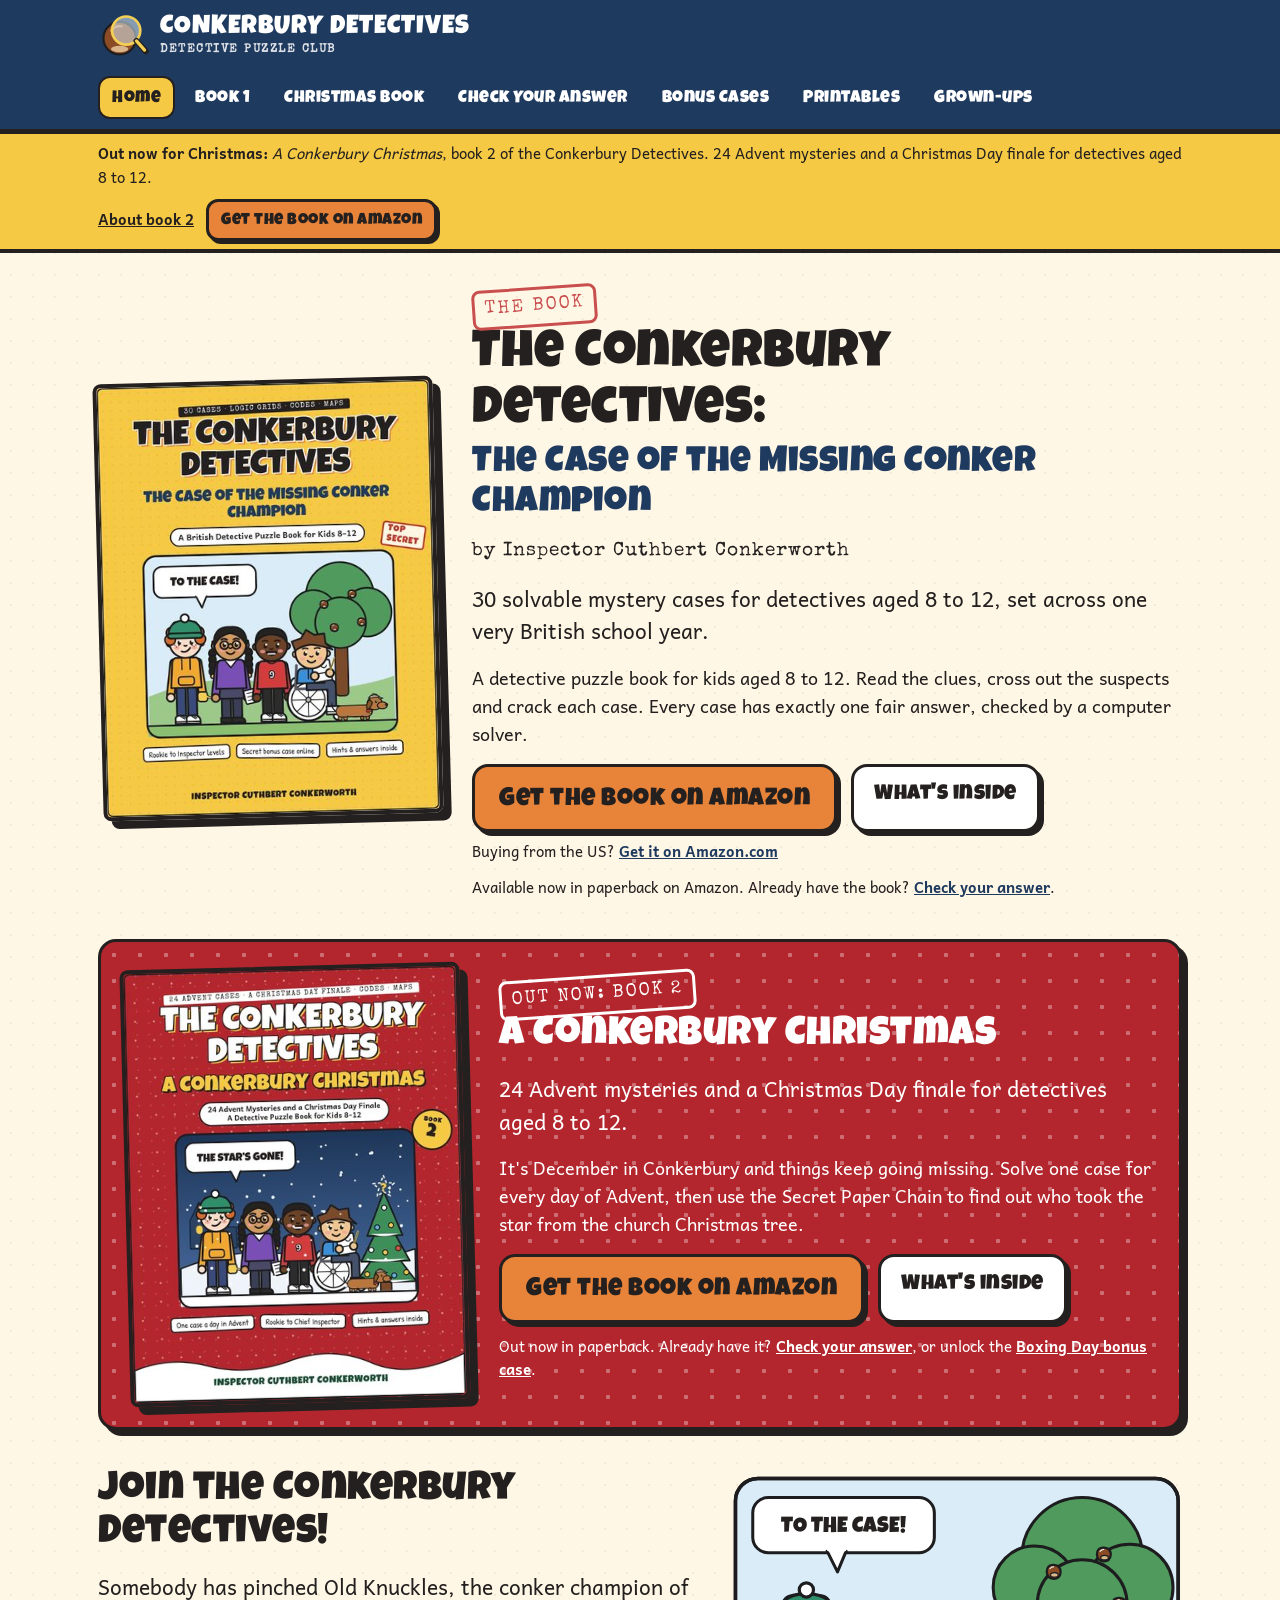
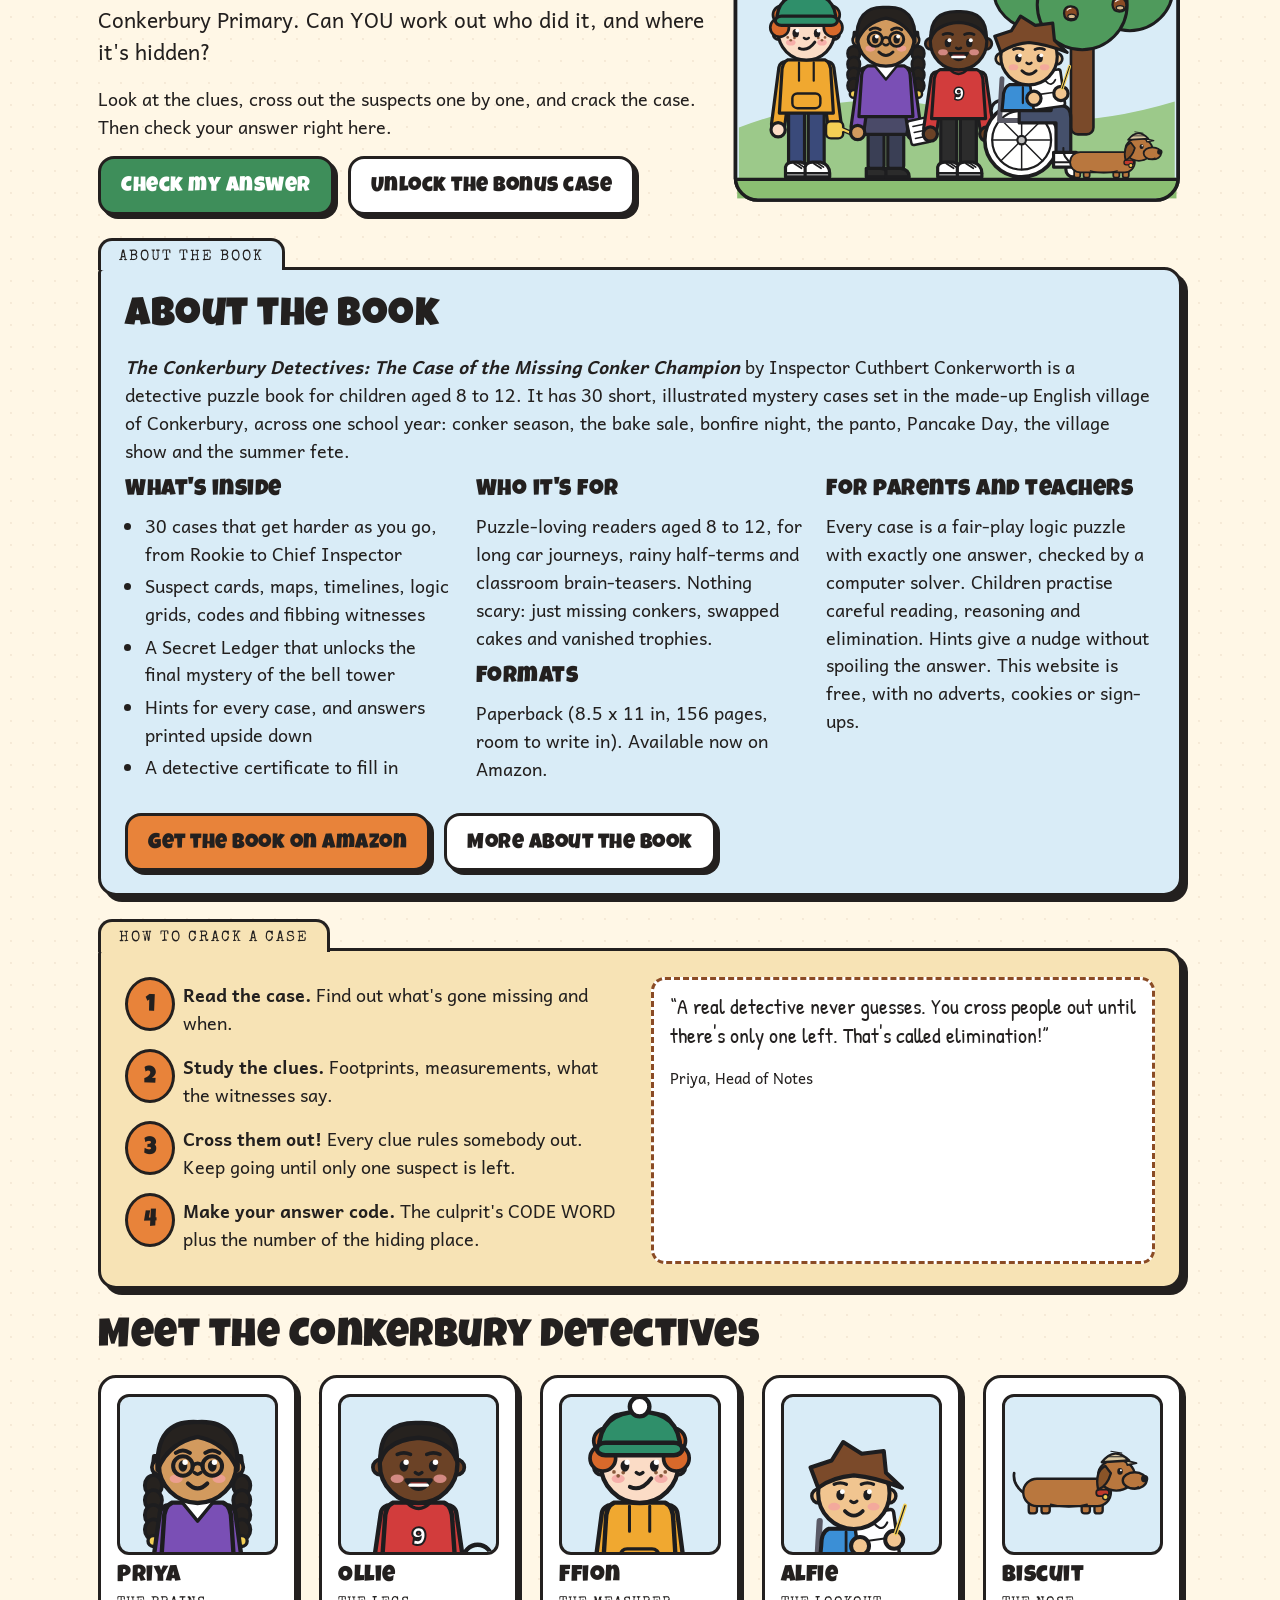
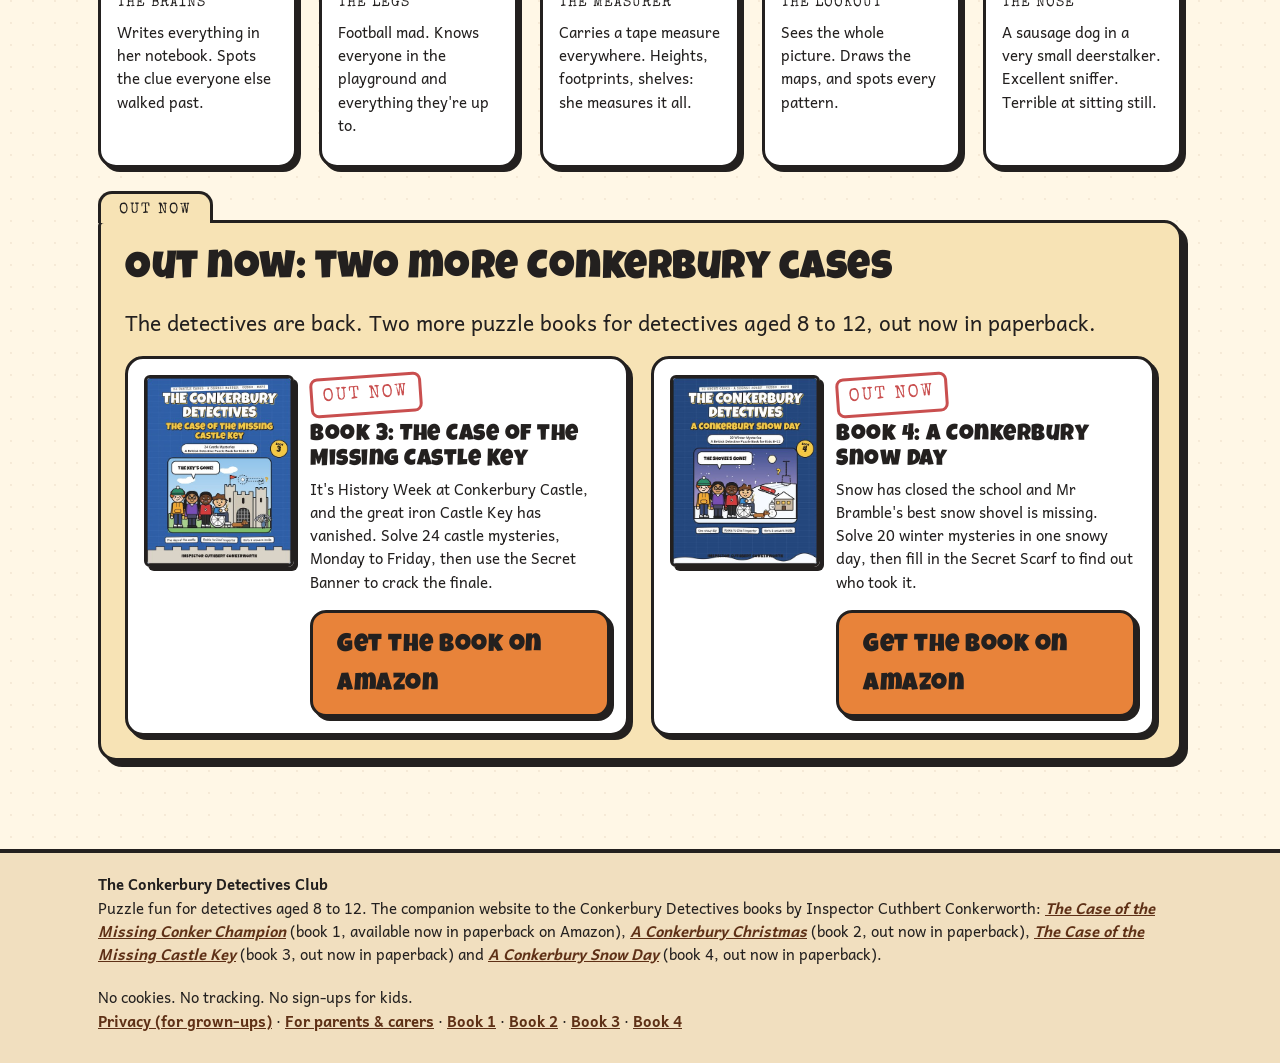
<file: index.html>
<!doctype html>
<html lang="en-GB">
<head>
<meta charset="utf-8">
<meta name="viewport" content="width=device-width, initial-scale=1">
<title>The Conkerbury Detectives | Detective Puzzle Books for Kids 8-12, including A Conkerbury Christmas</title>
<meta name="description" content="The Conkerbury Detectives puzzle books by Inspector Cuthbert Conkerworth for kids 8 to 12: The Case of the Missing Conker Champion, A Conkerbury Christmas, The Case of the Missing Castle Key and A Conkerbury Snow Day. Free answer checker and bonus cases.">
<meta name="referrer" content="no-referrer">
<meta name="robots" content="index, follow, max-image-preview:large">
<meta http-equiv="Content-Security-Policy" content="default-src 'self'; img-src 'self' data:; style-src 'self' 'unsafe-inline'; script-src 'self'; form-action 'none'; base-uri 'none'">
<link rel="canonical" href="https://conkerburydetectives.co.uk/">
<meta property="og:type" content="website">
<meta property="og:site_name" content="The Conkerbury Detectives Club">
<meta property="og:locale" content="en_GB">
<meta property="og:title" content="The Conkerbury Detectives | Detective Puzzle Books for Kids 8-12, including A Conkerbury Christmas">
<meta property="og:description" content="The Conkerbury Detectives puzzle books by Inspector Cuthbert Conkerworth for kids 8 to 12: The Case of the Missing Conker Champion, A Conkerbury Christmas, The Case of the Missing Castle Key and A Conkerbury Snow Day. Free answer checker and bonus cases.">
<meta property="og:url" content="https://conkerburydetectives.co.uk/">
<meta property="og:image" content="https://conkerburydetectives.co.uk/img/og-cover.jpg">
<meta property="og:image:width" content="1200">
<meta property="og:image:height" content="630">
<meta property="og:image:alt" content="Cover of The Conkerbury Detectives: The Case of the Missing Conker Champion by Inspector Cuthbert Conkerworth">
<meta name="twitter:card" content="summary_large_image">
<meta name="twitter:title" content="The Conkerbury Detectives | Detective Puzzle Books for Kids 8-12, including A Conkerbury Christmas">
<meta name="twitter:description" content="The Conkerbury Detectives puzzle books by Inspector Cuthbert Conkerworth for kids 8 to 12: The Case of the Missing Conker Champion, A Conkerbury Christmas, The Case of the Missing Castle Key and A Conkerbury Snow Day. Free answer checker and bonus cases.">
<meta name="twitter:image" content="https://conkerburydetectives.co.uk/img/og-cover.jpg">
<meta name="twitter:image:alt" content="Cover of The Conkerbury Detectives: The Case of the Missing Conker Champion by Inspector Cuthbert Conkerworth">
<link rel="stylesheet" href="style.css">
<link rel="icon" href="data:image/svg+xml,<svg xmlns='http://www.w3.org/2000/svg' viewBox='6 8 96 84'><circle cx='46.0' cy='54.0' r='30.0' fill='%238a4b25' stroke='%231d1d1f' stroke-width='4' /><path d='M30,40 Q38,30 50,32' fill='none' stroke='%23c98a5a' stroke-width='4' stroke-linejoin='round' stroke-linecap='round' /><ellipse cx='46.0' cy='74.0' rx='16.0' ry='6.0' fill='%23d9b48a' stroke='%231d1d1f' stroke-width='0' /><circle cx='58.0' cy='40.0' r='26.0' fill='rgba(217,236,247,.55)' stroke='%23F3CF55' stroke-width='5' /><path d='M77,59 L94,78' fill='none' stroke='%2323201f' stroke-width='11' stroke-linejoin='round' stroke-linecap='round' /><path d='M77,59 L92,76' fill='none' stroke='%23F3CF55' stroke-width='6' stroke-linejoin='round' stroke-linecap='round' /></svg>">
<script type="application/ld+json">
{
 "@context": "https://schema.org",
 "@graph": [
  {
   "@type": "Organization",
   "@id": "https://conkerburydetectives.co.uk/#org",
   "name": "The Conkerbury Detectives Club",
   "url": "https://conkerburydetectives.co.uk/",
   "logo": "https://conkerburydetectives.co.uk/img/logo.png",
   "email": "hello@conkerburydetectives.co.uk"
  },
  {
   "@type": "WebSite",
   "@id": "https://conkerburydetectives.co.uk/#website",
   "name": "The Conkerbury Detectives Club",
   "url": "https://conkerburydetectives.co.uk/",
   "inLanguage": "en-GB",
   "publisher": {
    "@id": "https://conkerburydetectives.co.uk/#org"
   },
   "description": "The companion website to the Conkerbury Detectives puzzle books for children aged 8 to 12."
  },
  {
   "@type": "WebPage",
   "@id": "https://conkerburydetectives.co.uk/#page",
   "url": "https://conkerburydetectives.co.uk/",
   "name": "The Conkerbury Detectives | Detective Puzzle Books for Kids 8-12, including A Conkerbury Christmas",
   "description": "The Conkerbury Detectives puzzle books by Inspector Cuthbert Conkerworth for kids 8 to 12: The Case of the Missing Conker Champion, A Conkerbury Christmas, The Case of the Missing Castle Key and A Conkerbury Snow Day. Free answer checker and bonus cases.",
   "isPartOf": {
    "@id": "https://conkerburydetectives.co.uk/#website"
   },
   "inLanguage": "en-GB",
   "about": [
    {
     "@id": "https://conkerburydetectives.co.uk/book.html#book"
    },
    {
     "@id": "https://conkerburydetectives.co.uk/christmas.html#book"
    },
    {
     "@id": "https://conkerburydetectives.co.uk/#book3"
    },
    {
     "@id": "https://conkerburydetectives.co.uk/#book4"
    }
   ]
  },
  {
   "@type": "Book",
   "@id": "https://conkerburydetectives.co.uk/book.html#book",
   "name": "The Conkerbury Detectives: The Case of the Missing Conker Champion",
   "alternateName": "The Case of the Missing Conker Champion",
   "url": "https://conkerburydetectives.co.uk/book.html",
   "image": "https://conkerburydetectives.co.uk/img/book-cover-800.jpg",
   "author": {
    "@type": "Person",
    "name": "Inspector Cuthbert Conkerworth"
   },
   "description": "A detective puzzle book for children aged 8 to 12: 30 solvable mystery cases for detectives aged 8 to 12, set across one very British school year. Every case is a fair-play elimination puzzle with exactly one answer, checked by a computer solver.",
   "genre": [
    "Children's mystery",
    "Puzzle book",
    "Activity book"
   ],
   "audience": {
    "@type": "PeopleAudience",
    "suggestedMinAge": 8,
    "suggestedMaxAge": 12
   },
   "typicalAgeRange": "8-12",
   "inLanguage": "en-GB",
   "isFamilyFriendly": true,
   "bookFormat": "https://schema.org/Paperback",
   "numberOfPages": 156,
   "isbn": "9798167008014",
   "isPartOf": {
    "@id": "https://conkerburydetectives.co.uk/#series"
   },
   "position": 1,
   "publisher": {
    "@id": "https://conkerburydetectives.co.uk/#org"
   },
   "sameAs": [
    "https://www.amazon.co.uk/dp/B0HQ1LMJGX",
    "https://www.amazon.com/dp/B0HQ1LMJGX"
   ],
   "offers": [
    {
     "@type": "Offer",
     "url": "https://www.amazon.co.uk/dp/B0HQ1LMJGX",
     "availability": "https://schema.org/InStock",
     "itemCondition": "https://schema.org/NewCondition",
     "seller": {
      "@type": "Organization",
      "name": "Amazon.co.uk"
     }
    },
    {
     "@type": "Offer",
     "url": "https://www.amazon.com/dp/B0HQ1LMJGX",
     "availability": "https://schema.org/InStock",
     "itemCondition": "https://schema.org/NewCondition",
     "seller": {
      "@type": "Organization",
      "name": "Amazon.com"
     }
    }
   ]
  },
  {
   "@type": "Book",
   "@id": "https://conkerburydetectives.co.uk/christmas.html#book",
   "name": "The Conkerbury Detectives: A Conkerbury Christmas",
   "alternateName": "A Conkerbury Christmas",
   "url": "https://conkerburydetectives.co.uk/christmas.html",
   "image": "https://conkerburydetectives.co.uk/img/book2-cover-800.jpg",
   "author": {
    "@type": "Person",
    "name": "Inspector Cuthbert Conkerworth"
   },
   "description": "A Christmas detective puzzle book for children aged 8 to 12: 24 Advent mysteries and a Christmas Day finale for detectives aged 8 to 12. One case for every day of Advent, then a Christmas Day finale solved with the Secret Paper Chain. Every case is a fair-play puzzle with exactly one answer, checked by a computer solver.",
   "genre": [
    "Children's mystery",
    "Puzzle book",
    "Activity book",
    "Christmas"
   ],
   "audience": {
    "@type": "PeopleAudience",
    "suggestedMinAge": 8,
    "suggestedMaxAge": 12
   },
   "typicalAgeRange": "8-12",
   "inLanguage": "en-GB",
   "isFamilyFriendly": true,
   "bookFormat": "https://schema.org/Paperback",
   "numberOfPages": 120,
   "isPartOf": {
    "@id": "https://conkerburydetectives.co.uk/#series"
   },
   "position": 2,
   "publisher": {
    "@id": "https://conkerburydetectives.co.uk/#org"
   },
   "sameAs": [
    "https://www.amazon.co.uk/dp/B0HQWWLQHN"
   ],
   "offers": {
    "@type": "Offer",
    "url": "https://www.amazon.co.uk/dp/B0HQWWLQHN",
    "availability": "https://schema.org/InStock"
   }
  },
  {
   "@type": "Book",
   "@id": "https://conkerburydetectives.co.uk/#book3",
   "name": "The Conkerbury Detectives: The Case of the Missing Castle Key",
   "alternateName": "The Case of the Missing Castle Key",
   "url": "https://conkerburydetectives.co.uk/#book3",
   "image": "https://conkerburydetectives.co.uk/img/book3-cover-800.jpg",
   "author": {
    "@type": "Person",
    "name": "Inspector Cuthbert Conkerworth"
   },
   "description": "A detective puzzle book for children aged 8 to 12. It's History Week at Conkerbury Castle, and the great iron Castle Key has vanished. Solve 24 castle mysteries, Monday to Friday, then use the Secret Banner to crack the finale.",
   "genre": [
    "Children's mystery",
    "Puzzle book",
    "Activity book"
   ],
   "audience": {
    "@type": "PeopleAudience",
    "suggestedMinAge": 8,
    "suggestedMaxAge": 12
   },
   "typicalAgeRange": "8-12",
   "inLanguage": "en-GB",
   "isFamilyFriendly": true,
   "bookFormat": "https://schema.org/Paperback",
   "isbn": "9798144808101",
   "isPartOf": {
    "@id": "https://conkerburydetectives.co.uk/#series"
   },
   "position": 3,
   "publisher": {
    "@id": "https://conkerburydetectives.co.uk/#org"
   },
   "sameAs": [
    "https://www.amazon.co.uk/dp/B0HSLJS7NC",
    "https://www.amazon.com/dp/B0HSLJS7NC"
   ],
   "offers": {
    "@type": "Offer",
    "url": "https://www.amazon.co.uk/dp/B0HSLJS7NC",
    "availability": "https://schema.org/InStock",
    "itemCondition": "https://schema.org/NewCondition",
    "seller": {
     "@type": "Organization",
     "name": "Amazon.co.uk"
    }
   }
  },
  {
   "@type": "Book",
   "@id": "https://conkerburydetectives.co.uk/#book4",
   "name": "The Conkerbury Detectives: A Conkerbury Snow Day",
   "alternateName": "A Conkerbury Snow Day",
   "url": "https://conkerburydetectives.co.uk/#book4",
   "image": "https://conkerburydetectives.co.uk/img/book4-cover-800.jpg",
   "author": {
    "@type": "Person",
    "name": "Inspector Cuthbert Conkerworth"
   },
   "description": "A detective puzzle book for children aged 8 to 12. Snow has closed the school and Mr Bramble's best snow shovel is missing. Solve 20 winter mysteries in one snowy day, then fill in the Secret Scarf to find out who took it.",
   "genre": [
    "Children's mystery",
    "Puzzle book",
    "Activity book"
   ],
   "audience": {
    "@type": "PeopleAudience",
    "suggestedMinAge": 8,
    "suggestedMaxAge": 12
   },
   "typicalAgeRange": "8-12",
   "inLanguage": "en-GB",
   "isFamilyFriendly": true,
   "bookFormat": "https://schema.org/Paperback",
   "isbn": "9798144810210",
   "isPartOf": {
    "@id": "https://conkerburydetectives.co.uk/#series"
   },
   "position": 4,
   "publisher": {
    "@id": "https://conkerburydetectives.co.uk/#org"
   },
   "sameAs": [
    "https://www.amazon.co.uk/dp/B0HSLGW7PN",
    "https://www.amazon.com/dp/B0HSLGW7PN"
   ],
   "offers": {
    "@type": "Offer",
    "url": "https://www.amazon.co.uk/dp/B0HSLGW7PN",
    "availability": "https://schema.org/InStock",
    "itemCondition": "https://schema.org/NewCondition",
    "seller": {
     "@type": "Organization",
     "name": "Amazon.co.uk"
    }
   }
  },
  {
   "@type": "BookSeries",
   "@id": "https://conkerburydetectives.co.uk/#series",
   "name": "The Conkerbury Detectives",
   "author": {
    "@type": "Person",
    "name": "Inspector Cuthbert Conkerworth"
   },
   "hasPart": [
    {
     "@id": "https://conkerburydetectives.co.uk/book.html#book"
    },
    {
     "@id": "https://conkerburydetectives.co.uk/christmas.html#book"
    },
    {
     "@id": "https://conkerburydetectives.co.uk/#book3"
    },
    {
     "@id": "https://conkerburydetectives.co.uk/#book4"
    }
   ]
  }
 ]
}
</script>
<script src="data/book.js"></script>
<script src="app.js" defer></script>
</head>
<body>
<a class="skip" href="#main">Skip to the case</a>
<header class="site"><div class="wrap">
<a class="brand" href="index.html"><svg xmlns="http://www.w3.org/2000/svg" viewBox="6 8 96 84"><circle cx="46.0" cy="54.0" r="30.0" fill="#8a4b25" stroke="#1d1d1f" stroke-width="4" /><path d="M30,40 Q38,30 50,32" fill="none" stroke="#c98a5a" stroke-width="4" stroke-linejoin="round" stroke-linecap="round" /><ellipse cx="46.0" cy="74.0" rx="16.0" ry="6.0" fill="#d9b48a" stroke="#1d1d1f" stroke-width="0" /><circle cx="58.0" cy="40.0" r="26.0" fill="rgba(217,236,247,.55)" stroke="#F3CF55" stroke-width="5" /><path d="M77,59 L94,78" fill="none" stroke="#23201f" stroke-width="11" stroke-linejoin="round" stroke-linecap="round" /><path d="M77,59 L92,76" fill="none" stroke="#F3CF55" stroke-width="6" stroke-linejoin="round" stroke-linecap="round" /></svg><span><b>CONKERBURY DETECTIVES</b><small>DETECTIVE PUZZLE CLUB</small></span></a>
<nav class="main" aria-label="Main"><a href="index.html" aria-current="page">Home</a><a href="book.html">Book 1</a><a href="christmas.html">Christmas Book</a><a href="check.html">Check Your Answer</a><a href="bonus.html">Bonus Cases</a><a href="printables.html">Printables</a><a href="parents.html">Grown-ups</a></nav></div></header>
<div class="bookbar"><div class="wrap"><span><b>Out now for Christmas:</b> <i>A Conkerbury Christmas</i>, book 2 of the Conkerbury Detectives. 24 Advent mysteries and a Christmas Day finale for detectives aged 8 to 12.</span>
<span class="bb-btns"><a href="christmas.html">About book 2</a> <a class="btn buy sm" data-book2-link href="https://www.amazon.co.uk/dp/B0HQWWLQHN" rel="noopener">Get the book on Amazon</a></span></div></div>
<main id="main">

<section class="bookhero" aria-labelledby="book-h1">
 <a class="cover" href="book.html"><img src="img/book-cover-400.jpg" srcset="img/book-cover-400.jpg 400w, img/book-cover-800.jpg 800w" sizes="(max-width: 760px) 70vw, 340px" width="400" height="517" alt="Cover of The Conkerbury Detectives: The Case of the Missing Conker Champion by Inspector Cuthbert Conkerworth: Ffion, Priya, Ollie, Alfie and Biscuit the sausage dog under a conker tree"></a>
 <div>
  <span class="stamp red">The book</span>
  <h1 id="book-h1">The Conkerbury Detectives: <span class="t2">The Case of the Missing Conker Champion</span></h1>
  <p class="byline">by Inspector Cuthbert Conkerworth</p>
  <p class="lead">30 solvable mystery cases for detectives aged 8 to 12, set across one very British school year.</p>
  <p>A detective puzzle book for kids aged 8 to 12. Read the clues, cross out the suspects and crack each case. Every case has exactly one fair answer, checked by a computer solver.</p>
  <div class="btns"><a class="btn buy big" data-book-link href="https://www.amazon.co.uk/dp/B0HQ1LMJGX" rel="noopener">Get the book on Amazon</a><a class="btn alt" href="book.html">What's inside</a></div><p class="small us-link" style="margin-top:8px">Buying from the US? <a href="https://www.amazon.com/dp/B0HQ1LMJGX" rel="noopener">Get it on Amazon.com</a></p>
  <p class="small" style="margin-top:12px">Available now in paperback on Amazon. Already have the book? <a href="check.html">Check your answer</a>.</p>
 </div>
</section>

<section class="bookhero xmasbox" aria-labelledby="xmas-h2">
 <a class="cover" href="christmas.html"><img src="img/book2-cover-400.jpg" srcset="img/book2-cover-400.jpg 400w, img/book2-cover-800.jpg 800w" sizes="(max-width: 760px) 70vw, 340px" width="400" height="517" alt="Cover of The Conkerbury Detectives: A Conkerbury Christmas by Inspector Cuthbert Conkerworth"></a>
 <div>
  <span class="stamp red">Out now: book 2</span>
  <h2 id="xmas-h2">A Conkerbury Christmas</h2>
  <p class="lead">24 Advent mysteries and a Christmas Day finale for detectives aged 8 to 12.</p>
  <p>It's December in Conkerbury and things keep going missing. Solve one case for every day of Advent, then use the Secret Paper Chain to find out who took the star from the church Christmas tree.</p>
  <div class="btns"><a class="btn buy big" data-book2-link href="https://www.amazon.co.uk/dp/B0HQWWLQHN" rel="noopener">Get the book on Amazon</a><a class="btn alt" href="christmas.html">What's inside</a></div>
  <p class="small" style="margin-top:12px">Out now in paperback. Already have it? <a href="check.html">Check your answer</a>, or unlock the <a href="boxing-day.html">Boxing Day bonus case</a>.</p>
 </div>
</section>

<section class="hero club">
 <div>
  <h2>Join the Conkerbury Detectives!</h2>
  <p class="lead">Somebody has pinched Old Knuckles, the conker champion of Conkerbury Primary. Can YOU work out who did it, and where it's hidden?</p>
  <p>Look at the clues, cross out the suspects one by one, and crack the case. Then check your answer right here.</p>
  <div class="btns"><a class="btn go" href="check.html">Check my answer</a><a class="btn alt" href="bonus.html">Unlock the bonus case</a></div>
 </div>
 <div class="art"><svg role="img" aria-label="The Conkerbury Detectives: Ffion, Priya, Ollie and Alfie with Biscuit the sausage dog, under a big conker tree" xmlns="http://www.w3.org/2000/svg" viewBox="0 0 520 380"><rect x="4.0" y="4.0" width="512.0" height="372.0" rx="26" fill="#d9ecf7" stroke="#1d1d1f" stroke-width="4" /><path d="M8,292 Q140,242 260,272 T512,262 L512,372 L8,372 Z" fill="#9cc98a" stroke="#1d1d1f" stroke-width="0" stroke-linejoin="round" stroke-linecap="round" /><rect x="392.0" y="120.0" width="26.0" height="180.0" rx="8" fill="#7a4a2a" stroke="#1d1d1f" stroke-width="3" /><circle cx="405.0" cy="96.0" r="70.0" fill="#4f9a5c" stroke="#1d1d1f" stroke-width="3.5" /><circle cx="350.0" cy="130.0" r="48.0" fill="#4f9a5c" stroke="#1d1d1f" stroke-width="3.5" /><circle cx="460.0" cy="130.0" r="50.0" fill="#4f9a5c" stroke="#1d1d1f" stroke-width="3.5" /><circle cx="405.0" cy="150.0" r="52.0" fill="#4f9a5c" stroke="#1d1d1f" stroke-width="3.5" /><path d="M364,112 Q364,103.6 372,104 Q380.4,104.4 380,112.8 Q379.2,120 372,120 Q364.4,119.6 364,112 Z" fill="#8A4B25" stroke="#1d1d1f" stroke-width="2.6" stroke-linejoin="round" stroke-linecap="round" /><ellipse cx="372.8" cy="115.6" rx="4.4" ry="2.6" fill="#D9B98C" stroke="#1d1d1f" stroke-width="1.4" /><path d="M367.6,108.4 Q369.6,106.0 372,106.24" fill="none" stroke="#FFFFFF" stroke-width="1.2" stroke-linejoin="round" stroke-linecap="round" /><path d="M422,92 Q422,83.6 430,84 Q438.4,84.4 438,92.8 Q437.2,100 430,100 Q422.4,99.6 422,92 Z" fill="#8A4B25" stroke="#1d1d1f" stroke-width="2.6" stroke-linejoin="round" stroke-linecap="round" /><ellipse cx="430.8" cy="95.6" rx="4.4" ry="2.6" fill="#D9B98C" stroke="#1d1d1f" stroke-width="1.4" /><path d="M425.6,88.4 Q427.6,86.0 430,86.24" fill="none" stroke="#FFFFFF" stroke-width="1.2" stroke-linejoin="round" stroke-linecap="round" /><path d="M440,150 Q440,141.6 448,142 Q456.4,142.4 456,150.8 Q455.2,158 448,158 Q440.4,157.6 440,150 Z" fill="#8A4B25" stroke="#1d1d1f" stroke-width="2.6" stroke-linejoin="round" stroke-linecap="round" /><ellipse cx="448.8" cy="153.6" rx="4.4" ry="2.6" fill="#D9B98C" stroke="#1d1d1f" stroke-width="1.4" /><path d="M443.6,146.4 Q445.6,144.0 448,144.24" fill="none" stroke="#FFFFFF" stroke-width="1.2" stroke-linejoin="round" stroke-linecap="round" /><path d="M384,160 Q384,151.6 392,152 Q400.4,152.4 400,160.8 Q399.2,168 392,168 Q384.4,167.6 384,160 Z" fill="#8A4B25" stroke="#1d1d1f" stroke-width="2.6" stroke-linejoin="round" stroke-linecap="round" /><ellipse cx="392.8" cy="163.6" rx="4.4" ry="2.6" fill="#D9B98C" stroke="#1d1d1f" stroke-width="1.4" /><path d="M387.6,156.4 Q389.6,154.0 392,154.24" fill="none" stroke="#FFFFFF" stroke-width="1.2" stroke-linejoin="round" stroke-linecap="round" /><rect x="6.0" y="350.0" width="508.0" height="24.0" rx="0" fill="#8bbf72" stroke="#1d1d1f" stroke-width="0" /><path d="M6,352 L514,352" fill="none" stroke="#1d1d1f" stroke-width="3.5" stroke-linejoin="round" stroke-linecap="round" /><rect x="4.0" y="4.0" width="512.0" height="372.0" rx="26" fill="none" stroke="#1d1d1f" stroke-width="4" /><svg x="15.0" y="102.08000000000001" width="142.0" height="249.92" viewBox="-50 -174 100 176" overflow="visible"><g><rect x="-14.5" y="-58.0" width="13.0" height="52.0" rx="3" fill="#3a4a7a" stroke="#1d1d1f" stroke-width="2.6" /><rect x="1.5" y="-58.0" width="13.0" height="52.0" rx="3" fill="#3a4a7a" stroke="#1d1d1f" stroke-width="2.6" /><path d="M-17.0,0 L-17.0,-8 Q-16.0,-12 -11.0,-12 L-4.0,-12 Q3.0,-10 3.0,-3 L3.0,0 Z" fill="#FFFFFF" stroke="#1d1d1f" stroke-width="2.6" stroke-linejoin="round" stroke-linecap="round" /><path d="M-17.0,-3 L3.0,-3" fill="none" stroke="#1d1d1f" stroke-width="2" stroke-linejoin="round" stroke-linecap="round" /><path d="M-10.0,-11 L-4.0,-7 M-8.0,-12 L-2.0,-8" fill="none" stroke="#1d1d1f" stroke-width="1.4" stroke-linejoin="round" stroke-linecap="round" /><path d="M-1.0,0 L-1.0,-8 Q0.0,-12 5.0,-12 L12.0,-12 Q19.0,-10 19.0,-3 L19.0,0 Z" fill="#FFFFFF" stroke="#1d1d1f" stroke-width="2.6" stroke-linejoin="round" stroke-linecap="round" /><path d="M-1.0,-3 L19.0,-3" fill="none" stroke="#1d1d1f" stroke-width="2" stroke-linejoin="round" stroke-linecap="round" /><path d="M6.0,-11 L12.0,-7 M8.0,-12 L14.0,-8" fill="none" stroke="#1d1d1f" stroke-width="1.4" stroke-linejoin="round" stroke-linecap="round" /><path d="M-17.0,-88.39 L-23.0,-42.4116" fill="none" stroke="#1d1d1f" stroke-width="13.5" stroke-linejoin="round" stroke-linecap="round" /><path d="M-17.0,-88.39 L-23.0,-42.4116" fill="none" stroke="#f0a830" stroke-width="8.3" stroke-linejoin="round" stroke-linecap="round" /><circle cx="-23.0" cy="-38.4" r="5.8" fill="#FBDCC6" stroke="#1d1d1f" stroke-width="2.6" /><path d="M17.0,-88.39 L23.0,-42.4116" fill="none" stroke="#1d1d1f" stroke-width="13.5" stroke-linejoin="round" stroke-linecap="round" /><path d="M17.0,-88.39 L23.0,-42.4116" fill="none" stroke="#f0a830" stroke-width="8.3" stroke-linejoin="round" stroke-linecap="round" /><circle cx="23.0" cy="-38.4" r="5.8" fill="#FBDCC6" stroke="#1d1d1f" stroke-width="2.6" /><path d="M-15.0,-95.39 Q-20.0,-93.39 -20.0,-84.39 L-22.0,-51.9784 L22.0,-51.9784 L20.0,-84.39 Q20.0,-93.39 15.0,-95.39 Z" fill="#f0a830" stroke="#1d1d1f" stroke-width="2.6" stroke-linejoin="round" stroke-linecap="round" /><path d="M-6,-93.39 L-6,-78.39 M6,-93.39 L6,-78.39" fill="none" stroke="#1d1d1f" stroke-width="1.8" stroke-linejoin="round" stroke-linecap="round" /><rect x="-11.4" y="-68.0" width="22.8" height="12.0" rx="4" fill="#f0a830" stroke="#1d1d1f" stroke-width="2" /><rect x="16.0" y="-45.4" width="14.0" height="14.0" rx="4" fill="#F3CF55" stroke="#1d1d1f" stroke-width="2" /><path d="M30.0,-38.4116 l14,6" fill="none" stroke="#F3CF55" stroke-width="3" stroke-linejoin="round" stroke-linecap="round" /><path d="M30.0,-39.9116 l14,6 M30.0,-36.9116 l14,6" fill="none" stroke="#1d1d1f" stroke-width="1" stroke-linejoin="round" stroke-linecap="round" /><circle cx="-22.5" cy="-116.4" r="4.6" fill="#FBDCC6" stroke="#1d1d1f" stroke-width="2.2" /><circle cx="22.5" cy="-116.4" r="4.6" fill="#FBDCC6" stroke="#1d1d1f" stroke-width="2.2" /><ellipse cx="0.0" cy="-118.2" rx="23.0" ry="23.0" fill="#FBDCC6" stroke="#1d1d1f" stroke-width="2.6" /><ellipse cx="-12.7" cy="-109.5" rx="3.9" ry="2.5" fill="#F4A0A0" stroke="#1d1d1f" stroke-width="0" opacity="0.75"/><ellipse cx="12.7" cy="-109.5" rx="3.9" ry="2.5" fill="#F4A0A0" stroke="#1d1d1f" stroke-width="0" opacity="0.75"/><circle cx="-9.7" cy="-113.2" r="1.1" fill="#8a5a3c" stroke="#1d1d1f" stroke-width="0" /><circle cx="-12.7" cy="-111.3" r="1.1" fill="#8a5a3c" stroke="#1d1d1f" stroke-width="0" /><circle cx="-15.2" cy="-113.6" r="1.1" fill="#8a5a3c" stroke="#1d1d1f" stroke-width="0" /><circle cx="9.7" cy="-113.2" r="1.1" fill="#8a5a3c" stroke="#1d1d1f" stroke-width="0" /><circle cx="12.7" cy="-111.3" r="1.1" fill="#8a5a3c" stroke="#1d1d1f" stroke-width="0" /><circle cx="15.2" cy="-113.6" r="1.1" fill="#8a5a3c" stroke="#1d1d1f" stroke-width="0" /><ellipse cx="-8.7" cy="-117.1" rx="2.6" ry="3.4" fill="#1d1d1f" stroke="#1d1d1f" stroke-width="0" /><circle cx="-7.4" cy="-119.3" r="1.6" fill="#FFFFFF" stroke="#1d1d1f" stroke-width="0" /><ellipse cx="8.7" cy="-117.1" rx="2.6" ry="3.4" fill="#1d1d1f" stroke="#1d1d1f" stroke-width="0" /><circle cx="10.0" cy="-119.3" r="1.6" fill="#FFFFFF" stroke="#1d1d1f" stroke-width="0" /><path d="M-12.65,-123.99 Q-8.74,-125.82999999999998 -4.83,-123.99" fill="none" stroke="#1d1d1f" stroke-width="2.2" stroke-linejoin="round" stroke-linecap="round" /><path d="M4.83,-123.99 Q8.74,-125.82999999999998 12.65,-123.99" fill="none" stroke="#1d1d1f" stroke-width="2.2" stroke-linejoin="round" stroke-linecap="round" /><path d="M-2,-113.17999999999999 Q0,-111.33999999999999 2,-113.17999999999999" fill="none" stroke="#1d1d1f" stroke-width="2" stroke-linejoin="round" stroke-linecap="round" /><path d="M-5.75,-104.74 Q1.1500000000000001,-101.74 6.8999999999999995,-109.74" fill="none" stroke="#1d1d1f" stroke-width="2.4" stroke-linejoin="round" stroke-linecap="round" /><circle cx="-21.8" cy="-121.7" r="7.6" fill="#D8692B" stroke="#1d1d1f" stroke-width="2.2" /><circle cx="-19.6" cy="-132.0" r="7.6" fill="#D8692B" stroke="#1d1d1f" stroke-width="2.2" /><circle cx="-11.5" cy="-140.1" r="7.6" fill="#D8692B" stroke="#1d1d1f" stroke-width="2.2" /><circle cx="0.0" cy="-143.1" r="7.6" fill="#D8692B" stroke="#1d1d1f" stroke-width="2.2" /><circle cx="11.5" cy="-140.1" r="7.6" fill="#D8692B" stroke="#1d1d1f" stroke-width="2.2" /><circle cx="19.6" cy="-132.0" r="7.6" fill="#D8692B" stroke="#1d1d1f" stroke-width="2.2" /><circle cx="21.8" cy="-121.7" r="7.6" fill="#D8692B" stroke="#1d1d1f" stroke-width="2.2" /><circle cx="-6.9" cy="-132.0" r="7.6" fill="#D8692B" stroke="#1d1d1f" stroke-width="2.2" /><circle cx="5.8" cy="-132.5" r="7.6" fill="#D8692B" stroke="#1d1d1f" stroke-width="2.2" /><path d="M-24.150000000000002,-126.28999999999999 Q-24.150000000000002,-149.29 0,-149.29 Q24.150000000000002,-149.29 24.150000000000002,-126.28999999999999 Z" fill="#2f8f6a" stroke="#1d1d1f" stroke-width="2.6" stroke-linejoin="round" stroke-linecap="round" /><rect x="-25.3" y="-130.9" width="50.6" height="7.4" rx="5" fill="#2f8f6a" stroke="#1d1d1f" stroke-width="2.6" /><circle cx="0.0" cy="-152.3" r="5.8" fill="#FFFFFF" stroke="#1d1d1f" stroke-width="2.6" /></g></svg><svg x="107.0" y="109.18" width="142.0" height="242.82" viewBox="-50 -169 100 171" overflow="visible"><g><path d="M-25.76,-117.83999999999999 Q-28.75,-99.44 -13.799999999999999,-99.44 L13.799999999999999,-99.44 Q28.75,-99.44 25.76,-117.83999999999999 Z" fill="#26221f" stroke="#1d1d1f" stroke-width="2.6" stroke-linejoin="round" stroke-linecap="round" /><ellipse cx="-26.2" cy="-100.6" rx="5.1" ry="6.0" fill="#26221f" stroke="#1d1d1f" stroke-width="2.2" /><ellipse cx="-26.2" cy="-91.8" rx="5.1" ry="6.0" fill="#26221f" stroke="#1d1d1f" stroke-width="2.2" /><ellipse cx="-26.2" cy="-83.1" rx="5.1" ry="6.0" fill="#26221f" stroke="#1d1d1f" stroke-width="2.2" /><ellipse cx="-26.2" cy="-74.4" rx="5.1" ry="6.0" fill="#26221f" stroke="#1d1d1f" stroke-width="2.2" /><circle cx="-26.2" cy="-67.6" r="3.2" fill="#F3CF55" stroke="#1d1d1f" stroke-width="2" /><ellipse cx="26.2" cy="-100.6" rx="5.1" ry="6.0" fill="#26221f" stroke="#1d1d1f" stroke-width="2.2" /><ellipse cx="26.2" cy="-91.8" rx="5.1" ry="6.0" fill="#26221f" stroke="#1d1d1f" stroke-width="2.2" /><ellipse cx="26.2" cy="-83.1" rx="5.1" ry="6.0" fill="#26221f" stroke="#1d1d1f" stroke-width="2.2" /><ellipse cx="26.2" cy="-74.4" rx="5.1" ry="6.0" fill="#26221f" stroke="#1d1d1f" stroke-width="2.2" /><circle cx="26.2" cy="-67.6" r="3.2" fill="#F3CF55" stroke="#1d1d1f" stroke-width="2" /><rect x="-14.5" y="-55.2" width="13.0" height="49.2" rx="3" fill="#3a3f55" stroke="#1d1d1f" stroke-width="2.6" /><rect x="1.5" y="-55.2" width="13.0" height="49.2" rx="3" fill="#3a3f55" stroke="#1d1d1f" stroke-width="2.6" /><path d="M-19.0,-55.1784 L-25.0,-34.7282 L25.0,-34.7282 L19.0,-55.1784 Z" fill="#4a4a68" stroke="#1d1d1f" stroke-width="2.6" stroke-linejoin="round" stroke-linecap="round" /><path d="M-16.0,0 L-16.0,-7 L-4.0,-7 Q3.0,-6 3.0,0 Z" fill="#2b2b2b" stroke="#1d1d1f" stroke-width="2.6" stroke-linejoin="round" stroke-linecap="round" /><path d="M0.0,0 L0.0,-7 L12.0,-7 Q19.0,-6 19.0,0 Z" fill="#2b2b2b" stroke="#1d1d1f" stroke-width="2.6" stroke-linejoin="round" stroke-linecap="round" /><path d="M-17.0,-83.39 L-23.0,-40.211600000000004" fill="none" stroke="#1d1d1f" stroke-width="13.5" stroke-linejoin="round" stroke-linecap="round" /><path d="M-17.0,-83.39 L-23.0,-40.211600000000004" fill="none" stroke="#7a4fb5" stroke-width="8.3" stroke-linejoin="round" stroke-linecap="round" /><circle cx="-23.0" cy="-36.2" r="5.8" fill="#D29A5E" stroke="#1d1d1f" stroke-width="2.6" /><path d="M17.0,-83.39 L23.0,-40.211600000000004" fill="none" stroke="#1d1d1f" stroke-width="13.5" stroke-linejoin="round" stroke-linecap="round" /><path d="M17.0,-83.39 L23.0,-40.211600000000004" fill="none" stroke="#7a4fb5" stroke-width="8.3" stroke-linejoin="round" stroke-linecap="round" /><circle cx="23.0" cy="-36.2" r="5.8" fill="#D29A5E" stroke="#1d1d1f" stroke-width="2.6" /><path d="M-15.0,-90.39 Q-20.0,-88.39 -20.0,-79.39 L-22.0,-49.1784 L22.0,-49.1784 L20.0,-79.39 Q20.0,-88.39 15.0,-90.39 Z" fill="#7a4fb5" stroke="#1d1d1f" stroke-width="2.6" stroke-linejoin="round" stroke-linecap="round" /><path d="M-9,-90.39 L0,-79.39 L9,-90.39" fill="#FFFFFF" stroke="#1d1d1f" stroke-width="2" stroke-linejoin="round" stroke-linecap="round" /><g transform="rotate(-12 23.0 -36.211600000000004)"><rect x="19.0" y="-46.2" width="16.0" height="20.0" rx="2" fill="#FFFFFF" stroke="#1d1d1f" stroke-width="2" /><path d="M23.0,-41.211600000000004 l9,0 M23.0,-36.211600000000004 l9,0 M23.0,-31.211600000000004 l7,0" fill="none" stroke="#1d1d1f" stroke-width="1.2" stroke-linejoin="round" stroke-linecap="round" /></g><circle cx="-22.5" cy="-111.4" r="4.6" fill="#D29A5E" stroke="#1d1d1f" stroke-width="2.2" /><circle cx="22.5" cy="-111.4" r="4.6" fill="#D29A5E" stroke="#1d1d1f" stroke-width="2.2" /><ellipse cx="0.0" cy="-113.2" rx="23.0" ry="23.0" fill="#D29A5E" stroke="#1d1d1f" stroke-width="2.6" /><ellipse cx="-12.7" cy="-104.5" rx="3.9" ry="2.5" fill="#F4A0A0" stroke="#1d1d1f" stroke-width="0" opacity="0.75"/><ellipse cx="12.7" cy="-104.5" rx="3.9" ry="2.5" fill="#F4A0A0" stroke="#1d1d1f" stroke-width="0" opacity="0.75"/><ellipse cx="-8.7" cy="-112.1" rx="2.6" ry="3.4" fill="#1d1d1f" stroke="#1d1d1f" stroke-width="0" /><circle cx="-7.4" cy="-114.3" r="1.6" fill="#FFFFFF" stroke="#1d1d1f" stroke-width="0" /><ellipse cx="8.7" cy="-112.1" rx="2.6" ry="3.4" fill="#1d1d1f" stroke="#1d1d1f" stroke-width="0" /><circle cx="10.0" cy="-114.3" r="1.6" fill="#FFFFFF" stroke="#1d1d1f" stroke-width="0" /><path d="M-12.879999999999999,-119.91 Q-8.74,-122.66999999999999 -4.6000000000000005,-119.91" fill="none" stroke="#1d1d1f" stroke-width="2.4" stroke-linejoin="round" stroke-linecap="round" /><path d="M4.6000000000000005,-119.91 Q8.74,-122.66999999999999 12.879999999999999,-119.91" fill="none" stroke="#1d1d1f" stroke-width="2.4" stroke-linejoin="round" stroke-linecap="round" /><path d="M-2,-108.17999999999999 Q0,-106.33999999999999 2,-108.17999999999999" fill="none" stroke="#1d1d1f" stroke-width="2" stroke-linejoin="round" stroke-linecap="round" /><path d="M-5.75,-101.74 Q0,-95.99 5.75,-101.74" fill="none" stroke="#1d1d1f" stroke-width="2.4" stroke-linejoin="round" stroke-linecap="round" /><path d="M-23.69,-109.78999999999999 Q-25.3,-139.69 0,-138.07999999999998 Q25.3,-139.69 23.69,-109.78999999999999 Q17.25,-125.89 0,-129.34 Q-17.25,-125.89 -23.69,-109.78999999999999 Z" fill="#26221f" stroke="#1d1d1f" stroke-width="2.6" stroke-linejoin="round" stroke-linecap="round" /><circle cx="-8.7" cy="-112.1" r="5.8" fill="none" stroke="#1d1d1f" stroke-width="2.4" /><circle cx="8.7" cy="-112.1" r="5.8" fill="none" stroke="#1d1d1f" stroke-width="2.4" /><path d="M-2.99,-112.08999999999999 Q0,-115.08999999999999 2.99,-112.08999999999999" fill="none" stroke="#1d1d1f" stroke-width="2.2" stroke-linejoin="round" stroke-linecap="round" /></g></svg><svg x="191.0" y="113.44" width="142.0" height="238.56" viewBox="-50 -166 100 168" overflow="visible"><g><rect x="-14.5" y="-53.5" width="13.0" height="47.5" rx="3" fill="#2c2c2c" stroke="#1d1d1f" stroke-width="2.6" /><rect x="1.5" y="-53.5" width="13.0" height="47.5" rx="3" fill="#2c2c2c" stroke="#1d1d1f" stroke-width="2.6" /><path d="M-17.0,0 L-17.0,-8 Q-16.0,-12 -11.0,-12 L-4.0,-12 Q3.0,-10 3.0,-3 L3.0,0 Z" fill="#FFFFFF" stroke="#1d1d1f" stroke-width="2.6" stroke-linejoin="round" stroke-linecap="round" /><path d="M-17.0,-3 L3.0,-3" fill="none" stroke="#1d1d1f" stroke-width="2" stroke-linejoin="round" stroke-linecap="round" /><path d="M-10.0,-11 L-4.0,-7 M-8.0,-12 L-2.0,-8" fill="none" stroke="#1d1d1f" stroke-width="1.4" stroke-linejoin="round" stroke-linecap="round" /><path d="M-1.0,0 L-1.0,-8 Q0.0,-12 5.0,-12 L12.0,-12 Q19.0,-10 19.0,-3 L19.0,0 Z" fill="#FFFFFF" stroke="#1d1d1f" stroke-width="2.6" stroke-linejoin="round" stroke-linecap="round" /><path d="M-1.0,-3 L19.0,-3" fill="none" stroke="#1d1d1f" stroke-width="2" stroke-linejoin="round" stroke-linecap="round" /><path d="M6.0,-11 L12.0,-7 M8.0,-12 L14.0,-8" fill="none" stroke="#1d1d1f" stroke-width="1.4" stroke-linejoin="round" stroke-linecap="round" /><path d="M-17.0,-80.39 L-23.0,-38.8916" fill="none" stroke="#1d1d1f" stroke-width="13.5" stroke-linejoin="round" stroke-linecap="round" /><path d="M-17.0,-80.39 L-23.0,-38.8916" fill="none" stroke="#d23c3c" stroke-width="8.3" stroke-linejoin="round" stroke-linecap="round" /><circle cx="-23.0" cy="-34.9" r="5.8" fill="#6B4226" stroke="#1d1d1f" stroke-width="2.6" /><path d="M17.0,-80.39 L23.0,-38.8916" fill="none" stroke="#1d1d1f" stroke-width="13.5" stroke-linejoin="round" stroke-linecap="round" /><path d="M17.0,-80.39 L23.0,-38.8916" fill="none" stroke="#d23c3c" stroke-width="8.3" stroke-linejoin="round" stroke-linecap="round" /><circle cx="23.0" cy="-34.9" r="5.8" fill="#6B4226" stroke="#1d1d1f" stroke-width="2.6" /><path d="M-15.0,-87.39 Q-20.0,-85.39 -20.0,-76.39 L-22.0,-47.4984 L22.0,-47.4984 L20.0,-76.39 Q20.0,-85.39 15.0,-87.39 Z" fill="#d23c3c" stroke="#1d1d1f" stroke-width="2.6" stroke-linejoin="round" stroke-linecap="round" /><path d="M-7,-87.39 Q0,-80.39 7,-87.39" fill="none" stroke="#1d1d1f" stroke-width="2" stroke-linejoin="round" stroke-linecap="round" /><text x="0" y="-62.39" font-family="Luckiest Guy" font-size="15" text-anchor="middle" fill="#FFFFFF" stroke="#1d1d1f" stroke-width="1.2">9</text><path d="M23.0,-34.8916 L31.0,-46.8916" fill="none" stroke="#1d1d1f" stroke-width="4.2" stroke-linejoin="round" stroke-linecap="round" /><circle cx="35.0" cy="-53.9" r="8.5" fill="#DFF3FB" stroke="#1d1d1f" stroke-width="2.6" /><circle cx="-22.5" cy="-108.4" r="4.6" fill="#6B4226" stroke="#1d1d1f" stroke-width="2.2" /><circle cx="22.5" cy="-108.4" r="4.6" fill="#6B4226" stroke="#1d1d1f" stroke-width="2.2" /><ellipse cx="0.0" cy="-110.2" rx="23.0" ry="23.0" fill="#6B4226" stroke="#1d1d1f" stroke-width="2.6" /><ellipse cx="-12.7" cy="-101.5" rx="3.9" ry="2.5" fill="#F4A0A0" stroke="#1d1d1f" stroke-width="0" opacity="0.75"/><ellipse cx="12.7" cy="-101.5" rx="3.9" ry="2.5" fill="#F4A0A0" stroke="#1d1d1f" stroke-width="0" opacity="0.75"/><ellipse cx="-8.7" cy="-109.1" rx="2.6" ry="3.4" fill="#1d1d1f" stroke="#1d1d1f" stroke-width="0" /><circle cx="-7.4" cy="-111.3" r="1.6" fill="#FFFFFF" stroke="#1d1d1f" stroke-width="0" /><ellipse cx="8.7" cy="-109.1" rx="2.6" ry="3.4" fill="#1d1d1f" stroke="#1d1d1f" stroke-width="0" /><circle cx="10.0" cy="-111.3" r="1.6" fill="#FFFFFF" stroke="#1d1d1f" stroke-width="0" /><path d="M-12.65,-115.99 Q-8.74,-117.82999999999998 -4.83,-115.99" fill="none" stroke="#1d1d1f" stroke-width="2.2" stroke-linejoin="round" stroke-linecap="round" /><path d="M4.83,-115.99 Q8.74,-117.82999999999998 12.65,-115.99" fill="none" stroke="#1d1d1f" stroke-width="2.2" stroke-linejoin="round" stroke-linecap="round" /><path d="M-2,-105.17999999999999 Q0,-103.33999999999999 2,-105.17999999999999" fill="none" stroke="#1d1d1f" stroke-width="2" stroke-linejoin="round" stroke-linecap="round" /><path d="M-7.36,-100.74 Q0,-90.0 7.36,-100.74 Z" fill="#7a2b2b" stroke="#1d1d1f" stroke-width="2.2" stroke-linejoin="round" stroke-linecap="round" /><path d="M-5.06,-97.74 L5.06,-97.74" fill="none" stroke="#FFFFFF" stroke-width="2" stroke-linejoin="round" stroke-linecap="round" /><path d="M-22.54,-112.53999999999999 Q-23.46,-135.54 0,-134.62 Q23.46,-135.54 22.54,-112.53999999999999 Q18.400000000000002,-124.5 0,-125.88 Q-18.400000000000002,-124.5 -22.54,-112.53999999999999 Z" fill="#26221f" stroke="#1d1d1f" stroke-width="2.6" stroke-linejoin="round" stroke-linecap="round" /></g></svg><svg x="286.68" y="121.96000000000001" width="130.64" height="230.04" viewBox="-40 -160 92 162" overflow="visible"><g><circle cx="-6.0" cy="-30.0" r="30.0" fill="#FFFFFF" stroke="#1d1d1f" stroke-width="3" /><circle cx="-6.0" cy="-30.0" r="24.0" fill="none" stroke="#1d1d1f" stroke-width="1.8" /><path d="M-6,-30 L18.0,-30.0" fill="none" stroke="#1d1d1f" stroke-width="1.2" stroke-linejoin="round" stroke-linecap="round" /><path d="M-6,-30 L11.0,-13.0" fill="none" stroke="#1d1d1f" stroke-width="1.2" stroke-linejoin="round" stroke-linecap="round" /><path d="M-6,-30 L-6.0,-6.0" fill="none" stroke="#1d1d1f" stroke-width="1.2" stroke-linejoin="round" stroke-linecap="round" /><path d="M-6,-30 L-23.0,-13.0" fill="none" stroke="#1d1d1f" stroke-width="1.2" stroke-linejoin="round" stroke-linecap="round" /><path d="M-6,-30 L-30.0,-30.0" fill="none" stroke="#1d1d1f" stroke-width="1.2" stroke-linejoin="round" stroke-linecap="round" /><path d="M-6,-30 L-23.0,-47.0" fill="none" stroke="#1d1d1f" stroke-width="1.2" stroke-linejoin="round" stroke-linecap="round" /><path d="M-6,-30 L-6.0,-54.0" fill="none" stroke="#1d1d1f" stroke-width="1.2" stroke-linejoin="round" stroke-linecap="round" /><path d="M-6,-30 L11.0,-47.0" fill="none" stroke="#1d1d1f" stroke-width="1.2" stroke-linejoin="round" stroke-linecap="round" /><circle cx="-6.0" cy="-30.0" r="3.5" fill="#bbbbbb" stroke="#1d1d1f" stroke-width="1.8" /><path d="M-22,-80 L-24,-46 L30,-46 L34,-10" fill="none" stroke="#5a5a66" stroke-width="4" stroke-linejoin="round" stroke-linecap="round" /><circle cx="36.0" cy="-6.0" r="6.0" fill="#FFFFFF" stroke="#1d1d1f" stroke-width="2.6" /><path d="M-8,-58 L26,-58 Q34,-58 34,-48 L34,-14 L22,-14 L22,-44 L-8,-44 Z" fill="#45506b" stroke="#1d1d1f" stroke-width="2.6" stroke-linejoin="round" stroke-linecap="round" /><path d="M20,-14 L20,-20 L38,-20 Q44,-18 44,-12 L44,-8 L20,-8 Z" fill="#FFFFFF" stroke="#1d1d1f" stroke-width="2.6" stroke-linejoin="round" stroke-linecap="round" /><path d="M20,-12 L44,-12" fill="none" stroke="#1d1d1f" stroke-width="1.6" stroke-linejoin="round" stroke-linecap="round" /><path d="M-16,-75.15 Q-21,-73.15 -21,-64.15 L-22,-54 L18,-54 L19,-64.15 Q19,-73.15 14,-75.15 Z" fill="#3b8fd6" stroke="#1d1d1f" stroke-width="2.6" stroke-linejoin="round" stroke-linecap="round" /><path d="M-5,-73.15 L-5,-60.150000000000006 M5,-73.15 L5,-60.150000000000006" fill="none" stroke="#1d1d1f" stroke-width="1.8" stroke-linejoin="round" stroke-linecap="round" /><g transform="rotate(-8 14 -68)"><rect x="2.0" y="-86.0" width="26.0" height="30.0" rx="2" fill="#FFFFFF" stroke="#1d1d1f" stroke-width="2.2" /><path d="M7,-78 q4,-6 8,0 t8,0 M7,-68 l14,0" fill="none" stroke="#1d1d1f" stroke-width="1.4" stroke-linejoin="round" stroke-linecap="round" /></g><circle cx="4.0" cy="-64.0" r="5.8" fill="#F1C590" stroke="#1d1d1f" stroke-width="2.6" /><circle cx="26.0" cy="-68.0" r="5.8" fill="#F1C590" stroke="#1d1d1f" stroke-width="2.6" /><path d="M27,-72 L33,-90" fill="none" stroke="#F3CF55" stroke-width="2.6" stroke-linejoin="round" stroke-linecap="round" /><path d="M27,-72 L33,-90" fill="none" stroke="#1d1d1f" stroke-width="0.8" stroke-linejoin="round" stroke-linecap="round" /><circle cx="-22.5" cy="-96.2" r="4.6" fill="#F1C590" stroke="#1d1d1f" stroke-width="2.2" /><circle cx="22.5" cy="-96.2" r="4.6" fill="#F1C590" stroke="#1d1d1f" stroke-width="2.2" /><ellipse cx="0.0" cy="-98.0" rx="23.0" ry="23.0" fill="#F1C590" stroke="#1d1d1f" stroke-width="2.6" /><ellipse cx="-12.7" cy="-89.3" rx="3.9" ry="2.5" fill="#F4A0A0" stroke="#1d1d1f" stroke-width="0" opacity="0.75"/><ellipse cx="12.7" cy="-89.3" rx="3.9" ry="2.5" fill="#F4A0A0" stroke="#1d1d1f" stroke-width="0" opacity="0.75"/><ellipse cx="-8.7" cy="-96.8" rx="2.6" ry="3.4" fill="#1d1d1f" stroke="#1d1d1f" stroke-width="0" /><circle cx="-7.4" cy="-99.0" r="1.6" fill="#FFFFFF" stroke="#1d1d1f" stroke-width="0" /><ellipse cx="8.7" cy="-96.8" rx="2.6" ry="3.4" fill="#1d1d1f" stroke="#1d1d1f" stroke-width="0" /><circle cx="10.0" cy="-99.0" r="1.6" fill="#FFFFFF" stroke="#1d1d1f" stroke-width="0" /><path d="M-12.65,-103.75 Q-8.74,-105.58999999999999 -4.83,-103.75" fill="none" stroke="#1d1d1f" stroke-width="2.2" stroke-linejoin="round" stroke-linecap="round" /><path d="M4.83,-103.75 Q8.74,-105.58999999999999 12.65,-103.75" fill="none" stroke="#1d1d1f" stroke-width="2.2" stroke-linejoin="round" stroke-linecap="round" /><path d="M-2,-92.94 Q0,-91.1 2,-92.94" fill="none" stroke="#1d1d1f" stroke-width="2" stroke-linejoin="round" stroke-linecap="round" /><path d="M-5.75,-86.5 Q0,-80.75 5.75,-86.5" fill="none" stroke="#1d1d1f" stroke-width="2.4" stroke-linejoin="round" stroke-linecap="round" /><path d="M-23.0,-101.5 L-27.9,-114.6 L-14.3,-119.1 L-6.9,-131.0 L5.1,-123.4 L19.3,-125.2 L20.7,-111.2 L31.0,-101.5 Q13.799999999999999,-108.35 0,-109.5 Q-13.799999999999999,-108.35 -23.0,-101.5 Z" fill="#7B4A2A" stroke="#1d1d1f" stroke-width="2.6" stroke-linejoin="round" stroke-linecap="round" /></g></svg><g transform="translate(430,350) scale(0.78)"><path d="M-46,-20 Q-62,-30 -60,-44" fill="none" stroke="#1d1d1f" stroke-width="3" stroke-linejoin="round" stroke-linecap="round" /><rect x="-44.0" y="-12.0" width="9.0" height="12.0" rx="3" fill="#B9773E" stroke="#1d1d1f" stroke-width="2.6" /><rect x="-30.0" y="-12.0" width="9.0" height="12.0" rx="3" fill="#B9773E" stroke="#1d1d1f" stroke-width="2.6" /><rect x="14.0" y="-12.0" width="9.0" height="12.0" rx="3" fill="#B9773E" stroke="#1d1d1f" stroke-width="2.6" /><rect x="28.0" y="-12.0" width="9.0" height="12.0" rx="3" fill="#B9773E" stroke="#1d1d1f" stroke-width="2.6" /><rect x="-50.0" y="-38.0" width="96.0" height="30.0" rx="15" fill="#B9773E" stroke="#1d1d1f" stroke-width="2.6" /><path d="M-20,-10 Q0,-4 20,-10" fill="none" stroke="#1d1d1f" stroke-width="1.8" stroke-linejoin="round" stroke-linecap="round" /><rect x="30.0" y="-26.0" width="14.0" height="7.0" rx="3" fill="#c0392b" stroke="#1d1d1f" stroke-width="2" /><circle cx="40.0" cy="-18.0" r="3.0" fill="#F3CF55" stroke="#1d1d1f" stroke-width="1.6" /><ellipse cx="52.0" cy="-42.0" rx="20.0" ry="17.0" fill="#B9773E" stroke="#1d1d1f" stroke-width="2.6" /><ellipse cx="72.0" cy="-36.0" rx="13.0" ry="9.0" fill="#B9773E" stroke="#1d1d1f" stroke-width="2.6" /><circle cx="83.0" cy="-38.0" r="4.0" fill="#1d1d1f" stroke="#1d1d1f" stroke-width="0" /><path d="M76,-29 Q71,-26 66,-28" fill="none" stroke="#1d1d1f" stroke-width="2" stroke-linejoin="round" stroke-linecap="round" /><ellipse cx="56.0" cy="-46.0" rx="3.0" ry="3.6" fill="#1d1d1f" stroke="#1d1d1f" stroke-width="0" /><circle cx="57.0" cy="-47.3" r="1.1" fill="#FFFFFF" stroke="#1d1d1f" stroke-width="0" /><path d="M40,-52 Q28,-46 32,-26 Q42,-30 46,-44 Z" fill="#8a5428" stroke="#1d1d1f" stroke-width="2.6" stroke-linejoin="round" stroke-linecap="round" /><path d="M36,-56 Q50,-74 66,-58 Z" fill="#d9c7a0" stroke="#1d1d1f" stroke-width="2.6" stroke-linejoin="round" stroke-linecap="round" /><path d="M62,-58 L74,-55 L64,-53 Z" fill="#d9c7a0" stroke="#1d1d1f" stroke-width="2" stroke-linejoin="round" stroke-linecap="round" /><path d="M42,-62 L60,-62 M46,-68 L58,-66" fill="none" stroke="#1d1d1f" stroke-width="1.2" stroke-linejoin="round" stroke-linecap="round" /></g><rect x="24.0" y="26.0" width="210.0" height="64.0" rx="18" fill="#FFFFFF" stroke="#1d1d1f" stroke-width="3.5" /><path d="M110,88 L122,112 L132,88" fill="#FFFFFF" stroke="#1d1d1f" stroke-width="3.5" stroke-linejoin="round" stroke-linecap="round" /><path d="M112,86 L130,86" fill="none" stroke="#FFFFFF" stroke-width="5" stroke-linejoin="round" stroke-linecap="round" /><text x="129" y="66" font-family="Luckiest Guy" font-size="25" text-anchor="middle" fill="#23201f">TO THE CASE!</text></svg></div>
</section>

<section class="folder sky" id="about-book" aria-labelledby="about-h"><span class="tab">ABOUT THE BOOK</span>
<h2 id="about-h">About the book</h2>
<p><b><i>The Conkerbury Detectives: The Case of the Missing Conker Champion</i></b> by Inspector Cuthbert Conkerworth is a detective puzzle book for children aged 8 to 12. It has 30 short, illustrated mystery cases set in the made-up English village of Conkerbury, across one school year: conker season, the bake sale, bonfire night, the panto, Pancake Day, the village show and the summer fete.</p>
<div class="grid g3">
 <div><h3>What's inside</h3><ul class="tight"><li>30 cases that get harder as you go, from Rookie to Chief Inspector</li><li>Suspect cards, maps, timelines, logic grids, codes and fibbing witnesses</li><li>A Secret Ledger that unlocks the final mystery of the bell tower</li><li>Hints for every case, and answers printed upside down</li><li>A detective certificate to fill in</li></ul></div>
 <div><h3>Who it's for</h3><p>Puzzle-loving readers aged 8 to 12, for long car journeys, rainy half-terms and classroom brain-teasers. Nothing scary: just missing conkers, swapped cakes and vanished trophies.</p><h3>Formats</h3><p>Paperback (8.5 x 11 in, 156 pages, room to write in). Available now on Amazon.</p></div>
 <div><h3>For parents and teachers</h3><p>Every case is a fair-play logic puzzle with exactly one answer, checked by a computer solver. Children practise careful reading, reasoning and elimination. Hints give a nudge without spoiling the answer. This website is free, with no adverts, cookies or sign-ups.</p></div>
</div>
<div class="btns"><a class="btn buy" data-book-link href="https://www.amazon.co.uk/dp/B0HQ1LMJGX" rel="noopener">Get the book on Amazon</a><a class="btn alt" href="book.html">More about the book</a></div>
</section>

<div class="folder manila"><span class="tab">HOW TO CRACK A CASE</span>
<div class="grid g2">
 <ol class="steps">
  <li><b>Read the case.</b> Find out what's gone missing and when.</li>
  <li><b>Study the clues.</b> Footprints, measurements, what the witnesses say.</li>
  <li><b>Cross them out!</b> Every clue rules somebody out. Keep going until only one suspect is left.</li>
  <li><b>Make your answer code.</b> The culprit's CODE WORD plus the number of the hiding place.</li>
 </ol>
 <div class="note"><p class="hand">&ldquo;A real detective never guesses. You cross people out until there's only one left. That's called elimination!&rdquo;</p><p class="small">Priya, Head of Notes</p></div>
</div></div>

<h2>Meet the Conkerbury Detectives</h2>
<div class="grid g4" style="grid-template-columns:repeat(auto-fit,minmax(150px,1fr))"><div class="card"><div class="pic"><svg xmlns="http://www.w3.org/2000/svg" viewBox="-46 -153 92 92"><g><path d="M-25.76,-117.83999999999999 Q-28.75,-99.44 -13.799999999999999,-99.44 L13.799999999999999,-99.44 Q28.75,-99.44 25.76,-117.83999999999999 Z" fill="#26221f" stroke="#1d1d1f" stroke-width="2.6" stroke-linejoin="round" stroke-linecap="round" /><ellipse cx="-26.2" cy="-100.6" rx="5.1" ry="6.0" fill="#26221f" stroke="#1d1d1f" stroke-width="2.2" /><ellipse cx="-26.2" cy="-91.8" rx="5.1" ry="6.0" fill="#26221f" stroke="#1d1d1f" stroke-width="2.2" /><ellipse cx="-26.2" cy="-83.1" rx="5.1" ry="6.0" fill="#26221f" stroke="#1d1d1f" stroke-width="2.2" /><ellipse cx="-26.2" cy="-74.4" rx="5.1" ry="6.0" fill="#26221f" stroke="#1d1d1f" stroke-width="2.2" /><circle cx="-26.2" cy="-67.6" r="3.2" fill="#F3CF55" stroke="#1d1d1f" stroke-width="2" /><ellipse cx="26.2" cy="-100.6" rx="5.1" ry="6.0" fill="#26221f" stroke="#1d1d1f" stroke-width="2.2" /><ellipse cx="26.2" cy="-91.8" rx="5.1" ry="6.0" fill="#26221f" stroke="#1d1d1f" stroke-width="2.2" /><ellipse cx="26.2" cy="-83.1" rx="5.1" ry="6.0" fill="#26221f" stroke="#1d1d1f" stroke-width="2.2" /><ellipse cx="26.2" cy="-74.4" rx="5.1" ry="6.0" fill="#26221f" stroke="#1d1d1f" stroke-width="2.2" /><circle cx="26.2" cy="-67.6" r="3.2" fill="#F3CF55" stroke="#1d1d1f" stroke-width="2" /><rect x="-14.5" y="-55.2" width="13.0" height="49.2" rx="3" fill="#3a3f55" stroke="#1d1d1f" stroke-width="2.6" /><rect x="1.5" y="-55.2" width="13.0" height="49.2" rx="3" fill="#3a3f55" stroke="#1d1d1f" stroke-width="2.6" /><path d="M-19.0,-55.1784 L-25.0,-34.7282 L25.0,-34.7282 L19.0,-55.1784 Z" fill="#4a4a68" stroke="#1d1d1f" stroke-width="2.6" stroke-linejoin="round" stroke-linecap="round" /><path d="M-16.0,0 L-16.0,-7 L-4.0,-7 Q3.0,-6 3.0,0 Z" fill="#2b2b2b" stroke="#1d1d1f" stroke-width="2.6" stroke-linejoin="round" stroke-linecap="round" /><path d="M0.0,0 L0.0,-7 L12.0,-7 Q19.0,-6 19.0,0 Z" fill="#2b2b2b" stroke="#1d1d1f" stroke-width="2.6" stroke-linejoin="round" stroke-linecap="round" /><path d="M-17.0,-83.39 L-23.0,-40.211600000000004" fill="none" stroke="#1d1d1f" stroke-width="13.5" stroke-linejoin="round" stroke-linecap="round" /><path d="M-17.0,-83.39 L-23.0,-40.211600000000004" fill="none" stroke="#7a4fb5" stroke-width="8.3" stroke-linejoin="round" stroke-linecap="round" /><circle cx="-23.0" cy="-36.2" r="5.8" fill="#D29A5E" stroke="#1d1d1f" stroke-width="2.6" /><path d="M17.0,-83.39 L23.0,-40.211600000000004" fill="none" stroke="#1d1d1f" stroke-width="13.5" stroke-linejoin="round" stroke-linecap="round" /><path d="M17.0,-83.39 L23.0,-40.211600000000004" fill="none" stroke="#7a4fb5" stroke-width="8.3" stroke-linejoin="round" stroke-linecap="round" /><circle cx="23.0" cy="-36.2" r="5.8" fill="#D29A5E" stroke="#1d1d1f" stroke-width="2.6" /><path d="M-15.0,-90.39 Q-20.0,-88.39 -20.0,-79.39 L-22.0,-49.1784 L22.0,-49.1784 L20.0,-79.39 Q20.0,-88.39 15.0,-90.39 Z" fill="#7a4fb5" stroke="#1d1d1f" stroke-width="2.6" stroke-linejoin="round" stroke-linecap="round" /><path d="M-9,-90.39 L0,-79.39 L9,-90.39" fill="#FFFFFF" stroke="#1d1d1f" stroke-width="2" stroke-linejoin="round" stroke-linecap="round" /><g transform="rotate(-12 23.0 -36.211600000000004)"><rect x="19.0" y="-46.2" width="16.0" height="20.0" rx="2" fill="#FFFFFF" stroke="#1d1d1f" stroke-width="2" /><path d="M23.0,-41.211600000000004 l9,0 M23.0,-36.211600000000004 l9,0 M23.0,-31.211600000000004 l7,0" fill="none" stroke="#1d1d1f" stroke-width="1.2" stroke-linejoin="round" stroke-linecap="round" /></g><circle cx="-22.5" cy="-111.4" r="4.6" fill="#D29A5E" stroke="#1d1d1f" stroke-width="2.2" /><circle cx="22.5" cy="-111.4" r="4.6" fill="#D29A5E" stroke="#1d1d1f" stroke-width="2.2" /><ellipse cx="0.0" cy="-113.2" rx="23.0" ry="23.0" fill="#D29A5E" stroke="#1d1d1f" stroke-width="2.6" /><ellipse cx="-12.7" cy="-104.5" rx="3.9" ry="2.5" fill="#F4A0A0" stroke="#1d1d1f" stroke-width="0" opacity="0.75"/><ellipse cx="12.7" cy="-104.5" rx="3.9" ry="2.5" fill="#F4A0A0" stroke="#1d1d1f" stroke-width="0" opacity="0.75"/><ellipse cx="-8.7" cy="-112.1" rx="2.6" ry="3.4" fill="#1d1d1f" stroke="#1d1d1f" stroke-width="0" /><circle cx="-7.4" cy="-114.3" r="1.6" fill="#FFFFFF" stroke="#1d1d1f" stroke-width="0" /><ellipse cx="8.7" cy="-112.1" rx="2.6" ry="3.4" fill="#1d1d1f" stroke="#1d1d1f" stroke-width="0" /><circle cx="10.0" cy="-114.3" r="1.6" fill="#FFFFFF" stroke="#1d1d1f" stroke-width="0" /><path d="M-12.879999999999999,-119.91 Q-8.74,-122.66999999999999 -4.6000000000000005,-119.91" fill="none" stroke="#1d1d1f" stroke-width="2.4" stroke-linejoin="round" stroke-linecap="round" /><path d="M4.6000000000000005,-119.91 Q8.74,-122.66999999999999 12.879999999999999,-119.91" fill="none" stroke="#1d1d1f" stroke-width="2.4" stroke-linejoin="round" stroke-linecap="round" /><path d="M-2,-108.17999999999999 Q0,-106.33999999999999 2,-108.17999999999999" fill="none" stroke="#1d1d1f" stroke-width="2" stroke-linejoin="round" stroke-linecap="round" /><path d="M-5.75,-101.74 Q0,-95.99 5.75,-101.74" fill="none" stroke="#1d1d1f" stroke-width="2.4" stroke-linejoin="round" stroke-linecap="round" /><path d="M-23.69,-109.78999999999999 Q-25.3,-139.69 0,-138.07999999999998 Q25.3,-139.69 23.69,-109.78999999999999 Q17.25,-125.89 0,-129.34 Q-17.25,-125.89 -23.69,-109.78999999999999 Z" fill="#26221f" stroke="#1d1d1f" stroke-width="2.6" stroke-linejoin="round" stroke-linecap="round" /><circle cx="-8.7" cy="-112.1" r="5.8" fill="none" stroke="#1d1d1f" stroke-width="2.4" /><circle cx="8.7" cy="-112.1" r="5.8" fill="none" stroke="#1d1d1f" stroke-width="2.4" /><path d="M-2.99,-112.08999999999999 Q0,-115.08999999999999 2.99,-112.08999999999999" fill="none" stroke="#1d1d1f" stroke-width="2.2" stroke-linejoin="round" stroke-linecap="round" /></g></svg></div><h3>Priya</h3><div class="role">THE BRAINS</div><p class="small">Writes everything in her notebook. Spots the clue everyone else walked past.</p></div><div class="card"><div class="pic"><svg xmlns="http://www.w3.org/2000/svg" viewBox="-46 -150 92 92"><g><rect x="-14.5" y="-53.5" width="13.0" height="47.5" rx="3" fill="#2c2c2c" stroke="#1d1d1f" stroke-width="2.6" /><rect x="1.5" y="-53.5" width="13.0" height="47.5" rx="3" fill="#2c2c2c" stroke="#1d1d1f" stroke-width="2.6" /><path d="M-17.0,0 L-17.0,-8 Q-16.0,-12 -11.0,-12 L-4.0,-12 Q3.0,-10 3.0,-3 L3.0,0 Z" fill="#FFFFFF" stroke="#1d1d1f" stroke-width="2.6" stroke-linejoin="round" stroke-linecap="round" /><path d="M-17.0,-3 L3.0,-3" fill="none" stroke="#1d1d1f" stroke-width="2" stroke-linejoin="round" stroke-linecap="round" /><path d="M-10.0,-11 L-4.0,-7 M-8.0,-12 L-2.0,-8" fill="none" stroke="#1d1d1f" stroke-width="1.4" stroke-linejoin="round" stroke-linecap="round" /><path d="M-1.0,0 L-1.0,-8 Q0.0,-12 5.0,-12 L12.0,-12 Q19.0,-10 19.0,-3 L19.0,0 Z" fill="#FFFFFF" stroke="#1d1d1f" stroke-width="2.6" stroke-linejoin="round" stroke-linecap="round" /><path d="M-1.0,-3 L19.0,-3" fill="none" stroke="#1d1d1f" stroke-width="2" stroke-linejoin="round" stroke-linecap="round" /><path d="M6.0,-11 L12.0,-7 M8.0,-12 L14.0,-8" fill="none" stroke="#1d1d1f" stroke-width="1.4" stroke-linejoin="round" stroke-linecap="round" /><path d="M-17.0,-80.39 L-23.0,-38.8916" fill="none" stroke="#1d1d1f" stroke-width="13.5" stroke-linejoin="round" stroke-linecap="round" /><path d="M-17.0,-80.39 L-23.0,-38.8916" fill="none" stroke="#d23c3c" stroke-width="8.3" stroke-linejoin="round" stroke-linecap="round" /><circle cx="-23.0" cy="-34.9" r="5.8" fill="#6B4226" stroke="#1d1d1f" stroke-width="2.6" /><path d="M17.0,-80.39 L23.0,-38.8916" fill="none" stroke="#1d1d1f" stroke-width="13.5" stroke-linejoin="round" stroke-linecap="round" /><path d="M17.0,-80.39 L23.0,-38.8916" fill="none" stroke="#d23c3c" stroke-width="8.3" stroke-linejoin="round" stroke-linecap="round" /><circle cx="23.0" cy="-34.9" r="5.8" fill="#6B4226" stroke="#1d1d1f" stroke-width="2.6" /><path d="M-15.0,-87.39 Q-20.0,-85.39 -20.0,-76.39 L-22.0,-47.4984 L22.0,-47.4984 L20.0,-76.39 Q20.0,-85.39 15.0,-87.39 Z" fill="#d23c3c" stroke="#1d1d1f" stroke-width="2.6" stroke-linejoin="round" stroke-linecap="round" /><path d="M-7,-87.39 Q0,-80.39 7,-87.39" fill="none" stroke="#1d1d1f" stroke-width="2" stroke-linejoin="round" stroke-linecap="round" /><text x="0" y="-62.39" font-family="Luckiest Guy" font-size="15" text-anchor="middle" fill="#FFFFFF" stroke="#1d1d1f" stroke-width="1.2">9</text><path d="M23.0,-34.8916 L31.0,-46.8916" fill="none" stroke="#1d1d1f" stroke-width="4.2" stroke-linejoin="round" stroke-linecap="round" /><circle cx="35.0" cy="-53.9" r="8.5" fill="#DFF3FB" stroke="#1d1d1f" stroke-width="2.6" /><circle cx="-22.5" cy="-108.4" r="4.6" fill="#6B4226" stroke="#1d1d1f" stroke-width="2.2" /><circle cx="22.5" cy="-108.4" r="4.6" fill="#6B4226" stroke="#1d1d1f" stroke-width="2.2" /><ellipse cx="0.0" cy="-110.2" rx="23.0" ry="23.0" fill="#6B4226" stroke="#1d1d1f" stroke-width="2.6" /><ellipse cx="-12.7" cy="-101.5" rx="3.9" ry="2.5" fill="#F4A0A0" stroke="#1d1d1f" stroke-width="0" opacity="0.75"/><ellipse cx="12.7" cy="-101.5" rx="3.9" ry="2.5" fill="#F4A0A0" stroke="#1d1d1f" stroke-width="0" opacity="0.75"/><ellipse cx="-8.7" cy="-109.1" rx="2.6" ry="3.4" fill="#1d1d1f" stroke="#1d1d1f" stroke-width="0" /><circle cx="-7.4" cy="-111.3" r="1.6" fill="#FFFFFF" stroke="#1d1d1f" stroke-width="0" /><ellipse cx="8.7" cy="-109.1" rx="2.6" ry="3.4" fill="#1d1d1f" stroke="#1d1d1f" stroke-width="0" /><circle cx="10.0" cy="-111.3" r="1.6" fill="#FFFFFF" stroke="#1d1d1f" stroke-width="0" /><path d="M-12.65,-115.99 Q-8.74,-117.82999999999998 -4.83,-115.99" fill="none" stroke="#1d1d1f" stroke-width="2.2" stroke-linejoin="round" stroke-linecap="round" /><path d="M4.83,-115.99 Q8.74,-117.82999999999998 12.65,-115.99" fill="none" stroke="#1d1d1f" stroke-width="2.2" stroke-linejoin="round" stroke-linecap="round" /><path d="M-2,-105.17999999999999 Q0,-103.33999999999999 2,-105.17999999999999" fill="none" stroke="#1d1d1f" stroke-width="2" stroke-linejoin="round" stroke-linecap="round" /><path d="M-7.36,-100.74 Q0,-90.0 7.36,-100.74 Z" fill="#7a2b2b" stroke="#1d1d1f" stroke-width="2.2" stroke-linejoin="round" stroke-linecap="round" /><path d="M-5.06,-97.74 L5.06,-97.74" fill="none" stroke="#FFFFFF" stroke-width="2" stroke-linejoin="round" stroke-linecap="round" /><path d="M-22.54,-112.53999999999999 Q-23.46,-135.54 0,-134.62 Q23.46,-135.54 22.54,-112.53999999999999 Q18.400000000000002,-124.5 0,-125.88 Q-18.400000000000002,-124.5 -22.54,-112.53999999999999 Z" fill="#26221f" stroke="#1d1d1f" stroke-width="2.6" stroke-linejoin="round" stroke-linecap="round" /></g></svg></div><h3>Ollie</h3><div class="role">THE LEGS</div><p class="small">Football mad. Knows everyone in the playground and everything they're up to.</p></div><div class="card"><div class="pic"><svg xmlns="http://www.w3.org/2000/svg" viewBox="-46 -158 92 92"><g><rect x="-14.5" y="-58.0" width="13.0" height="52.0" rx="3" fill="#3a4a7a" stroke="#1d1d1f" stroke-width="2.6" /><rect x="1.5" y="-58.0" width="13.0" height="52.0" rx="3" fill="#3a4a7a" stroke="#1d1d1f" stroke-width="2.6" /><path d="M-17.0,0 L-17.0,-8 Q-16.0,-12 -11.0,-12 L-4.0,-12 Q3.0,-10 3.0,-3 L3.0,0 Z" fill="#FFFFFF" stroke="#1d1d1f" stroke-width="2.6" stroke-linejoin="round" stroke-linecap="round" /><path d="M-17.0,-3 L3.0,-3" fill="none" stroke="#1d1d1f" stroke-width="2" stroke-linejoin="round" stroke-linecap="round" /><path d="M-10.0,-11 L-4.0,-7 M-8.0,-12 L-2.0,-8" fill="none" stroke="#1d1d1f" stroke-width="1.4" stroke-linejoin="round" stroke-linecap="round" /><path d="M-1.0,0 L-1.0,-8 Q0.0,-12 5.0,-12 L12.0,-12 Q19.0,-10 19.0,-3 L19.0,0 Z" fill="#FFFFFF" stroke="#1d1d1f" stroke-width="2.6" stroke-linejoin="round" stroke-linecap="round" /><path d="M-1.0,-3 L19.0,-3" fill="none" stroke="#1d1d1f" stroke-width="2" stroke-linejoin="round" stroke-linecap="round" /><path d="M6.0,-11 L12.0,-7 M8.0,-12 L14.0,-8" fill="none" stroke="#1d1d1f" stroke-width="1.4" stroke-linejoin="round" stroke-linecap="round" /><path d="M-17.0,-88.39 L-23.0,-42.4116" fill="none" stroke="#1d1d1f" stroke-width="13.5" stroke-linejoin="round" stroke-linecap="round" /><path d="M-17.0,-88.39 L-23.0,-42.4116" fill="none" stroke="#f0a830" stroke-width="8.3" stroke-linejoin="round" stroke-linecap="round" /><circle cx="-23.0" cy="-38.4" r="5.8" fill="#FBDCC6" stroke="#1d1d1f" stroke-width="2.6" /><path d="M17.0,-88.39 L23.0,-42.4116" fill="none" stroke="#1d1d1f" stroke-width="13.5" stroke-linejoin="round" stroke-linecap="round" /><path d="M17.0,-88.39 L23.0,-42.4116" fill="none" stroke="#f0a830" stroke-width="8.3" stroke-linejoin="round" stroke-linecap="round" /><circle cx="23.0" cy="-38.4" r="5.8" fill="#FBDCC6" stroke="#1d1d1f" stroke-width="2.6" /><path d="M-15.0,-95.39 Q-20.0,-93.39 -20.0,-84.39 L-22.0,-51.9784 L22.0,-51.9784 L20.0,-84.39 Q20.0,-93.39 15.0,-95.39 Z" fill="#f0a830" stroke="#1d1d1f" stroke-width="2.6" stroke-linejoin="round" stroke-linecap="round" /><path d="M-6,-93.39 L-6,-78.39 M6,-93.39 L6,-78.39" fill="none" stroke="#1d1d1f" stroke-width="1.8" stroke-linejoin="round" stroke-linecap="round" /><rect x="-11.4" y="-68.0" width="22.8" height="12.0" rx="4" fill="#f0a830" stroke="#1d1d1f" stroke-width="2" /><rect x="16.0" y="-45.4" width="14.0" height="14.0" rx="4" fill="#F3CF55" stroke="#1d1d1f" stroke-width="2" /><path d="M30.0,-38.4116 l14,6" fill="none" stroke="#F3CF55" stroke-width="3" stroke-linejoin="round" stroke-linecap="round" /><path d="M30.0,-39.9116 l14,6 M30.0,-36.9116 l14,6" fill="none" stroke="#1d1d1f" stroke-width="1" stroke-linejoin="round" stroke-linecap="round" /><circle cx="-22.5" cy="-116.4" r="4.6" fill="#FBDCC6" stroke="#1d1d1f" stroke-width="2.2" /><circle cx="22.5" cy="-116.4" r="4.6" fill="#FBDCC6" stroke="#1d1d1f" stroke-width="2.2" /><ellipse cx="0.0" cy="-118.2" rx="23.0" ry="23.0" fill="#FBDCC6" stroke="#1d1d1f" stroke-width="2.6" /><ellipse cx="-12.7" cy="-109.5" rx="3.9" ry="2.5" fill="#F4A0A0" stroke="#1d1d1f" stroke-width="0" opacity="0.75"/><ellipse cx="12.7" cy="-109.5" rx="3.9" ry="2.5" fill="#F4A0A0" stroke="#1d1d1f" stroke-width="0" opacity="0.75"/><circle cx="-9.7" cy="-113.2" r="1.1" fill="#8a5a3c" stroke="#1d1d1f" stroke-width="0" /><circle cx="-12.7" cy="-111.3" r="1.1" fill="#8a5a3c" stroke="#1d1d1f" stroke-width="0" /><circle cx="-15.2" cy="-113.6" r="1.1" fill="#8a5a3c" stroke="#1d1d1f" stroke-width="0" /><circle cx="9.7" cy="-113.2" r="1.1" fill="#8a5a3c" stroke="#1d1d1f" stroke-width="0" /><circle cx="12.7" cy="-111.3" r="1.1" fill="#8a5a3c" stroke="#1d1d1f" stroke-width="0" /><circle cx="15.2" cy="-113.6" r="1.1" fill="#8a5a3c" stroke="#1d1d1f" stroke-width="0" /><ellipse cx="-8.7" cy="-117.1" rx="2.6" ry="3.4" fill="#1d1d1f" stroke="#1d1d1f" stroke-width="0" /><circle cx="-7.4" cy="-119.3" r="1.6" fill="#FFFFFF" stroke="#1d1d1f" stroke-width="0" /><ellipse cx="8.7" cy="-117.1" rx="2.6" ry="3.4" fill="#1d1d1f" stroke="#1d1d1f" stroke-width="0" /><circle cx="10.0" cy="-119.3" r="1.6" fill="#FFFFFF" stroke="#1d1d1f" stroke-width="0" /><path d="M-12.65,-123.99 Q-8.74,-125.82999999999998 -4.83,-123.99" fill="none" stroke="#1d1d1f" stroke-width="2.2" stroke-linejoin="round" stroke-linecap="round" /><path d="M4.83,-123.99 Q8.74,-125.82999999999998 12.65,-123.99" fill="none" stroke="#1d1d1f" stroke-width="2.2" stroke-linejoin="round" stroke-linecap="round" /><path d="M-2,-113.17999999999999 Q0,-111.33999999999999 2,-113.17999999999999" fill="none" stroke="#1d1d1f" stroke-width="2" stroke-linejoin="round" stroke-linecap="round" /><path d="M-5.75,-104.74 Q1.1500000000000001,-101.74 6.8999999999999995,-109.74" fill="none" stroke="#1d1d1f" stroke-width="2.4" stroke-linejoin="round" stroke-linecap="round" /><circle cx="-21.8" cy="-121.7" r="7.6" fill="#D8692B" stroke="#1d1d1f" stroke-width="2.2" /><circle cx="-19.6" cy="-132.0" r="7.6" fill="#D8692B" stroke="#1d1d1f" stroke-width="2.2" /><circle cx="-11.5" cy="-140.1" r="7.6" fill="#D8692B" stroke="#1d1d1f" stroke-width="2.2" /><circle cx="0.0" cy="-143.1" r="7.6" fill="#D8692B" stroke="#1d1d1f" stroke-width="2.2" /><circle cx="11.5" cy="-140.1" r="7.6" fill="#D8692B" stroke="#1d1d1f" stroke-width="2.2" /><circle cx="19.6" cy="-132.0" r="7.6" fill="#D8692B" stroke="#1d1d1f" stroke-width="2.2" /><circle cx="21.8" cy="-121.7" r="7.6" fill="#D8692B" stroke="#1d1d1f" stroke-width="2.2" /><circle cx="-6.9" cy="-132.0" r="7.6" fill="#D8692B" stroke="#1d1d1f" stroke-width="2.2" /><circle cx="5.8" cy="-132.5" r="7.6" fill="#D8692B" stroke="#1d1d1f" stroke-width="2.2" /><path d="M-24.150000000000002,-126.28999999999999 Q-24.150000000000002,-149.29 0,-149.29 Q24.150000000000002,-149.29 24.150000000000002,-126.28999999999999 Z" fill="#2f8f6a" stroke="#1d1d1f" stroke-width="2.6" stroke-linejoin="round" stroke-linecap="round" /><rect x="-25.3" y="-130.9" width="50.6" height="7.4" rx="5" fill="#2f8f6a" stroke="#1d1d1f" stroke-width="2.6" /><circle cx="0.0" cy="-152.3" r="5.8" fill="#FFFFFF" stroke="#1d1d1f" stroke-width="2.6" /></g></svg></div><h3>Ffion</h3><div class="role">THE MEASURER</div><p class="small">Carries a tape measure everywhere. Heights, footprints, shelves: she measures it all.</p></div><div class="card"><div class="pic"><svg xmlns="http://www.w3.org/2000/svg" viewBox="-40 -160 90 100"><g><circle cx="-6.0" cy="-30.0" r="30.0" fill="#FFFFFF" stroke="#1d1d1f" stroke-width="3" /><circle cx="-6.0" cy="-30.0" r="24.0" fill="none" stroke="#1d1d1f" stroke-width="1.8" /><path d="M-6,-30 L18.0,-30.0" fill="none" stroke="#1d1d1f" stroke-width="1.2" stroke-linejoin="round" stroke-linecap="round" /><path d="M-6,-30 L11.0,-13.0" fill="none" stroke="#1d1d1f" stroke-width="1.2" stroke-linejoin="round" stroke-linecap="round" /><path d="M-6,-30 L-6.0,-6.0" fill="none" stroke="#1d1d1f" stroke-width="1.2" stroke-linejoin="round" stroke-linecap="round" /><path d="M-6,-30 L-23.0,-13.0" fill="none" stroke="#1d1d1f" stroke-width="1.2" stroke-linejoin="round" stroke-linecap="round" /><path d="M-6,-30 L-30.0,-30.0" fill="none" stroke="#1d1d1f" stroke-width="1.2" stroke-linejoin="round" stroke-linecap="round" /><path d="M-6,-30 L-23.0,-47.0" fill="none" stroke="#1d1d1f" stroke-width="1.2" stroke-linejoin="round" stroke-linecap="round" /><path d="M-6,-30 L-6.0,-54.0" fill="none" stroke="#1d1d1f" stroke-width="1.2" stroke-linejoin="round" stroke-linecap="round" /><path d="M-6,-30 L11.0,-47.0" fill="none" stroke="#1d1d1f" stroke-width="1.2" stroke-linejoin="round" stroke-linecap="round" /><circle cx="-6.0" cy="-30.0" r="3.5" fill="#bbbbbb" stroke="#1d1d1f" stroke-width="1.8" /><path d="M-22,-80 L-24,-46 L30,-46 L34,-10" fill="none" stroke="#5a5a66" stroke-width="4" stroke-linejoin="round" stroke-linecap="round" /><circle cx="36.0" cy="-6.0" r="6.0" fill="#FFFFFF" stroke="#1d1d1f" stroke-width="2.6" /><path d="M-8,-58 L26,-58 Q34,-58 34,-48 L34,-14 L22,-14 L22,-44 L-8,-44 Z" fill="#45506b" stroke="#1d1d1f" stroke-width="2.6" stroke-linejoin="round" stroke-linecap="round" /><path d="M20,-14 L20,-20 L38,-20 Q44,-18 44,-12 L44,-8 L20,-8 Z" fill="#FFFFFF" stroke="#1d1d1f" stroke-width="2.6" stroke-linejoin="round" stroke-linecap="round" /><path d="M20,-12 L44,-12" fill="none" stroke="#1d1d1f" stroke-width="1.6" stroke-linejoin="round" stroke-linecap="round" /><path d="M-16,-75.15 Q-21,-73.15 -21,-64.15 L-22,-54 L18,-54 L19,-64.15 Q19,-73.15 14,-75.15 Z" fill="#3b8fd6" stroke="#1d1d1f" stroke-width="2.6" stroke-linejoin="round" stroke-linecap="round" /><path d="M-5,-73.15 L-5,-60.150000000000006 M5,-73.15 L5,-60.150000000000006" fill="none" stroke="#1d1d1f" stroke-width="1.8" stroke-linejoin="round" stroke-linecap="round" /><g transform="rotate(-8 14 -68)"><rect x="2.0" y="-86.0" width="26.0" height="30.0" rx="2" fill="#FFFFFF" stroke="#1d1d1f" stroke-width="2.2" /><path d="M7,-78 q4,-6 8,0 t8,0 M7,-68 l14,0" fill="none" stroke="#1d1d1f" stroke-width="1.4" stroke-linejoin="round" stroke-linecap="round" /></g><circle cx="4.0" cy="-64.0" r="5.8" fill="#F1C590" stroke="#1d1d1f" stroke-width="2.6" /><circle cx="26.0" cy="-68.0" r="5.8" fill="#F1C590" stroke="#1d1d1f" stroke-width="2.6" /><path d="M27,-72 L33,-90" fill="none" stroke="#F3CF55" stroke-width="2.6" stroke-linejoin="round" stroke-linecap="round" /><path d="M27,-72 L33,-90" fill="none" stroke="#1d1d1f" stroke-width="0.8" stroke-linejoin="round" stroke-linecap="round" /><circle cx="-22.5" cy="-96.2" r="4.6" fill="#F1C590" stroke="#1d1d1f" stroke-width="2.2" /><circle cx="22.5" cy="-96.2" r="4.6" fill="#F1C590" stroke="#1d1d1f" stroke-width="2.2" /><ellipse cx="0.0" cy="-98.0" rx="23.0" ry="23.0" fill="#F1C590" stroke="#1d1d1f" stroke-width="2.6" /><ellipse cx="-12.7" cy="-89.3" rx="3.9" ry="2.5" fill="#F4A0A0" stroke="#1d1d1f" stroke-width="0" opacity="0.75"/><ellipse cx="12.7" cy="-89.3" rx="3.9" ry="2.5" fill="#F4A0A0" stroke="#1d1d1f" stroke-width="0" opacity="0.75"/><ellipse cx="-8.7" cy="-96.8" rx="2.6" ry="3.4" fill="#1d1d1f" stroke="#1d1d1f" stroke-width="0" /><circle cx="-7.4" cy="-99.0" r="1.6" fill="#FFFFFF" stroke="#1d1d1f" stroke-width="0" /><ellipse cx="8.7" cy="-96.8" rx="2.6" ry="3.4" fill="#1d1d1f" stroke="#1d1d1f" stroke-width="0" /><circle cx="10.0" cy="-99.0" r="1.6" fill="#FFFFFF" stroke="#1d1d1f" stroke-width="0" /><path d="M-12.65,-103.75 Q-8.74,-105.58999999999999 -4.83,-103.75" fill="none" stroke="#1d1d1f" stroke-width="2.2" stroke-linejoin="round" stroke-linecap="round" /><path d="M4.83,-103.75 Q8.74,-105.58999999999999 12.65,-103.75" fill="none" stroke="#1d1d1f" stroke-width="2.2" stroke-linejoin="round" stroke-linecap="round" /><path d="M-2,-92.94 Q0,-91.1 2,-92.94" fill="none" stroke="#1d1d1f" stroke-width="2" stroke-linejoin="round" stroke-linecap="round" /><path d="M-5.75,-86.5 Q0,-80.75 5.75,-86.5" fill="none" stroke="#1d1d1f" stroke-width="2.4" stroke-linejoin="round" stroke-linecap="round" /><path d="M-23.0,-101.5 L-27.9,-114.6 L-14.3,-119.1 L-6.9,-131.0 L5.1,-123.4 L19.3,-125.2 L20.7,-111.2 L31.0,-101.5 Q13.799999999999999,-108.35 0,-109.5 Q-13.799999999999999,-108.35 -23.0,-101.5 Z" fill="#7B4A2A" stroke="#1d1d1f" stroke-width="2.6" stroke-linejoin="round" stroke-linecap="round" /></g></svg></div><h3>Alfie</h3><div class="role">THE LOOKOUT</div><p class="small">Sees the whole picture. Draws the maps, and spots every pattern.</p></div><div class="card"><div class="pic"><svg xmlns="http://www.w3.org/2000/svg" viewBox="-70 -95 170 105"><g transform="translate(0,0) scale(1.0)"><path d="M-46,-20 Q-62,-30 -60,-44" fill="none" stroke="#1d1d1f" stroke-width="3" stroke-linejoin="round" stroke-linecap="round" /><rect x="-44.0" y="-12.0" width="9.0" height="12.0" rx="3" fill="#B9773E" stroke="#1d1d1f" stroke-width="2.6" /><rect x="-30.0" y="-12.0" width="9.0" height="12.0" rx="3" fill="#B9773E" stroke="#1d1d1f" stroke-width="2.6" /><rect x="14.0" y="-12.0" width="9.0" height="12.0" rx="3" fill="#B9773E" stroke="#1d1d1f" stroke-width="2.6" /><rect x="28.0" y="-12.0" width="9.0" height="12.0" rx="3" fill="#B9773E" stroke="#1d1d1f" stroke-width="2.6" /><rect x="-50.0" y="-38.0" width="96.0" height="30.0" rx="15" fill="#B9773E" stroke="#1d1d1f" stroke-width="2.6" /><path d="M-20,-10 Q0,-4 20,-10" fill="none" stroke="#1d1d1f" stroke-width="1.8" stroke-linejoin="round" stroke-linecap="round" /><rect x="30.0" y="-26.0" width="14.0" height="7.0" rx="3" fill="#c0392b" stroke="#1d1d1f" stroke-width="2" /><circle cx="40.0" cy="-18.0" r="3.0" fill="#F3CF55" stroke="#1d1d1f" stroke-width="1.6" /><ellipse cx="52.0" cy="-42.0" rx="20.0" ry="17.0" fill="#B9773E" stroke="#1d1d1f" stroke-width="2.6" /><ellipse cx="72.0" cy="-36.0" rx="13.0" ry="9.0" fill="#B9773E" stroke="#1d1d1f" stroke-width="2.6" /><circle cx="83.0" cy="-38.0" r="4.0" fill="#1d1d1f" stroke="#1d1d1f" stroke-width="0" /><path d="M76,-29 Q71,-26 66,-28" fill="none" stroke="#1d1d1f" stroke-width="2" stroke-linejoin="round" stroke-linecap="round" /><ellipse cx="56.0" cy="-46.0" rx="3.0" ry="3.6" fill="#1d1d1f" stroke="#1d1d1f" stroke-width="0" /><circle cx="57.0" cy="-47.3" r="1.1" fill="#FFFFFF" stroke="#1d1d1f" stroke-width="0" /><path d="M40,-52 Q28,-46 32,-26 Q42,-30 46,-44 Z" fill="#8a5428" stroke="#1d1d1f" stroke-width="2.6" stroke-linejoin="round" stroke-linecap="round" /><path d="M36,-56 Q50,-74 66,-58 Z" fill="#d9c7a0" stroke="#1d1d1f" stroke-width="2.6" stroke-linejoin="round" stroke-linecap="round" /><path d="M62,-58 L74,-55 L64,-53 Z" fill="#d9c7a0" stroke="#1d1d1f" stroke-width="2" stroke-linejoin="round" stroke-linecap="round" /><path d="M42,-62 L60,-62 M46,-68 L58,-66" fill="none" stroke="#1d1d1f" stroke-width="1.2" stroke-linejoin="round" stroke-linecap="round" /></g></svg></div><h3>Biscuit</h3><div class="role">THE NOSE</div><p class="small">A sausage dog in a very small deerstalker. Excellent sniffer. Terrible at sitting still.</p></div></div>

<section class="folder manila soonbox" id="out-now" aria-labelledby="more-h"><span class="tab">OUT NOW</span>
<h2 id="more-h">Out now: two more Conkerbury cases</h2>
<p class="lead">The detectives are back. Two more puzzle books for detectives aged 8 to 12, out now in paperback.</p>
<div class="grid g2">
 <div class="card soon" id="book3">
  <a href="https://www.amazon.co.uk/dp/B0HSLJS7NC" rel="noopener"><img src="img/book3-cover-400.jpg" srcset="img/book3-cover-400.jpg 400w, img/book3-cover-800.jpg 800w" sizes="(max-width: 560px) 70vw, 220px" width="400" height="517" loading="lazy" alt="Cover of The Conkerbury Detectives: The Case of the Missing Castle Key by Inspector Cuthbert Conkerworth"></a>
  <div>
   <span class="stamp red">Out now</span>
   <h3>Book 3: The Case of the Missing Castle Key</h3>
   <p class="small">It's History Week at Conkerbury Castle, and the great iron Castle Key has vanished. Solve 24 castle mysteries, Monday to Friday, then use the Secret Banner to crack the finale.</p>
   <div class="btns"><a class="btn buy big" data-book3-link href="https://www.amazon.co.uk/dp/B0HSLJS7NC" rel="noopener">Get the book on Amazon</a></div>
  </div>
 </div>
 <div class="card soon" id="book4">
  <a href="https://www.amazon.co.uk/dp/B0HSLGW7PN" rel="noopener"><img src="img/book4-cover-400.jpg" srcset="img/book4-cover-400.jpg 400w, img/book4-cover-800.jpg 800w" sizes="(max-width: 560px) 70vw, 220px" width="400" height="517" loading="lazy" alt="Cover of The Conkerbury Detectives: A Conkerbury Snow Day by Inspector Cuthbert Conkerworth"></a>
  <div>
   <span class="stamp red">Out now</span>
   <h3>Book 4: A Conkerbury Snow Day</h3>
   <p class="small">Snow has closed the school and Mr Bramble's best snow shovel is missing. Solve 20 winter mysteries in one snowy day, then fill in the Secret Scarf to find out who took it.</p>
   <div class="btns"><a class="btn buy big" data-book4-link href="https://www.amazon.co.uk/dp/B0HSLGW7PN" rel="noopener">Get the book on Amazon</a></div>
  </div>
 </div>
</div>
</section>

</main>
<footer class="site"><div class="wrap">
<div><b>The Conkerbury Detectives Club</b><br>Puzzle fun for detectives aged 8 to 12. The companion website to the Conkerbury Detectives books by Inspector Cuthbert Conkerworth: <a href="book.html"><i>The Case of the Missing Conker Champion</i></a> (book 1, available now in paperback on Amazon), <a href="christmas.html"><i>A Conkerbury Christmas</i></a> (book 2, out now in paperback), <a href="https://www.amazon.co.uk/dp/B0HSLJS7NC" rel="noopener"><i>The Case of the Missing Castle Key</i></a> (book 3, out now in paperback) and <a href="https://www.amazon.co.uk/dp/B0HSLGW7PN" rel="noopener"><i>A Conkerbury Snow Day</i></a> (book 4, out now in paperback).</div>
<div>No cookies. No tracking. No sign-ups for kids.<br><a href="privacy.html">Privacy (for grown-ups)</a> &middot; <a href="parents.html">For parents &amp; carers</a> &middot; <a href="book.html">Book 1</a> &middot; <a href="christmas.html">Book 2</a> &middot; <a href="https://www.amazon.co.uk/dp/B0HSLJS7NC" rel="noopener">Book 3</a> &middot; <a href="https://www.amazon.co.uk/dp/B0HSLGW7PN" rel="noopener">Book 4</a></div>
</div></footer>
</body></html>
</file>
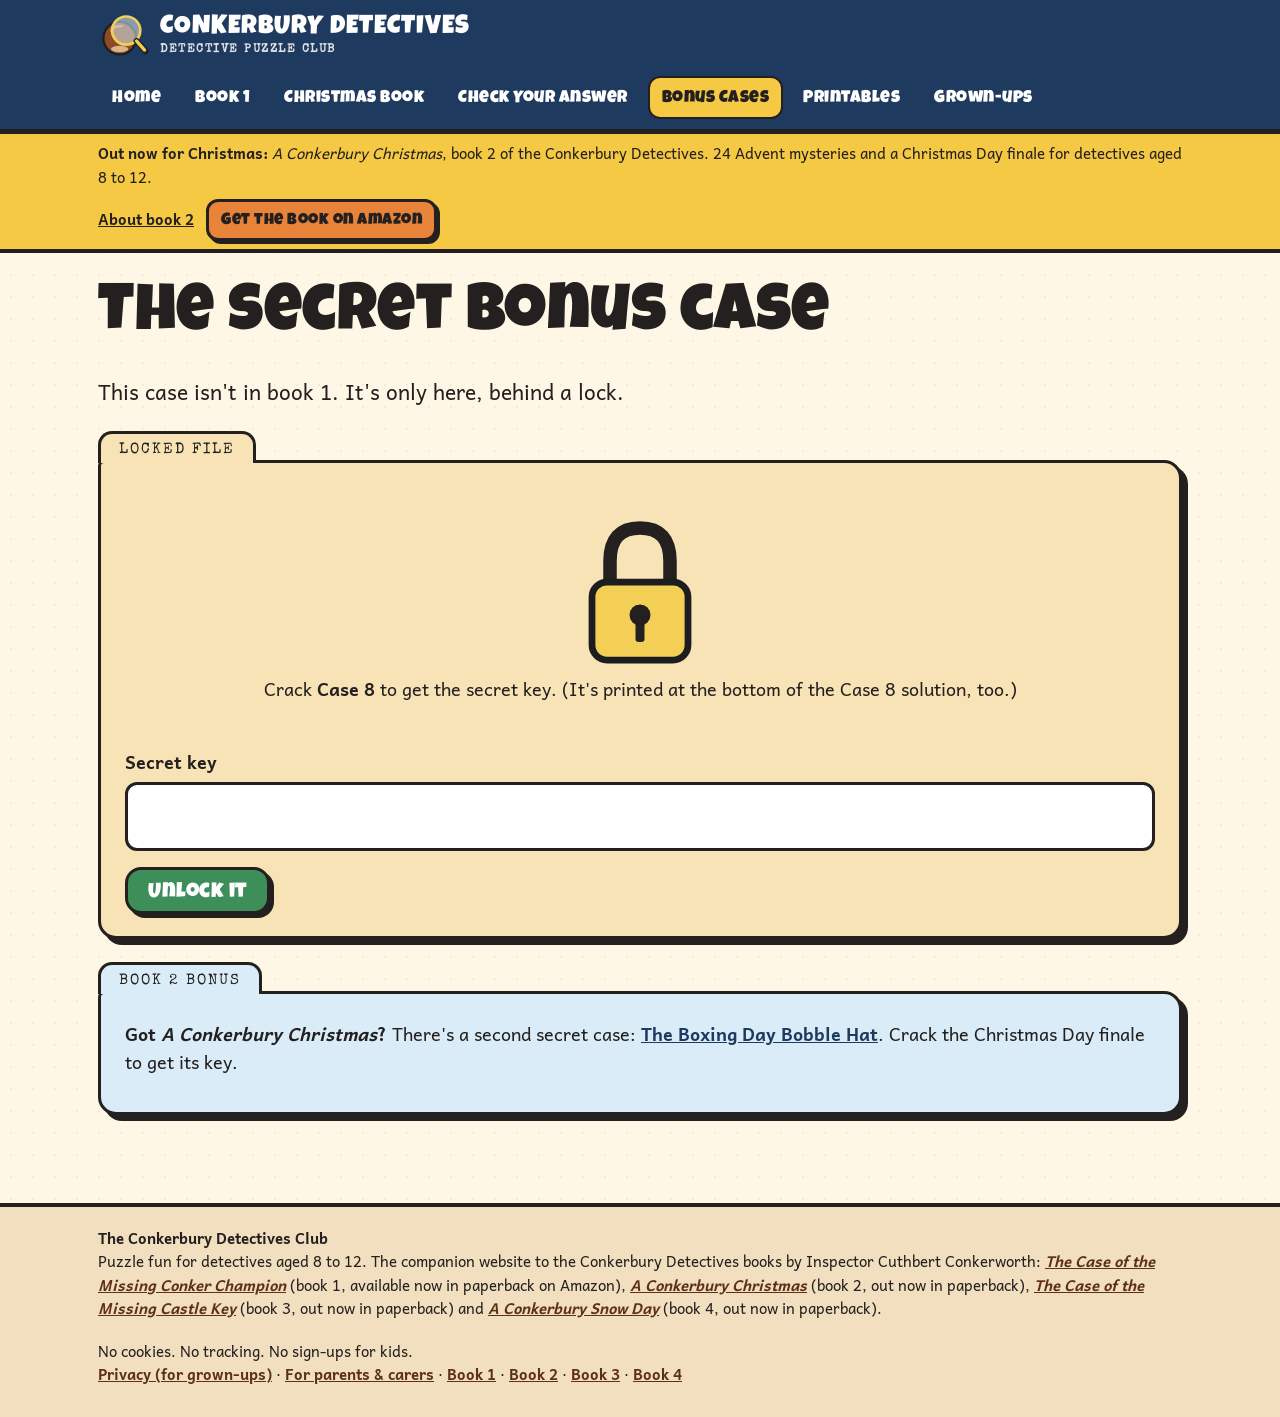
<file: bonus.html>
<!doctype html>
<html lang="en-GB">
<head>
<meta charset="utf-8">
<meta name="viewport" content="width=device-width, initial-scale=1">
<title>Bonus Case | The Conkerbury Detectives Club</title>
<meta name="description" content="A secret bonus mystery that isn&#x27;t in The Conkerbury Detectives book. Crack Case 8 to get the key, then solve The Vanishing Victoria Sponge.">
<meta name="referrer" content="no-referrer">
<meta name="robots" content="index, follow, max-image-preview:large">
<meta http-equiv="Content-Security-Policy" content="default-src 'self'; img-src 'self' data:; style-src 'self' 'unsafe-inline'; script-src 'self'; form-action 'none'; base-uri 'none'">
<link rel="canonical" href="https://conkerburydetectives.co.uk/bonus.html">
<meta property="og:type" content="website">
<meta property="og:site_name" content="The Conkerbury Detectives Club">
<meta property="og:locale" content="en_GB">
<meta property="og:title" content="Bonus Case | The Conkerbury Detectives Club">
<meta property="og:description" content="A secret bonus mystery that isn&#x27;t in The Conkerbury Detectives book. Crack Case 8 to get the key, then solve The Vanishing Victoria Sponge.">
<meta property="og:url" content="https://conkerburydetectives.co.uk/bonus.html">
<meta property="og:image" content="https://conkerburydetectives.co.uk/img/og-cover.jpg">
<meta property="og:image:width" content="1200">
<meta property="og:image:height" content="630">
<meta property="og:image:alt" content="Cover of The Conkerbury Detectives: The Case of the Missing Conker Champion by Inspector Cuthbert Conkerworth">
<meta name="twitter:card" content="summary_large_image">
<meta name="twitter:title" content="Bonus Case | The Conkerbury Detectives Club">
<meta name="twitter:description" content="A secret bonus mystery that isn&#x27;t in The Conkerbury Detectives book. Crack Case 8 to get the key, then solve The Vanishing Victoria Sponge.">
<meta name="twitter:image" content="https://conkerburydetectives.co.uk/img/og-cover.jpg">
<meta name="twitter:image:alt" content="Cover of The Conkerbury Detectives: The Case of the Missing Conker Champion by Inspector Cuthbert Conkerworth">
<link rel="stylesheet" href="style.css">
<link rel="icon" href="data:image/svg+xml,<svg xmlns='http://www.w3.org/2000/svg' viewBox='6 8 96 84'><circle cx='46.0' cy='54.0' r='30.0' fill='%238a4b25' stroke='%231d1d1f' stroke-width='4' /><path d='M30,40 Q38,30 50,32' fill='none' stroke='%23c98a5a' stroke-width='4' stroke-linejoin='round' stroke-linecap='round' /><ellipse cx='46.0' cy='74.0' rx='16.0' ry='6.0' fill='%23d9b48a' stroke='%231d1d1f' stroke-width='0' /><circle cx='58.0' cy='40.0' r='26.0' fill='rgba(217,236,247,.55)' stroke='%23F3CF55' stroke-width='5' /><path d='M77,59 L94,78' fill='none' stroke='%2323201f' stroke-width='11' stroke-linejoin='round' stroke-linecap='round' /><path d='M77,59 L92,76' fill='none' stroke='%23F3CF55' stroke-width='6' stroke-linejoin='round' stroke-linecap='round' /></svg>">
<script type="application/ld+json">
{
 "@context": "https://schema.org",
 "@graph": [
  {
   "@type": "Organization",
   "@id": "https://conkerburydetectives.co.uk/#org",
   "name": "The Conkerbury Detectives Club",
   "url": "https://conkerburydetectives.co.uk/",
   "logo": "https://conkerburydetectives.co.uk/img/logo.png",
   "email": "hello@conkerburydetectives.co.uk"
  },
  {
   "@type": "WebSite",
   "@id": "https://conkerburydetectives.co.uk/#website",
   "name": "The Conkerbury Detectives Club",
   "url": "https://conkerburydetectives.co.uk/",
   "inLanguage": "en-GB",
   "publisher": {
    "@id": "https://conkerburydetectives.co.uk/#org"
   },
   "description": "The companion website to the Conkerbury Detectives puzzle books for children aged 8 to 12."
  },
  {
   "@type": "WebPage",
   "@id": "https://conkerburydetectives.co.uk/bonus.html#page",
   "url": "https://conkerburydetectives.co.uk/bonus.html",
   "name": "Bonus Case | The Conkerbury Detectives Club",
   "description": "A secret bonus mystery that isn't in The Conkerbury Detectives book. Crack Case 8 to get the key, then solve The Vanishing Victoria Sponge.",
   "isPartOf": {
    "@id": "https://conkerburydetectives.co.uk/#website"
   },
   "inLanguage": "en-GB"
  }
 ]
}
</script>
<script src="data/book.js"></script>
<script src="data/bonus.js"></script><script src="app.js" defer></script>
</head>
<body>
<a class="skip" href="#main">Skip to the case</a>
<header class="site"><div class="wrap">
<a class="brand" href="index.html"><svg xmlns="http://www.w3.org/2000/svg" viewBox="6 8 96 84"><circle cx="46.0" cy="54.0" r="30.0" fill="#8a4b25" stroke="#1d1d1f" stroke-width="4" /><path d="M30,40 Q38,30 50,32" fill="none" stroke="#c98a5a" stroke-width="4" stroke-linejoin="round" stroke-linecap="round" /><ellipse cx="46.0" cy="74.0" rx="16.0" ry="6.0" fill="#d9b48a" stroke="#1d1d1f" stroke-width="0" /><circle cx="58.0" cy="40.0" r="26.0" fill="rgba(217,236,247,.55)" stroke="#F3CF55" stroke-width="5" /><path d="M77,59 L94,78" fill="none" stroke="#23201f" stroke-width="11" stroke-linejoin="round" stroke-linecap="round" /><path d="M77,59 L92,76" fill="none" stroke="#F3CF55" stroke-width="6" stroke-linejoin="round" stroke-linecap="round" /></svg><span><b>CONKERBURY DETECTIVES</b><small>DETECTIVE PUZZLE CLUB</small></span></a>
<nav class="main" aria-label="Main"><a href="index.html">Home</a><a href="book.html">Book 1</a><a href="christmas.html">Christmas Book</a><a href="check.html">Check Your Answer</a><a href="bonus.html" aria-current="page">Bonus Cases</a><a href="printables.html">Printables</a><a href="parents.html">Grown-ups</a></nav></div></header>
<div class="bookbar"><div class="wrap"><span><b>Out now for Christmas:</b> <i>A Conkerbury Christmas</i>, book 2 of the Conkerbury Detectives. 24 Advent mysteries and a Christmas Day finale for detectives aged 8 to 12.</span>
<span class="bb-btns"><a href="christmas.html">About book 2</a> <a class="btn buy sm" data-book2-link href="https://www.amazon.co.uk/dp/B0HQWWLQHN" rel="noopener">Get the book on Amazon</a></span></div></div>
<main id="main">

<h1>The secret bonus case</h1>
<p class="lead">This case isn't in book 1. It's only here, behind a lock.</p>
<div id="locked" class="folder manila"><span class="tab">LOCKED FILE</span>
 <div class="locked"><svg xmlns="http://www.w3.org/2000/svg" viewBox="10 6 80 100"><path d="M30,50 L30,34 Q30,12 50,12 Q70,12 70,34 L70,50" fill="none" stroke="#23201f" stroke-width="9" stroke-linejoin="round" stroke-linecap="round" /><rect x="18.0" y="48.0" width="64.0" height="52.0" rx="10" fill="#F3CF55" stroke="#1d1d1f" stroke-width="4.5" /><circle cx="50.0" cy="70.0" r="7.0" fill="#23201f" stroke="#1d1d1f" stroke-width="0" /><rect x="47.0" y="72.0" width="6.0" height="16.0" rx="2" fill="#23201f" stroke="#1d1d1f" stroke-width="0" /></svg>
 <p>Crack <b>Case 8</b> to get the secret key. (It's printed at the bottom of the Case 8 solution, too.)</p></div>
 <form id="bonus-form" autocomplete="off">
  <label for="key">Secret key</label>
  <input id="key" class="code" type="text" maxlength="20" spellcheck="false" autocapitalize="characters" autocomplete="off">
  <div class="btns"><button class="btn go" type="submit">Unlock it</button></div>
 </form>
 <div id="bonus-msg" class="result" tabindex="-1" aria-live="polite"></div>
</div>
<div id="bonus-case" hidden></div>
<div class="folder sky"><span class="tab">BOOK 2 BONUS</span>
 <p><b>Got <i>A Conkerbury Christmas</i>?</b> There's a second secret case: <a href="boxing-day.html">The Boxing Day Bobble Hat</a>. Crack the Christmas Day finale to get its key.</p></div>

</main>
<footer class="site"><div class="wrap">
<div><b>The Conkerbury Detectives Club</b><br>Puzzle fun for detectives aged 8 to 12. The companion website to the Conkerbury Detectives books by Inspector Cuthbert Conkerworth: <a href="book.html"><i>The Case of the Missing Conker Champion</i></a> (book 1, available now in paperback on Amazon), <a href="christmas.html"><i>A Conkerbury Christmas</i></a> (book 2, out now in paperback), <a href="https://www.amazon.co.uk/dp/B0HSLJS7NC" rel="noopener"><i>The Case of the Missing Castle Key</i></a> (book 3, out now in paperback) and <a href="https://www.amazon.co.uk/dp/B0HSLGW7PN" rel="noopener"><i>A Conkerbury Snow Day</i></a> (book 4, out now in paperback).</div>
<div>No cookies. No tracking. No sign-ups for kids.<br><a href="privacy.html">Privacy (for grown-ups)</a> &middot; <a href="parents.html">For parents &amp; carers</a> &middot; <a href="book.html">Book 1</a> &middot; <a href="christmas.html">Book 2</a> &middot; <a href="https://www.amazon.co.uk/dp/B0HSLJS7NC" rel="noopener">Book 3</a> &middot; <a href="https://www.amazon.co.uk/dp/B0HSLGW7PN" rel="noopener">Book 4</a></div>
</div></footer>
</body></html>
</file>
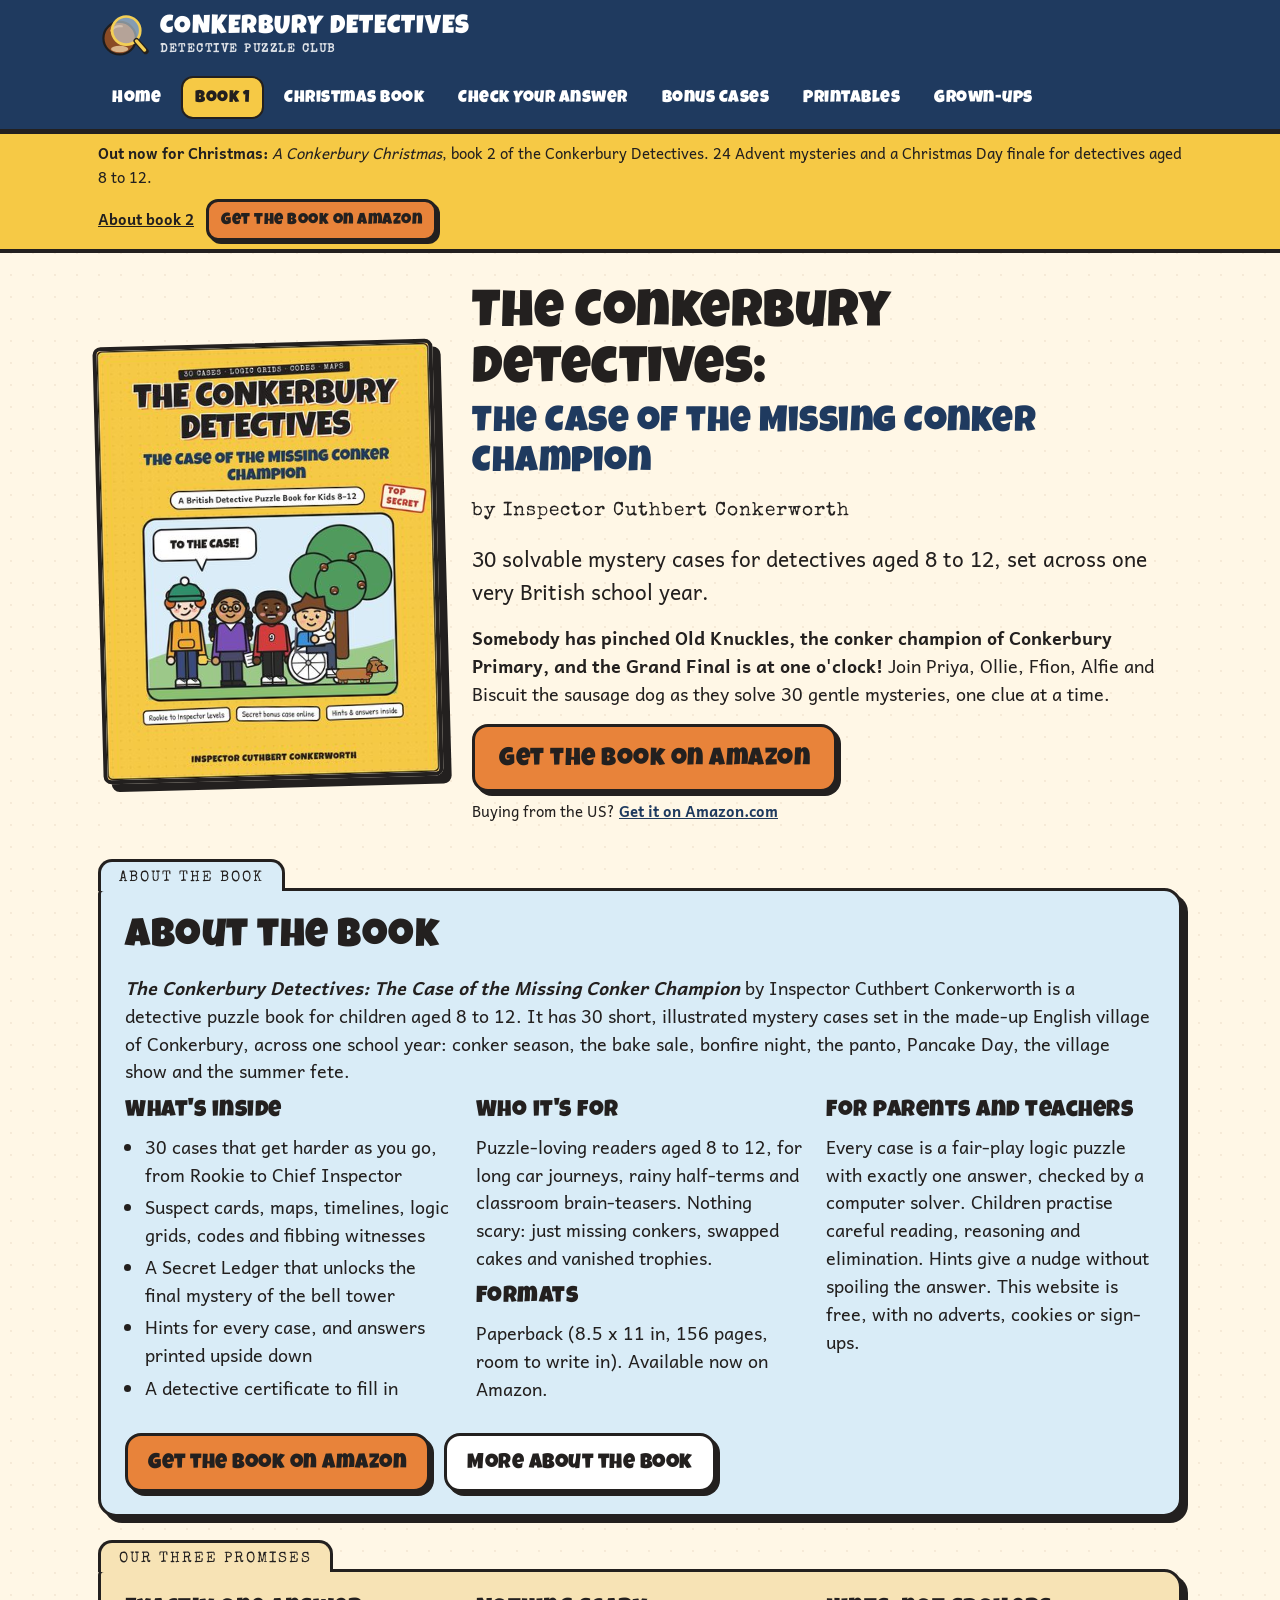
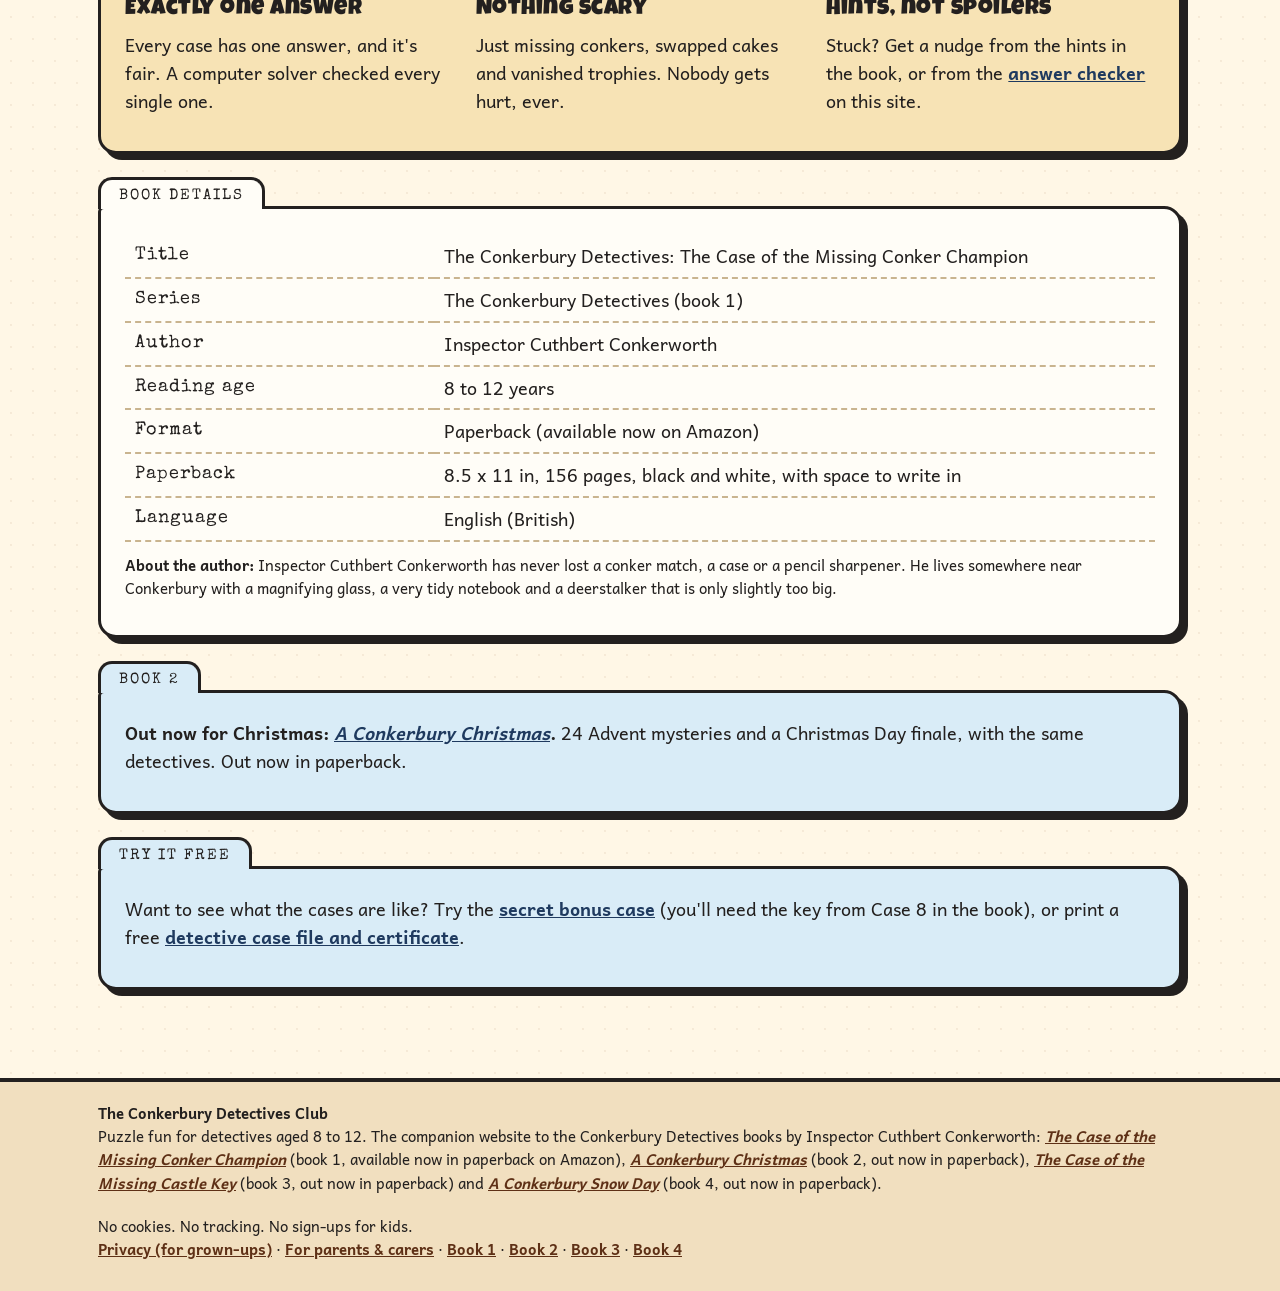
<file: book.html>
<!doctype html>
<html lang="en-GB">
<head>
<meta charset="utf-8">
<meta name="viewport" content="width=device-width, initial-scale=1">
<title>The Case of the Missing Conker Champion | The Conkerbury Detectives book for kids 8-12</title>
<meta name="description" content="The Conkerbury Detectives: The Case of the Missing Conker Champion by Inspector Cuthbert Conkerworth. 30 solvable mystery cases for kids 8 to 12. Available now in paperback on Amazon.">
<meta name="referrer" content="no-referrer">
<meta name="robots" content="index, follow, max-image-preview:large">
<meta http-equiv="Content-Security-Policy" content="default-src 'self'; img-src 'self' data:; style-src 'self' 'unsafe-inline'; script-src 'self'; form-action 'none'; base-uri 'none'">
<link rel="canonical" href="https://conkerburydetectives.co.uk/book.html">
<meta property="og:type" content="book">
<meta property="og:site_name" content="The Conkerbury Detectives Club">
<meta property="og:locale" content="en_GB">
<meta property="og:title" content="The Case of the Missing Conker Champion | The Conkerbury Detectives book for kids 8-12">
<meta property="og:description" content="The Conkerbury Detectives: The Case of the Missing Conker Champion by Inspector Cuthbert Conkerworth. 30 solvable mystery cases for kids 8 to 12. Available now in paperback on Amazon.">
<meta property="og:url" content="https://conkerburydetectives.co.uk/book.html">
<meta property="og:image" content="https://conkerburydetectives.co.uk/img/og-cover.jpg">
<meta property="og:image:width" content="1200">
<meta property="og:image:height" content="630">
<meta property="og:image:alt" content="Cover of The Conkerbury Detectives: The Case of the Missing Conker Champion by Inspector Cuthbert Conkerworth">
<meta name="twitter:card" content="summary_large_image">
<meta name="twitter:title" content="The Case of the Missing Conker Champion | The Conkerbury Detectives book for kids 8-12">
<meta name="twitter:description" content="The Conkerbury Detectives: The Case of the Missing Conker Champion by Inspector Cuthbert Conkerworth. 30 solvable mystery cases for kids 8 to 12. Available now in paperback on Amazon.">
<meta name="twitter:image" content="https://conkerburydetectives.co.uk/img/og-cover.jpg">
<meta name="twitter:image:alt" content="Cover of The Conkerbury Detectives: The Case of the Missing Conker Champion by Inspector Cuthbert Conkerworth">
<link rel="stylesheet" href="style.css">
<link rel="icon" href="data:image/svg+xml,<svg xmlns='http://www.w3.org/2000/svg' viewBox='6 8 96 84'><circle cx='46.0' cy='54.0' r='30.0' fill='%238a4b25' stroke='%231d1d1f' stroke-width='4' /><path d='M30,40 Q38,30 50,32' fill='none' stroke='%23c98a5a' stroke-width='4' stroke-linejoin='round' stroke-linecap='round' /><ellipse cx='46.0' cy='74.0' rx='16.0' ry='6.0' fill='%23d9b48a' stroke='%231d1d1f' stroke-width='0' /><circle cx='58.0' cy='40.0' r='26.0' fill='rgba(217,236,247,.55)' stroke='%23F3CF55' stroke-width='5' /><path d='M77,59 L94,78' fill='none' stroke='%2323201f' stroke-width='11' stroke-linejoin='round' stroke-linecap='round' /><path d='M77,59 L92,76' fill='none' stroke='%23F3CF55' stroke-width='6' stroke-linejoin='round' stroke-linecap='round' /></svg>">
<script type="application/ld+json">
{
 "@context": "https://schema.org",
 "@graph": [
  {
   "@type": "Organization",
   "@id": "https://conkerburydetectives.co.uk/#org",
   "name": "The Conkerbury Detectives Club",
   "url": "https://conkerburydetectives.co.uk/",
   "logo": "https://conkerburydetectives.co.uk/img/logo.png",
   "email": "hello@conkerburydetectives.co.uk"
  },
  {
   "@type": "WebSite",
   "@id": "https://conkerburydetectives.co.uk/#website",
   "name": "The Conkerbury Detectives Club",
   "url": "https://conkerburydetectives.co.uk/",
   "inLanguage": "en-GB",
   "publisher": {
    "@id": "https://conkerburydetectives.co.uk/#org"
   },
   "description": "The companion website to the Conkerbury Detectives puzzle books for children aged 8 to 12."
  },
  {
   "@type": "WebPage",
   "@id": "https://conkerburydetectives.co.uk/book.html#page",
   "url": "https://conkerburydetectives.co.uk/book.html",
   "name": "The Case of the Missing Conker Champion | The Conkerbury Detectives book for kids 8-12",
   "description": "The Conkerbury Detectives: The Case of the Missing Conker Champion by Inspector Cuthbert Conkerworth. 30 solvable mystery cases for kids 8 to 12. Available now in paperback on Amazon.",
   "isPartOf": {
    "@id": "https://conkerburydetectives.co.uk/#website"
   },
   "inLanguage": "en-GB",
   "about": {
    "@id": "https://conkerburydetectives.co.uk/book.html#book"
   }
  },
  {
   "@type": "Book",
   "@id": "https://conkerburydetectives.co.uk/book.html#book",
   "name": "The Conkerbury Detectives: The Case of the Missing Conker Champion",
   "alternateName": "The Case of the Missing Conker Champion",
   "url": "https://conkerburydetectives.co.uk/book.html",
   "image": "https://conkerburydetectives.co.uk/img/book-cover-800.jpg",
   "author": {
    "@type": "Person",
    "name": "Inspector Cuthbert Conkerworth"
   },
   "description": "A detective puzzle book for children aged 8 to 12: 30 solvable mystery cases for detectives aged 8 to 12, set across one very British school year. Every case is a fair-play elimination puzzle with exactly one answer, checked by a computer solver.",
   "genre": [
    "Children's mystery",
    "Puzzle book",
    "Activity book"
   ],
   "audience": {
    "@type": "PeopleAudience",
    "suggestedMinAge": 8,
    "suggestedMaxAge": 12
   },
   "typicalAgeRange": "8-12",
   "inLanguage": "en-GB",
   "isFamilyFriendly": true,
   "bookFormat": "https://schema.org/Paperback",
   "numberOfPages": 156,
   "isbn": "9798167008014",
   "isPartOf": {
    "@id": "https://conkerburydetectives.co.uk/#series"
   },
   "position": 1,
   "publisher": {
    "@id": "https://conkerburydetectives.co.uk/#org"
   },
   "sameAs": [
    "https://www.amazon.co.uk/dp/B0HQ1LMJGX",
    "https://www.amazon.com/dp/B0HQ1LMJGX"
   ],
   "offers": [
    {
     "@type": "Offer",
     "url": "https://www.amazon.co.uk/dp/B0HQ1LMJGX",
     "availability": "https://schema.org/InStock",
     "itemCondition": "https://schema.org/NewCondition",
     "seller": {
      "@type": "Organization",
      "name": "Amazon.co.uk"
     }
    },
    {
     "@type": "Offer",
     "url": "https://www.amazon.com/dp/B0HQ1LMJGX",
     "availability": "https://schema.org/InStock",
     "itemCondition": "https://schema.org/NewCondition",
     "seller": {
      "@type": "Organization",
      "name": "Amazon.com"
     }
    }
   ]
  },
  {
   "@type": "BookSeries",
   "@id": "https://conkerburydetectives.co.uk/#series",
   "name": "The Conkerbury Detectives",
   "author": {
    "@type": "Person",
    "name": "Inspector Cuthbert Conkerworth"
   },
   "hasPart": [
    {
     "@id": "https://conkerburydetectives.co.uk/book.html#book"
    },
    {
     "@id": "https://conkerburydetectives.co.uk/christmas.html#book"
    },
    {
     "@id": "https://conkerburydetectives.co.uk/#book3"
    },
    {
     "@id": "https://conkerburydetectives.co.uk/#book4"
    }
   ]
  }
 ]
}
</script>
<script src="data/book.js"></script>
<script src="app.js" defer></script>
</head>
<body>
<a class="skip" href="#main">Skip to the case</a>
<header class="site"><div class="wrap">
<a class="brand" href="index.html"><svg xmlns="http://www.w3.org/2000/svg" viewBox="6 8 96 84"><circle cx="46.0" cy="54.0" r="30.0" fill="#8a4b25" stroke="#1d1d1f" stroke-width="4" /><path d="M30,40 Q38,30 50,32" fill="none" stroke="#c98a5a" stroke-width="4" stroke-linejoin="round" stroke-linecap="round" /><ellipse cx="46.0" cy="74.0" rx="16.0" ry="6.0" fill="#d9b48a" stroke="#1d1d1f" stroke-width="0" /><circle cx="58.0" cy="40.0" r="26.0" fill="rgba(217,236,247,.55)" stroke="#F3CF55" stroke-width="5" /><path d="M77,59 L94,78" fill="none" stroke="#23201f" stroke-width="11" stroke-linejoin="round" stroke-linecap="round" /><path d="M77,59 L92,76" fill="none" stroke="#F3CF55" stroke-width="6" stroke-linejoin="round" stroke-linecap="round" /></svg><span><b>CONKERBURY DETECTIVES</b><small>DETECTIVE PUZZLE CLUB</small></span></a>
<nav class="main" aria-label="Main"><a href="index.html">Home</a><a href="book.html" aria-current="page">Book 1</a><a href="christmas.html">Christmas Book</a><a href="check.html">Check Your Answer</a><a href="bonus.html">Bonus Cases</a><a href="printables.html">Printables</a><a href="parents.html">Grown-ups</a></nav></div></header>
<div class="bookbar"><div class="wrap"><span><b>Out now for Christmas:</b> <i>A Conkerbury Christmas</i>, book 2 of the Conkerbury Detectives. 24 Advent mysteries and a Christmas Day finale for detectives aged 8 to 12.</span>
<span class="bb-btns"><a href="christmas.html">About book 2</a> <a class="btn buy sm" data-book2-link href="https://www.amazon.co.uk/dp/B0HQWWLQHN" rel="noopener">Get the book on Amazon</a></span></div></div>
<main id="main">

<section class="bookhero" aria-labelledby="book-h1">
 <div class="cover"><img src="img/book-cover-400.jpg" srcset="img/book-cover-400.jpg 400w, img/book-cover-800.jpg 800w" sizes="(max-width: 760px) 70vw, 340px" width="400" height="517" alt="Cover of The Conkerbury Detectives: The Case of the Missing Conker Champion by Inspector Cuthbert Conkerworth"></div>
 <div id="get-the-book">
  
  <h1 id="book-h1">The Conkerbury Detectives: <span class="t2">The Case of the Missing Conker Champion</span></h1>
  <p class="byline">by Inspector Cuthbert Conkerworth</p>
  <p class="lead">30 solvable mystery cases for detectives aged 8 to 12, set across one very British school year.</p>
  <p><b>Somebody has pinched Old Knuckles, the conker champion of Conkerbury Primary, and the Grand Final is at one o'clock!</b> Join Priya, Ollie, Ffion, Alfie and Biscuit the sausage dog as they solve 30 gentle mysteries, one clue at a time.</p>
  <div class="btns"><a class="btn buy big" data-book-link href="https://www.amazon.co.uk/dp/B0HQ1LMJGX" rel="noopener">Get the book on Amazon</a></div><p class="small us-link" style="margin-top:8px">Buying from the US? <a href="https://www.amazon.com/dp/B0HQ1LMJGX" rel="noopener">Get it on Amazon.com</a></p>
  
 </div>
</section>
<section class="folder sky" id="about-book" aria-labelledby="about-h"><span class="tab">ABOUT THE BOOK</span>
<h2 id="about-h">About the book</h2>
<p><b><i>The Conkerbury Detectives: The Case of the Missing Conker Champion</i></b> by Inspector Cuthbert Conkerworth is a detective puzzle book for children aged 8 to 12. It has 30 short, illustrated mystery cases set in the made-up English village of Conkerbury, across one school year: conker season, the bake sale, bonfire night, the panto, Pancake Day, the village show and the summer fete.</p>
<div class="grid g3">
 <div><h3>What's inside</h3><ul class="tight"><li>30 cases that get harder as you go, from Rookie to Chief Inspector</li><li>Suspect cards, maps, timelines, logic grids, codes and fibbing witnesses</li><li>A Secret Ledger that unlocks the final mystery of the bell tower</li><li>Hints for every case, and answers printed upside down</li><li>A detective certificate to fill in</li></ul></div>
 <div><h3>Who it's for</h3><p>Puzzle-loving readers aged 8 to 12, for long car journeys, rainy half-terms and classroom brain-teasers. Nothing scary: just missing conkers, swapped cakes and vanished trophies.</p><h3>Formats</h3><p>Paperback (8.5 x 11 in, 156 pages, room to write in). Available now on Amazon.</p></div>
 <div><h3>For parents and teachers</h3><p>Every case is a fair-play logic puzzle with exactly one answer, checked by a computer solver. Children practise careful reading, reasoning and elimination. Hints give a nudge without spoiling the answer. This website is free, with no adverts, cookies or sign-ups.</p></div>
</div>
<div class="btns"><a class="btn buy" data-book-link href="https://www.amazon.co.uk/dp/B0HQ1LMJGX" rel="noopener">Get the book on Amazon</a><a class="btn alt" href="book.html">More about the book</a></div>
</section>

<div class="folder manila"><span class="tab">OUR THREE PROMISES</span>
<div class="grid g3">
 <div><h3>Exactly one answer</h3><p>Every case has one answer, and it's fair. A computer solver checked every single one.</p></div>
 <div><h3>Nothing scary</h3><p>Just missing conkers, swapped cakes and vanished trophies. Nobody gets hurt, ever.</p></div>
 <div><h3>Hints, not spoilers</h3><p>Stuck? Get a nudge from the hints in the book, or from the <a href="check.html">answer checker</a> on this site.</p></div>
</div></div>

<div class="folder"><span class="tab">BOOK DETAILS</span>
<table class="facts">
<tr><th scope="row">Title</th><td>The Conkerbury Detectives: The Case of the Missing Conker Champion</td></tr>
<tr><th scope="row">Series</th><td>The Conkerbury Detectives (book 1)</td></tr>
<tr><th scope="row">Author</th><td>Inspector Cuthbert Conkerworth</td></tr>
<tr><th scope="row">Reading age</th><td>8 to 12 years</td></tr>
<tr><th scope="row">Format</th><td>Paperback (available now on Amazon)</td></tr>
<tr><th scope="row">Paperback</th><td>8.5 x 11 in, 156 pages, black and white, with space to write in</td></tr>
<tr><th scope="row">Language</th><td>English (British)</td></tr>
</table>
<p class="small" style="margin-top:12px"><b>About the author:</b> Inspector Cuthbert Conkerworth has never lost a conker match, a case or a pencil sharpener. He lives somewhere near Conkerbury with a magnifying glass, a very tidy notebook and a deerstalker that is only slightly too big.</p>
</div>

<div class="folder sky"><span class="tab">BOOK 2</span>
<p><b>Out now for Christmas: <a href="christmas.html"><i>A Conkerbury Christmas</i></a>.</b> 24 Advent mysteries and a Christmas Day finale, with the same detectives. Out now in paperback.</p></div>

<div class="folder sky"><span class="tab">TRY IT FREE</span>
<p>Want to see what the cases are like? Try the <a href="bonus.html">secret bonus case</a> (you'll need the key from Case 8 in the book), or print a free <a href="printables.html">detective case file and certificate</a>.</p></div>

</main>
<footer class="site"><div class="wrap">
<div><b>The Conkerbury Detectives Club</b><br>Puzzle fun for detectives aged 8 to 12. The companion website to the Conkerbury Detectives books by Inspector Cuthbert Conkerworth: <a href="book.html"><i>The Case of the Missing Conker Champion</i></a> (book 1, available now in paperback on Amazon), <a href="christmas.html"><i>A Conkerbury Christmas</i></a> (book 2, out now in paperback), <a href="https://www.amazon.co.uk/dp/B0HSLJS7NC" rel="noopener"><i>The Case of the Missing Castle Key</i></a> (book 3, out now in paperback) and <a href="https://www.amazon.co.uk/dp/B0HSLGW7PN" rel="noopener"><i>A Conkerbury Snow Day</i></a> (book 4, out now in paperback).</div>
<div>No cookies. No tracking. No sign-ups for kids.<br><a href="privacy.html">Privacy (for grown-ups)</a> &middot; <a href="parents.html">For parents &amp; carers</a> &middot; <a href="book.html">Book 1</a> &middot; <a href="christmas.html">Book 2</a> &middot; <a href="https://www.amazon.co.uk/dp/B0HSLJS7NC" rel="noopener">Book 3</a> &middot; <a href="https://www.amazon.co.uk/dp/B0HSLGW7PN" rel="noopener">Book 4</a></div>
</div></footer>
</body></html>
</file>
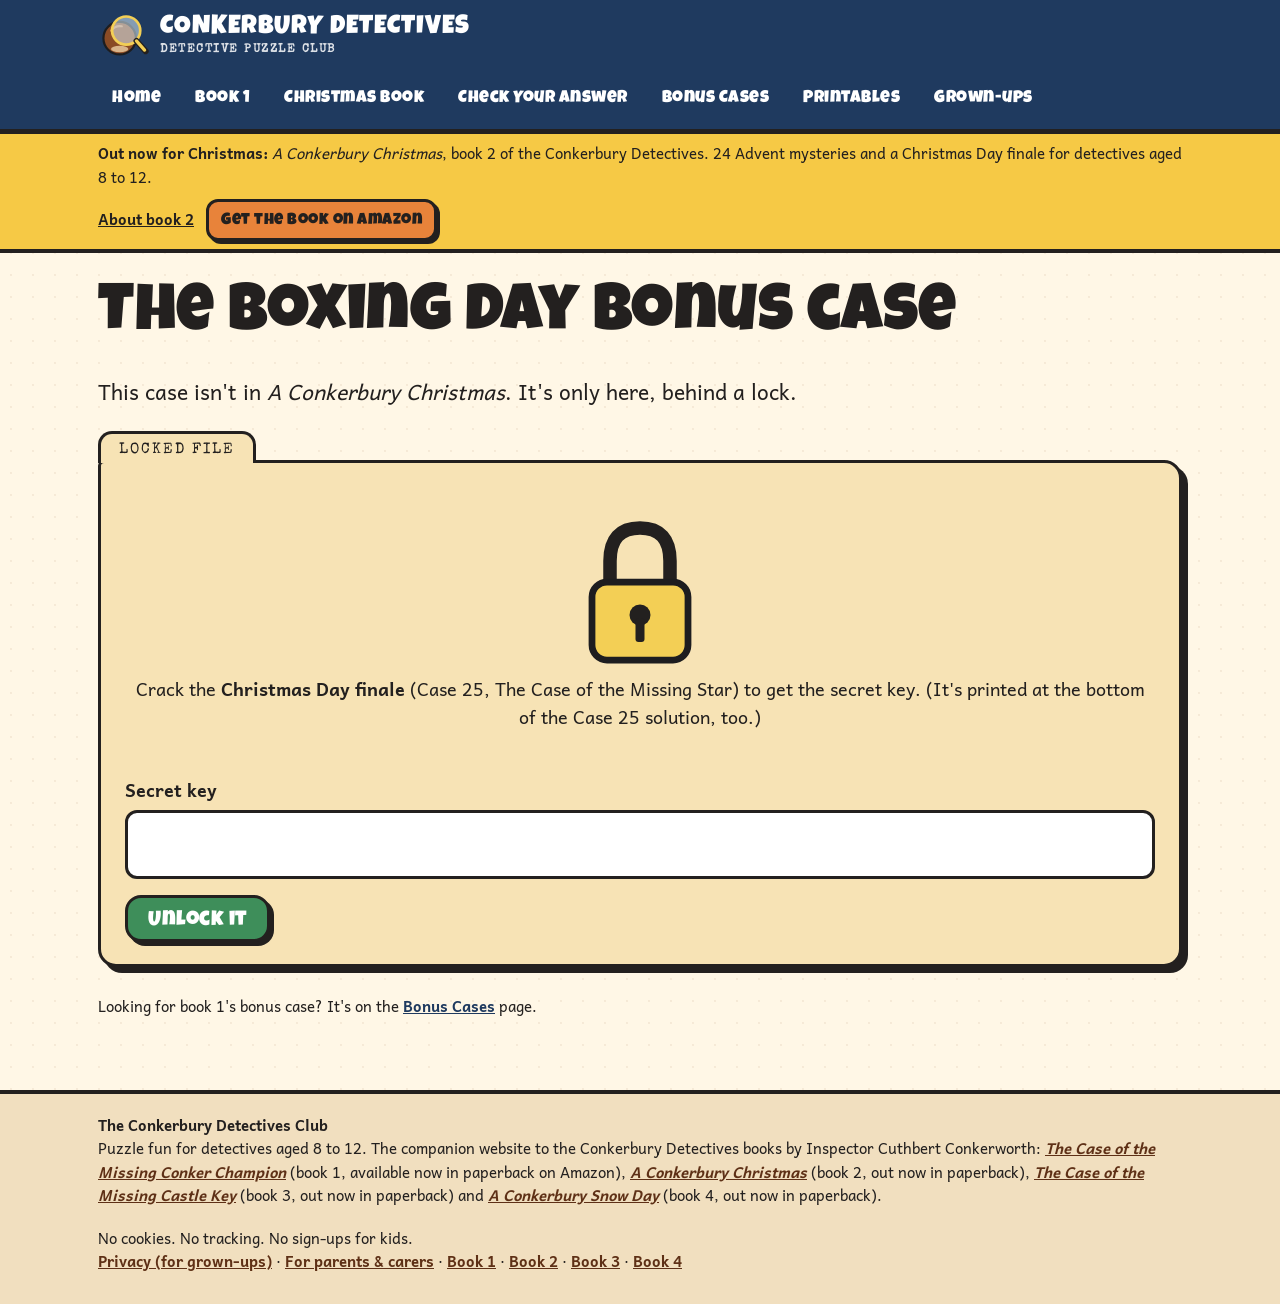
<file: boxing-day.html>
<!doctype html>
<html lang="en-GB">
<head>
<meta charset="utf-8">
<meta name="viewport" content="width=device-width, initial-scale=1">
<title>Boxing Day Bonus Case | The Conkerbury Detectives Club</title>
<meta name="description" content="A secret Boxing Day bonus mystery for readers of A Conkerbury Christmas. Crack the Christmas Day finale to get the key, then solve The Boxing Day Bobble Hat.">
<meta name="referrer" content="no-referrer">
<meta name="robots" content="index, follow, max-image-preview:large">
<meta http-equiv="Content-Security-Policy" content="default-src 'self'; img-src 'self' data:; style-src 'self' 'unsafe-inline'; script-src 'self'; form-action 'none'; base-uri 'none'">
<link rel="canonical" href="https://conkerburydetectives.co.uk/boxing-day.html">
<meta property="og:type" content="website">
<meta property="og:site_name" content="The Conkerbury Detectives Club">
<meta property="og:locale" content="en_GB">
<meta property="og:title" content="Boxing Day Bonus Case | The Conkerbury Detectives Club">
<meta property="og:description" content="A secret Boxing Day bonus mystery for readers of A Conkerbury Christmas. Crack the Christmas Day finale to get the key, then solve The Boxing Day Bobble Hat.">
<meta property="og:url" content="https://conkerburydetectives.co.uk/boxing-day.html">
<meta property="og:image" content="https://conkerburydetectives.co.uk/img/og-christmas.jpg">
<meta property="og:image:width" content="1200">
<meta property="og:image:height" content="630">
<meta property="og:image:alt" content="Cover of The Conkerbury Detectives: A Conkerbury Christmas by Inspector Cuthbert Conkerworth">
<meta name="twitter:card" content="summary_large_image">
<meta name="twitter:title" content="Boxing Day Bonus Case | The Conkerbury Detectives Club">
<meta name="twitter:description" content="A secret Boxing Day bonus mystery for readers of A Conkerbury Christmas. Crack the Christmas Day finale to get the key, then solve The Boxing Day Bobble Hat.">
<meta name="twitter:image" content="https://conkerburydetectives.co.uk/img/og-christmas.jpg">
<meta name="twitter:image:alt" content="Cover of The Conkerbury Detectives: A Conkerbury Christmas by Inspector Cuthbert Conkerworth">
<link rel="stylesheet" href="style.css">
<link rel="icon" href="data:image/svg+xml,<svg xmlns='http://www.w3.org/2000/svg' viewBox='6 8 96 84'><circle cx='46.0' cy='54.0' r='30.0' fill='%238a4b25' stroke='%231d1d1f' stroke-width='4' /><path d='M30,40 Q38,30 50,32' fill='none' stroke='%23c98a5a' stroke-width='4' stroke-linejoin='round' stroke-linecap='round' /><ellipse cx='46.0' cy='74.0' rx='16.0' ry='6.0' fill='%23d9b48a' stroke='%231d1d1f' stroke-width='0' /><circle cx='58.0' cy='40.0' r='26.0' fill='rgba(217,236,247,.55)' stroke='%23F3CF55' stroke-width='5' /><path d='M77,59 L94,78' fill='none' stroke='%2323201f' stroke-width='11' stroke-linejoin='round' stroke-linecap='round' /><path d='M77,59 L92,76' fill='none' stroke='%23F3CF55' stroke-width='6' stroke-linejoin='round' stroke-linecap='round' /></svg>">
<script type="application/ld+json">
{
 "@context": "https://schema.org",
 "@graph": [
  {
   "@type": "Organization",
   "@id": "https://conkerburydetectives.co.uk/#org",
   "name": "The Conkerbury Detectives Club",
   "url": "https://conkerburydetectives.co.uk/",
   "logo": "https://conkerburydetectives.co.uk/img/logo.png",
   "email": "hello@conkerburydetectives.co.uk"
  },
  {
   "@type": "WebSite",
   "@id": "https://conkerburydetectives.co.uk/#website",
   "name": "The Conkerbury Detectives Club",
   "url": "https://conkerburydetectives.co.uk/",
   "inLanguage": "en-GB",
   "publisher": {
    "@id": "https://conkerburydetectives.co.uk/#org"
   },
   "description": "The companion website to the Conkerbury Detectives puzzle books for children aged 8 to 12."
  },
  {
   "@type": "WebPage",
   "@id": "https://conkerburydetectives.co.uk/boxing-day.html#page",
   "url": "https://conkerburydetectives.co.uk/boxing-day.html",
   "name": "Boxing Day Bonus Case | The Conkerbury Detectives Club",
   "description": "A secret Boxing Day bonus mystery for readers of A Conkerbury Christmas. Crack the Christmas Day finale to get the key, then solve The Boxing Day Bobble Hat.",
   "isPartOf": {
    "@id": "https://conkerburydetectives.co.uk/#website"
   },
   "inLanguage": "en-GB"
  }
 ]
}
</script>
<script src="data/book.js"></script>
<script src="data/bonus2.js"></script><script src="app.js" defer></script>
</head>
<body>
<a class="skip" href="#main">Skip to the case</a>
<header class="site"><div class="wrap">
<a class="brand" href="index.html"><svg xmlns="http://www.w3.org/2000/svg" viewBox="6 8 96 84"><circle cx="46.0" cy="54.0" r="30.0" fill="#8a4b25" stroke="#1d1d1f" stroke-width="4" /><path d="M30,40 Q38,30 50,32" fill="none" stroke="#c98a5a" stroke-width="4" stroke-linejoin="round" stroke-linecap="round" /><ellipse cx="46.0" cy="74.0" rx="16.0" ry="6.0" fill="#d9b48a" stroke="#1d1d1f" stroke-width="0" /><circle cx="58.0" cy="40.0" r="26.0" fill="rgba(217,236,247,.55)" stroke="#F3CF55" stroke-width="5" /><path d="M77,59 L94,78" fill="none" stroke="#23201f" stroke-width="11" stroke-linejoin="round" stroke-linecap="round" /><path d="M77,59 L92,76" fill="none" stroke="#F3CF55" stroke-width="6" stroke-linejoin="round" stroke-linecap="round" /></svg><span><b>CONKERBURY DETECTIVES</b><small>DETECTIVE PUZZLE CLUB</small></span></a>
<nav class="main" aria-label="Main"><a href="index.html">Home</a><a href="book.html">Book 1</a><a href="christmas.html">Christmas Book</a><a href="check.html">Check Your Answer</a><a href="bonus.html">Bonus Cases</a><a href="printables.html">Printables</a><a href="parents.html">Grown-ups</a></nav></div></header>
<div class="bookbar"><div class="wrap"><span><b>Out now for Christmas:</b> <i>A Conkerbury Christmas</i>, book 2 of the Conkerbury Detectives. 24 Advent mysteries and a Christmas Day finale for detectives aged 8 to 12.</span>
<span class="bb-btns"><a href="christmas.html">About book 2</a> <a class="btn buy sm" data-book2-link href="https://www.amazon.co.uk/dp/B0HQWWLQHN" rel="noopener">Get the book on Amazon</a></span></div></div>
<main id="main">

<h1>The Boxing Day bonus case</h1>
<p class="lead">This case isn't in <i>A Conkerbury Christmas</i>. It's only here, behind a lock.</p>
<div id="locked2" class="folder manila"><span class="tab">LOCKED FILE</span>
 <div class="locked"><svg xmlns="http://www.w3.org/2000/svg" viewBox="10 6 80 100"><path d="M30,50 L30,34 Q30,12 50,12 Q70,12 70,34 L70,50" fill="none" stroke="#23201f" stroke-width="9" stroke-linejoin="round" stroke-linecap="round" /><rect x="18.0" y="48.0" width="64.0" height="52.0" rx="10" fill="#F3CF55" stroke="#1d1d1f" stroke-width="4.5" /><circle cx="50.0" cy="70.0" r="7.0" fill="#23201f" stroke="#1d1d1f" stroke-width="0" /><rect x="47.0" y="72.0" width="6.0" height="16.0" rx="2" fill="#23201f" stroke="#1d1d1f" stroke-width="0" /></svg>
 <p>Crack the <b>Christmas Day finale</b> (Case 25, The Case of the Missing Star) to get the secret key. (It's printed at the bottom of the Case 25 solution, too.)</p></div>
 <form id="bonus2-form" autocomplete="off">
  <label for="key2">Secret key</label>
  <input id="key2" class="code" type="text" maxlength="20" spellcheck="false" autocapitalize="characters" autocomplete="off">
  <div class="btns"><button class="btn go" type="submit">Unlock it</button></div>
 </form>
 <div id="bonus2-msg" class="result" tabindex="-1" aria-live="polite"></div>
</div>
<div id="bonus2-case" hidden></div>
<p class="small">Looking for book 1's bonus case? It's on the <a href="bonus.html">Bonus Cases</a> page.</p>

</main>
<footer class="site"><div class="wrap">
<div><b>The Conkerbury Detectives Club</b><br>Puzzle fun for detectives aged 8 to 12. The companion website to the Conkerbury Detectives books by Inspector Cuthbert Conkerworth: <a href="book.html"><i>The Case of the Missing Conker Champion</i></a> (book 1, available now in paperback on Amazon), <a href="christmas.html"><i>A Conkerbury Christmas</i></a> (book 2, out now in paperback), <a href="https://www.amazon.co.uk/dp/B0HSLJS7NC" rel="noopener"><i>The Case of the Missing Castle Key</i></a> (book 3, out now in paperback) and <a href="https://www.amazon.co.uk/dp/B0HSLGW7PN" rel="noopener"><i>A Conkerbury Snow Day</i></a> (book 4, out now in paperback).</div>
<div>No cookies. No tracking. No sign-ups for kids.<br><a href="privacy.html">Privacy (for grown-ups)</a> &middot; <a href="parents.html">For parents &amp; carers</a> &middot; <a href="book.html">Book 1</a> &middot; <a href="christmas.html">Book 2</a> &middot; <a href="https://www.amazon.co.uk/dp/B0HSLJS7NC" rel="noopener">Book 3</a> &middot; <a href="https://www.amazon.co.uk/dp/B0HSLGW7PN" rel="noopener">Book 4</a></div>
</div></footer>
</body></html>
</file>
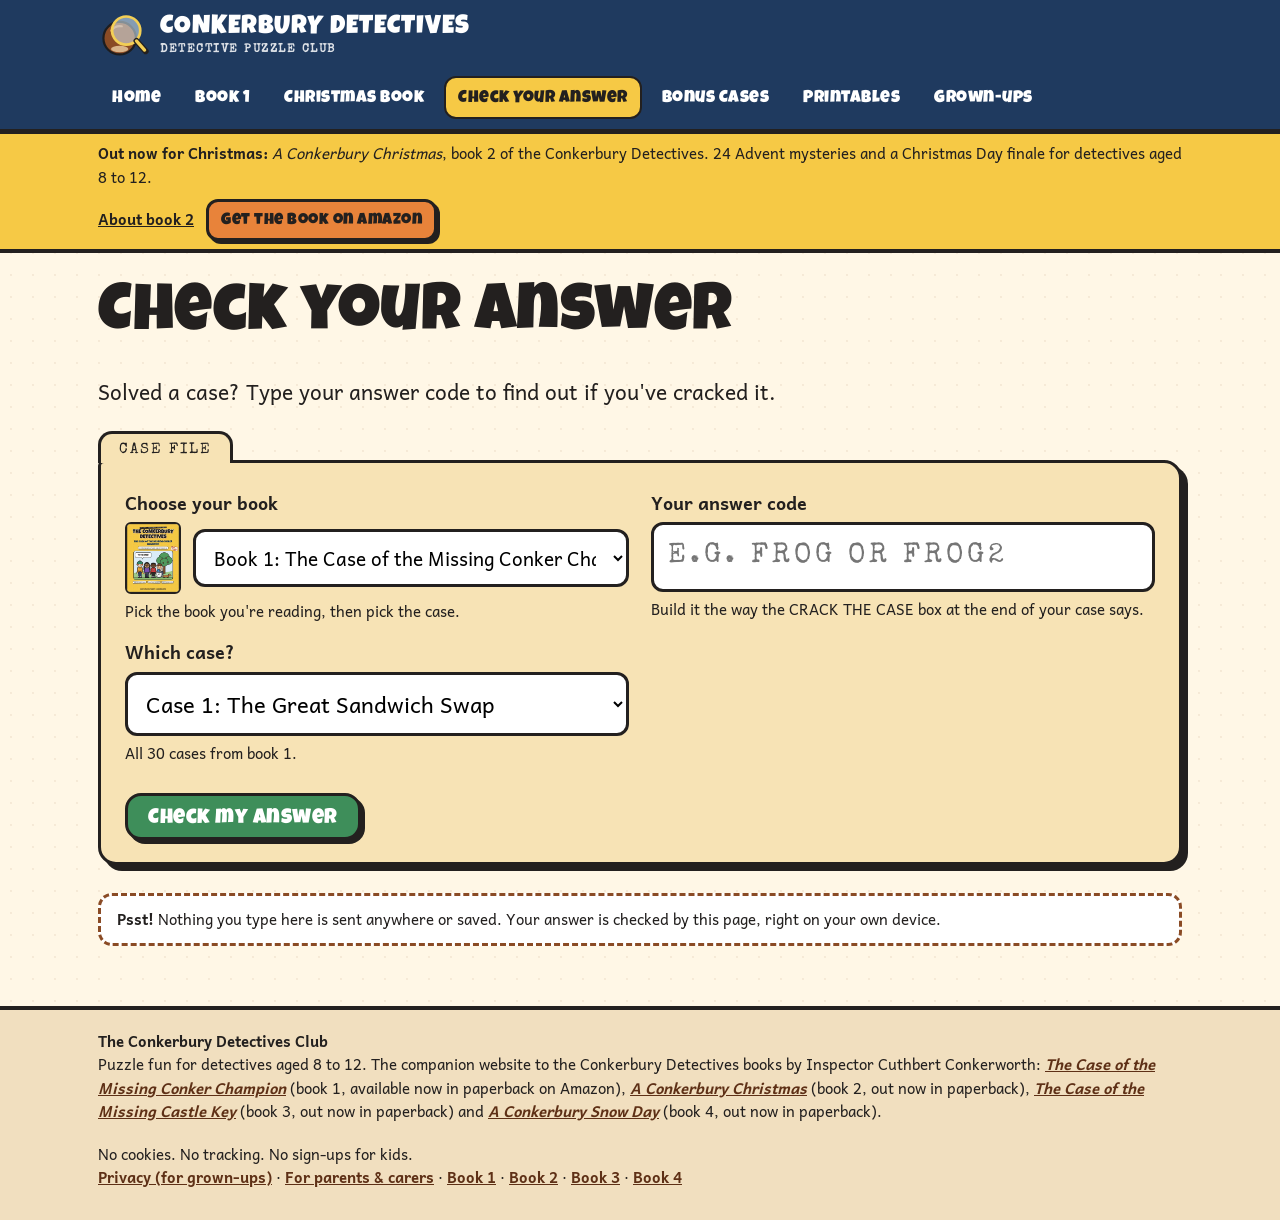
<file: check.html>
<!doctype html>
<html lang="en-GB">
<head>
<meta charset="utf-8">
<meta name="viewport" content="width=device-width, initial-scale=1">
<title>Check Your Answer | The Conkerbury Detectives Club</title>
<meta name="description" content="Check your answer code for any case in The Conkerbury Detectives puzzle books (30 in book 1, 25 in A Conkerbury Christmas, 24 in The Case of the Missing Castle Key and 20 in A Conkerbury Snow Day) or the free printable cases. Right or wrong, you get a hint, never a spoiler. Nothing you type is sent or saved.">
<meta name="referrer" content="no-referrer">
<meta name="robots" content="index, follow, max-image-preview:large">
<meta http-equiv="Content-Security-Policy" content="default-src 'self'; img-src 'self' data:; style-src 'self' 'unsafe-inline'; script-src 'self'; form-action 'none'; base-uri 'none'">
<link rel="canonical" href="https://conkerburydetectives.co.uk/check.html">
<meta property="og:type" content="website">
<meta property="og:site_name" content="The Conkerbury Detectives Club">
<meta property="og:locale" content="en_GB">
<meta property="og:title" content="Check Your Answer | The Conkerbury Detectives Club">
<meta property="og:description" content="Check your answer code for any case in The Conkerbury Detectives puzzle books (30 in book 1, 25 in A Conkerbury Christmas, 24 in The Case of the Missing Castle Key and 20 in A Conkerbury Snow Day) or the free printable cases. Right or wrong, you get a hint, never a spoiler. Nothing you type is sent or saved.">
<meta property="og:url" content="https://conkerburydetectives.co.uk/check.html">
<meta property="og:image" content="https://conkerburydetectives.co.uk/img/og-cover.jpg">
<meta property="og:image:width" content="1200">
<meta property="og:image:height" content="630">
<meta property="og:image:alt" content="Cover of The Conkerbury Detectives: The Case of the Missing Conker Champion by Inspector Cuthbert Conkerworth">
<meta name="twitter:card" content="summary_large_image">
<meta name="twitter:title" content="Check Your Answer | The Conkerbury Detectives Club">
<meta name="twitter:description" content="Check your answer code for any case in The Conkerbury Detectives puzzle books (30 in book 1, 25 in A Conkerbury Christmas, 24 in The Case of the Missing Castle Key and 20 in A Conkerbury Snow Day) or the free printable cases. Right or wrong, you get a hint, never a spoiler. Nothing you type is sent or saved.">
<meta name="twitter:image" content="https://conkerburydetectives.co.uk/img/og-cover.jpg">
<meta name="twitter:image:alt" content="Cover of The Conkerbury Detectives: The Case of the Missing Conker Champion by Inspector Cuthbert Conkerworth">
<link rel="stylesheet" href="style.css">
<link rel="icon" href="data:image/svg+xml,<svg xmlns='http://www.w3.org/2000/svg' viewBox='6 8 96 84'><circle cx='46.0' cy='54.0' r='30.0' fill='%238a4b25' stroke='%231d1d1f' stroke-width='4' /><path d='M30,40 Q38,30 50,32' fill='none' stroke='%23c98a5a' stroke-width='4' stroke-linejoin='round' stroke-linecap='round' /><ellipse cx='46.0' cy='74.0' rx='16.0' ry='6.0' fill='%23d9b48a' stroke='%231d1d1f' stroke-width='0' /><circle cx='58.0' cy='40.0' r='26.0' fill='rgba(217,236,247,.55)' stroke='%23F3CF55' stroke-width='5' /><path d='M77,59 L94,78' fill='none' stroke='%2323201f' stroke-width='11' stroke-linejoin='round' stroke-linecap='round' /><path d='M77,59 L92,76' fill='none' stroke='%23F3CF55' stroke-width='6' stroke-linejoin='round' stroke-linecap='round' /></svg>">
<script type="application/ld+json">
{
 "@context": "https://schema.org",
 "@graph": [
  {
   "@type": "Organization",
   "@id": "https://conkerburydetectives.co.uk/#org",
   "name": "The Conkerbury Detectives Club",
   "url": "https://conkerburydetectives.co.uk/",
   "logo": "https://conkerburydetectives.co.uk/img/logo.png",
   "email": "hello@conkerburydetectives.co.uk"
  },
  {
   "@type": "WebSite",
   "@id": "https://conkerburydetectives.co.uk/#website",
   "name": "The Conkerbury Detectives Club",
   "url": "https://conkerburydetectives.co.uk/",
   "inLanguage": "en-GB",
   "publisher": {
    "@id": "https://conkerburydetectives.co.uk/#org"
   },
   "description": "The companion website to the Conkerbury Detectives puzzle books for children aged 8 to 12."
  },
  {
   "@type": "WebPage",
   "@id": "https://conkerburydetectives.co.uk/check.html#page",
   "url": "https://conkerburydetectives.co.uk/check.html",
   "name": "Check Your Answer | The Conkerbury Detectives Club",
   "description": "Check your answer code for any case in The Conkerbury Detectives puzzle books (30 in book 1, 25 in A Conkerbury Christmas, 24 in The Case of the Missing Castle Key and 20 in A Conkerbury Snow Day) or the free printable cases. Right or wrong, you get a hint, never a spoiler. Nothing you type is sent or saved.",
   "isPartOf": {
    "@id": "https://conkerburydetectives.co.uk/#website"
   },
   "inLanguage": "en-GB"
  }
 ]
}
</script>
<script src="data/book.js"></script>
<script src="data/books.js"></script><script src="data/answers.js"></script><script src="data/answers2.js"></script><script src="data/answers3.js"></script><script src="data/answers-book3.js"></script><script src="data/answers-book4.js"></script><script src="app.js" defer></script>
</head>
<body>
<a class="skip" href="#main">Skip to the case</a>
<header class="site"><div class="wrap">
<a class="brand" href="index.html"><svg xmlns="http://www.w3.org/2000/svg" viewBox="6 8 96 84"><circle cx="46.0" cy="54.0" r="30.0" fill="#8a4b25" stroke="#1d1d1f" stroke-width="4" /><path d="M30,40 Q38,30 50,32" fill="none" stroke="#c98a5a" stroke-width="4" stroke-linejoin="round" stroke-linecap="round" /><ellipse cx="46.0" cy="74.0" rx="16.0" ry="6.0" fill="#d9b48a" stroke="#1d1d1f" stroke-width="0" /><circle cx="58.0" cy="40.0" r="26.0" fill="rgba(217,236,247,.55)" stroke="#F3CF55" stroke-width="5" /><path d="M77,59 L94,78" fill="none" stroke="#23201f" stroke-width="11" stroke-linejoin="round" stroke-linecap="round" /><path d="M77,59 L92,76" fill="none" stroke="#F3CF55" stroke-width="6" stroke-linejoin="round" stroke-linecap="round" /></svg><span><b>CONKERBURY DETECTIVES</b><small>DETECTIVE PUZZLE CLUB</small></span></a>
<nav class="main" aria-label="Main"><a href="index.html">Home</a><a href="book.html">Book 1</a><a href="christmas.html">Christmas Book</a><a href="check.html" aria-current="page">Check Your Answer</a><a href="bonus.html">Bonus Cases</a><a href="printables.html">Printables</a><a href="parents.html">Grown-ups</a></nav></div></header>
<div class="bookbar"><div class="wrap"><span><b>Out now for Christmas:</b> <i>A Conkerbury Christmas</i>, book 2 of the Conkerbury Detectives. 24 Advent mysteries and a Christmas Day finale for detectives aged 8 to 12.</span>
<span class="bb-btns"><a href="christmas.html">About book 2</a> <a class="btn buy sm" data-book2-link href="https://www.amazon.co.uk/dp/B0HQWWLQHN" rel="noopener">Get the book on Amazon</a></span></div></div>
<main id="main">

<h1>Check your answer</h1>
<p class="lead">Solved a case? Type your answer code to find out if you've cracked it.</p>
<form id="check-form" class="folder manila" autocomplete="off"><span class="tab">CASE FILE</span>
 <div class="grid g2">
  <div><label for="book">Choose your book</label>
   <div class="bookpick"><img id="book-thumb" src="img/book-cover-400.jpg" width="56" height="72" alt="" aria-hidden="true">
   <select id="book" aria-describedby="book-help"><option value="b1" selected>Book 1: The Case of the Missing Conker Champion</option><option value="b2">Book 2: A Conkerbury Christmas</option><option value="b3">Book 3: The Case of the Missing Castle Key</option><option value="b4">Book 4: A Conkerbury Snow Day</option><option value="fp">Free printables</option></select></div>
   <p id="book-help" class="small" style="margin-top:6px">Pick the book you're reading, then pick the case.</p>
   <label for="case" style="margin-top:14px">Which case?</label>
   <select id="case"><option value="1" selected>Case 1: The Great Sandwich Swap</option><option value="2">Case 2: The Harvest Festival Marrow</option><option value="3">Case 3: The Mystery of the Muddy Paws</option><option value="4">Case 4: The Odd Sock Bandit</option><option value="5">Case 5: The Recorder Rumpus</option><option value="6">Case 6: The Overdue Dinosaur Book</option><option value="7">Case 7: The Great Bake Sale Mix-Up</option><option value="8">Case 8: The Missing Conker Champion</option><option value="9">Case 9: The Bonfire Night Toffee Apples</option><option value="10">Case 10: The Advent Calendar Raid</option><option value="11">Case 11: The Panto Cow&#x27;s Missing Head</option><option value="12">Case 12: The Snowman Scarf Snatcher</option><option value="13">Case 13: The Book Week Costume Swap</option><option value="14">Case 14: The Hamster Houdini</option><option value="15">Case 15: The Spelling Bee Shuffle</option><option value="16">Case 16: The Science Fair Fizz</option><option value="17">Case 17: The School Trip Packed Lunches</option><option value="18">Case 18: The Allotment Giant Turnip</option><option value="19">Case 19: The Pancake Race Splat</option><option value="20">Case 20: The Easter Bonnet Parade</option><option value="21">Case 21: The Coded Note in the Cloakroom</option><option value="22">Case 22: The Two Truths Tea Party</option><option value="23">Case 23: The Tombola Trick</option><option value="24">Case 24: The Scout Camp Torch Signals</option><option value="25">Case 25: The Duck Race Disqualification</option><option value="26">Case 26: The Strawberry Jam Judge</option><option value="27">Case 27: The Lollipop Sign Disappearance</option><option value="28">Case 28: The Sports Day Trophy Switch</option><option value="29">Case 29: The Time Capsule Treasure Trail</option><option value="30">Case 30: The Secret of the Bell Tower</option></select>
   <p id="case-help" class="small" style="margin-top:6px">All 30 cases from book 1.</p></div>
  <div><label for="code">Your answer code</label>
   <input id="code" class="code" type="text" maxlength="12" placeholder="e.g. FROG or FROG2" spellcheck="false" autocapitalize="characters" autocomplete="off">
   <p class="small" style="margin-top:6px">Build it the way the CRACK THE CASE box at the end of your case says.</p></div>
 </div>
 <div class="btns"><button class="btn go" type="submit">Check my answer</button></div>
 <div id="result" class="result" tabindex="-1" aria-live="polite"></div>
</form>
<div class="note small"><b>Psst!</b> Nothing you type here is sent anywhere or saved. Your answer is checked by this page, right on your own device.</div>

</main>
<footer class="site"><div class="wrap">
<div><b>The Conkerbury Detectives Club</b><br>Puzzle fun for detectives aged 8 to 12. The companion website to the Conkerbury Detectives books by Inspector Cuthbert Conkerworth: <a href="book.html"><i>The Case of the Missing Conker Champion</i></a> (book 1, available now in paperback on Amazon), <a href="christmas.html"><i>A Conkerbury Christmas</i></a> (book 2, out now in paperback), <a href="https://www.amazon.co.uk/dp/B0HSLJS7NC" rel="noopener"><i>The Case of the Missing Castle Key</i></a> (book 3, out now in paperback) and <a href="https://www.amazon.co.uk/dp/B0HSLGW7PN" rel="noopener"><i>A Conkerbury Snow Day</i></a> (book 4, out now in paperback).</div>
<div>No cookies. No tracking. No sign-ups for kids.<br><a href="privacy.html">Privacy (for grown-ups)</a> &middot; <a href="parents.html">For parents &amp; carers</a> &middot; <a href="book.html">Book 1</a> &middot; <a href="christmas.html">Book 2</a> &middot; <a href="https://www.amazon.co.uk/dp/B0HSLJS7NC" rel="noopener">Book 3</a> &middot; <a href="https://www.amazon.co.uk/dp/B0HSLGW7PN" rel="noopener">Book 4</a></div>
</div></footer>
</body></html>
</file>
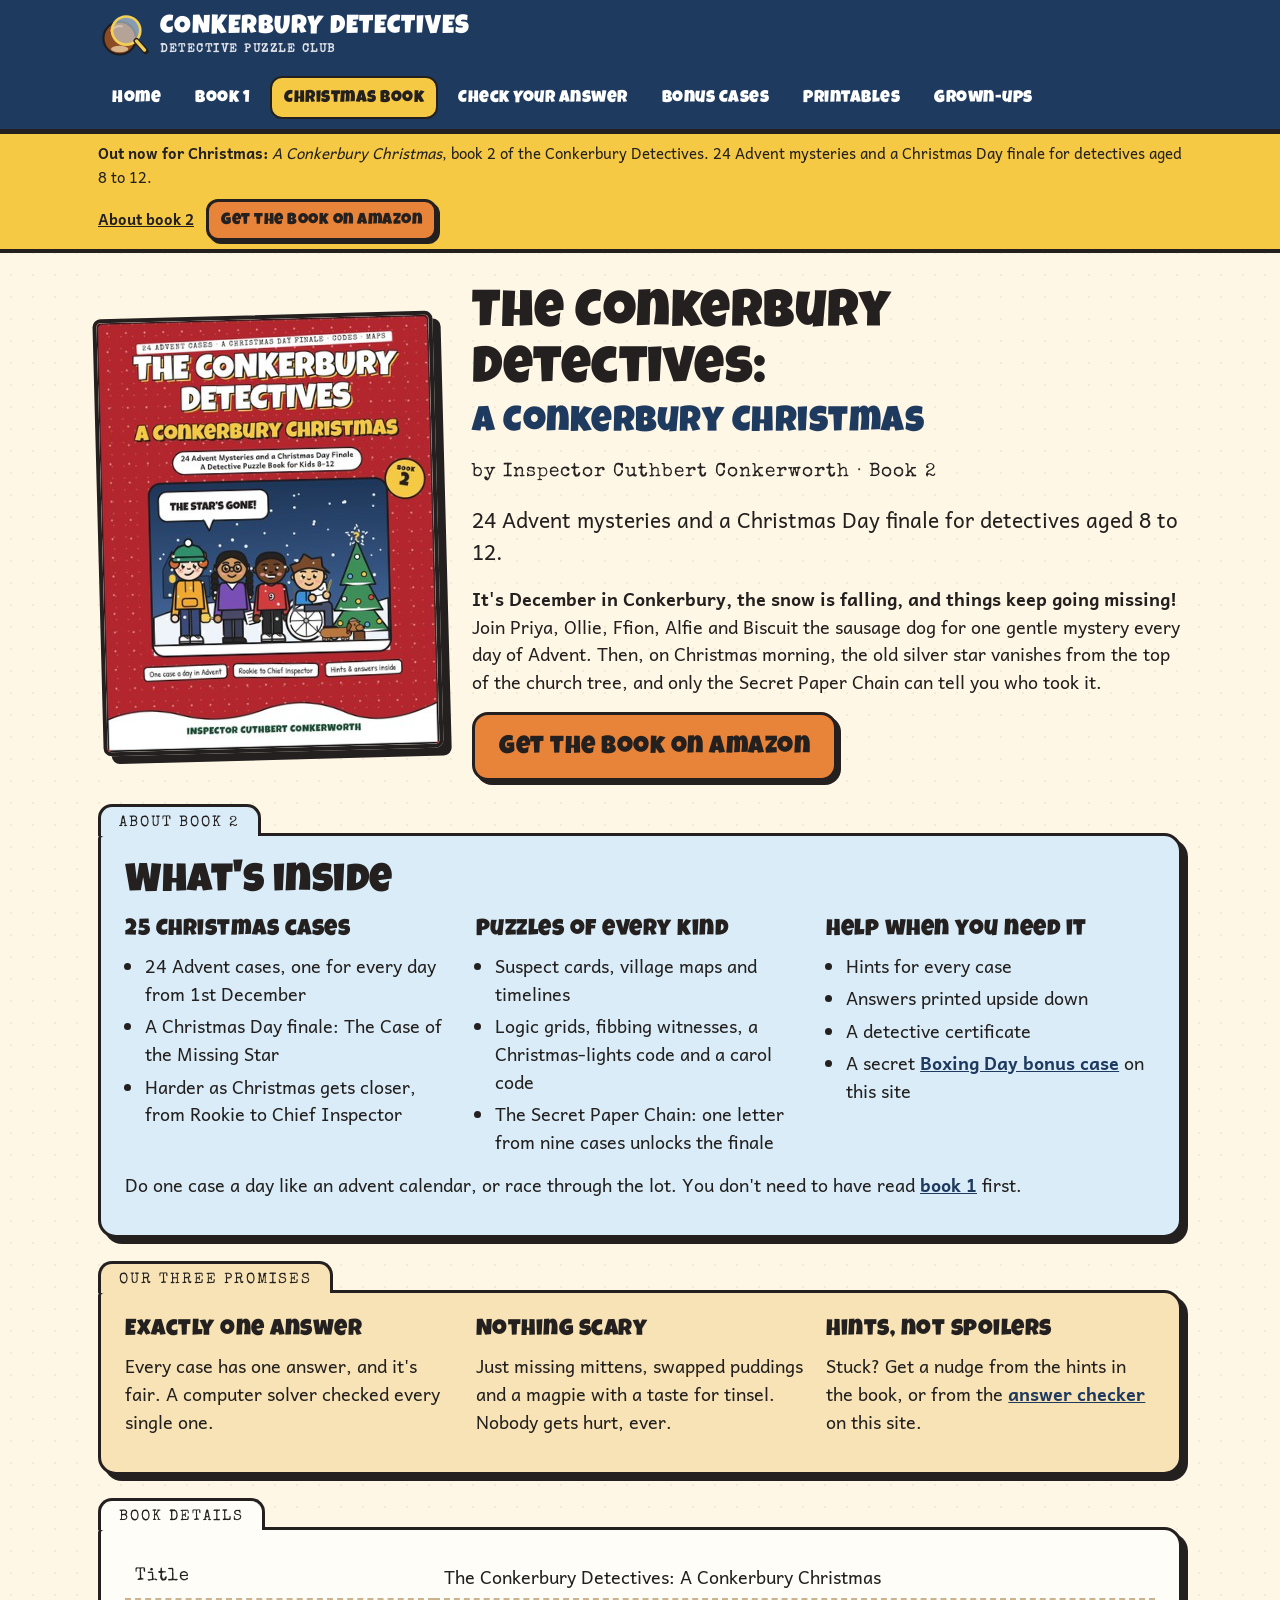
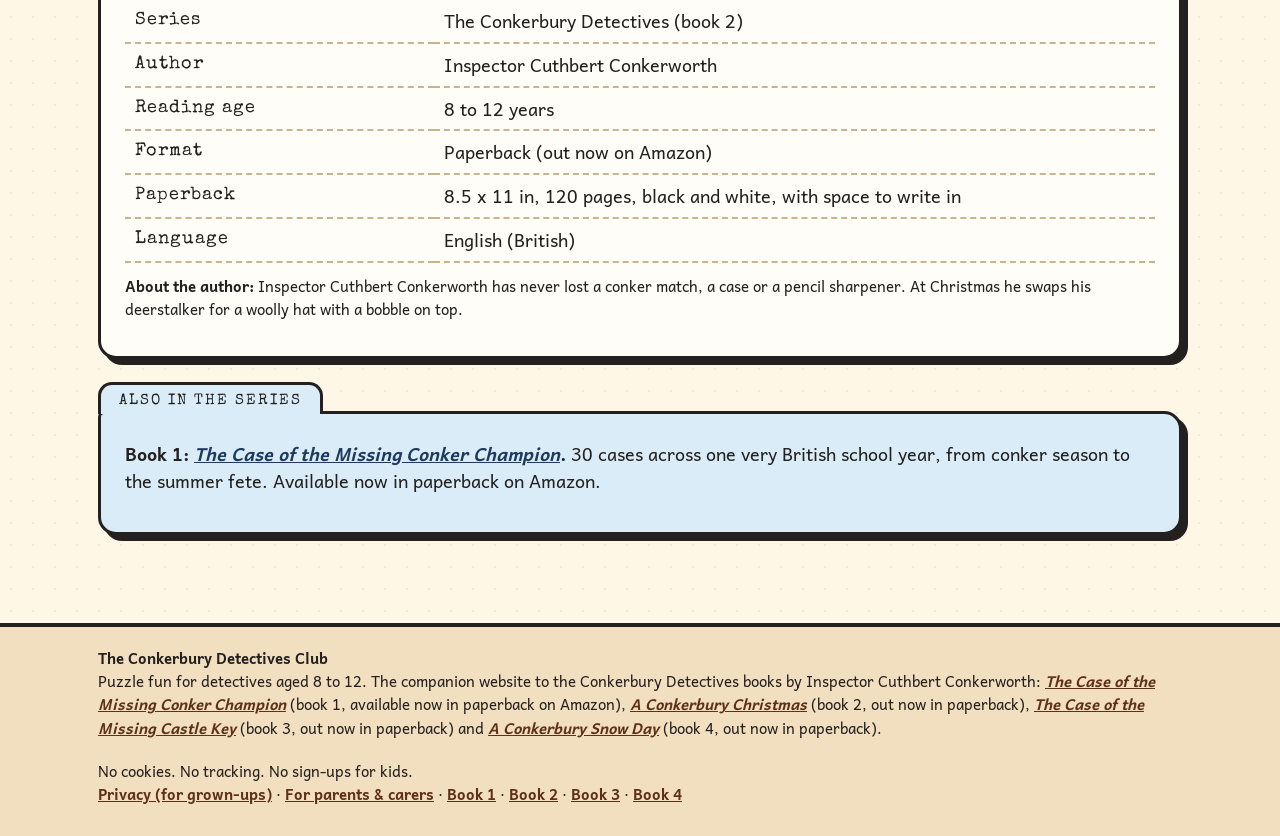
<file: christmas.html>
<!doctype html>
<html lang="en-GB">
<head>
<meta charset="utf-8">
<meta name="viewport" content="width=device-width, initial-scale=1">
<title>A Conkerbury Christmas | The Conkerbury Detectives book 2 for kids 8-12</title>
<meta name="description" content="A Conkerbury Christmas by Inspector Cuthbert Conkerworth, book 2 of The Conkerbury Detectives: 24 Advent mysteries and a Christmas Day finale for kids 8 to 12. Out now in paperback.">
<meta name="referrer" content="no-referrer">
<meta name="robots" content="index, follow, max-image-preview:large">
<meta http-equiv="Content-Security-Policy" content="default-src 'self'; img-src 'self' data:; style-src 'self' 'unsafe-inline'; script-src 'self'; form-action 'none'; base-uri 'none'">
<link rel="canonical" href="https://conkerburydetectives.co.uk/christmas.html">
<meta property="og:type" content="book">
<meta property="og:site_name" content="The Conkerbury Detectives Club">
<meta property="og:locale" content="en_GB">
<meta property="og:title" content="A Conkerbury Christmas | The Conkerbury Detectives book 2 for kids 8-12">
<meta property="og:description" content="A Conkerbury Christmas by Inspector Cuthbert Conkerworth, book 2 of The Conkerbury Detectives: 24 Advent mysteries and a Christmas Day finale for kids 8 to 12. Out now in paperback.">
<meta property="og:url" content="https://conkerburydetectives.co.uk/christmas.html">
<meta property="og:image" content="https://conkerburydetectives.co.uk/img/og-christmas.jpg">
<meta property="og:image:width" content="1200">
<meta property="og:image:height" content="630">
<meta property="og:image:alt" content="Cover of The Conkerbury Detectives: A Conkerbury Christmas by Inspector Cuthbert Conkerworth">
<meta name="twitter:card" content="summary_large_image">
<meta name="twitter:title" content="A Conkerbury Christmas | The Conkerbury Detectives book 2 for kids 8-12">
<meta name="twitter:description" content="A Conkerbury Christmas by Inspector Cuthbert Conkerworth, book 2 of The Conkerbury Detectives: 24 Advent mysteries and a Christmas Day finale for kids 8 to 12. Out now in paperback.">
<meta name="twitter:image" content="https://conkerburydetectives.co.uk/img/og-christmas.jpg">
<meta name="twitter:image:alt" content="Cover of The Conkerbury Detectives: A Conkerbury Christmas by Inspector Cuthbert Conkerworth">
<link rel="stylesheet" href="style.css">
<link rel="icon" href="data:image/svg+xml,<svg xmlns='http://www.w3.org/2000/svg' viewBox='6 8 96 84'><circle cx='46.0' cy='54.0' r='30.0' fill='%238a4b25' stroke='%231d1d1f' stroke-width='4' /><path d='M30,40 Q38,30 50,32' fill='none' stroke='%23c98a5a' stroke-width='4' stroke-linejoin='round' stroke-linecap='round' /><ellipse cx='46.0' cy='74.0' rx='16.0' ry='6.0' fill='%23d9b48a' stroke='%231d1d1f' stroke-width='0' /><circle cx='58.0' cy='40.0' r='26.0' fill='rgba(217,236,247,.55)' stroke='%23F3CF55' stroke-width='5' /><path d='M77,59 L94,78' fill='none' stroke='%2323201f' stroke-width='11' stroke-linejoin='round' stroke-linecap='round' /><path d='M77,59 L92,76' fill='none' stroke='%23F3CF55' stroke-width='6' stroke-linejoin='round' stroke-linecap='round' /></svg>">
<script type="application/ld+json">
{
 "@context": "https://schema.org",
 "@graph": [
  {
   "@type": "Organization",
   "@id": "https://conkerburydetectives.co.uk/#org",
   "name": "The Conkerbury Detectives Club",
   "url": "https://conkerburydetectives.co.uk/",
   "logo": "https://conkerburydetectives.co.uk/img/logo.png",
   "email": "hello@conkerburydetectives.co.uk"
  },
  {
   "@type": "WebSite",
   "@id": "https://conkerburydetectives.co.uk/#website",
   "name": "The Conkerbury Detectives Club",
   "url": "https://conkerburydetectives.co.uk/",
   "inLanguage": "en-GB",
   "publisher": {
    "@id": "https://conkerburydetectives.co.uk/#org"
   },
   "description": "The companion website to the Conkerbury Detectives puzzle books for children aged 8 to 12."
  },
  {
   "@type": "WebPage",
   "@id": "https://conkerburydetectives.co.uk/christmas.html#page",
   "url": "https://conkerburydetectives.co.uk/christmas.html",
   "name": "A Conkerbury Christmas | The Conkerbury Detectives book 2 for kids 8-12",
   "description": "A Conkerbury Christmas by Inspector Cuthbert Conkerworth, book 2 of The Conkerbury Detectives: 24 Advent mysteries and a Christmas Day finale for kids 8 to 12. Out now in paperback.",
   "isPartOf": {
    "@id": "https://conkerburydetectives.co.uk/#website"
   },
   "inLanguage": "en-GB",
   "about": {
    "@id": "https://conkerburydetectives.co.uk/christmas.html#book"
   }
  },
  {
   "@type": "Book",
   "@id": "https://conkerburydetectives.co.uk/christmas.html#book",
   "name": "The Conkerbury Detectives: A Conkerbury Christmas",
   "alternateName": "A Conkerbury Christmas",
   "url": "https://conkerburydetectives.co.uk/christmas.html",
   "image": "https://conkerburydetectives.co.uk/img/book2-cover-800.jpg",
   "author": {
    "@type": "Person",
    "name": "Inspector Cuthbert Conkerworth"
   },
   "description": "A Christmas detective puzzle book for children aged 8 to 12: 24 Advent mysteries and a Christmas Day finale for detectives aged 8 to 12. One case for every day of Advent, then a Christmas Day finale solved with the Secret Paper Chain. Every case is a fair-play puzzle with exactly one answer, checked by a computer solver.",
   "genre": [
    "Children's mystery",
    "Puzzle book",
    "Activity book",
    "Christmas"
   ],
   "audience": {
    "@type": "PeopleAudience",
    "suggestedMinAge": 8,
    "suggestedMaxAge": 12
   },
   "typicalAgeRange": "8-12",
   "inLanguage": "en-GB",
   "isFamilyFriendly": true,
   "bookFormat": "https://schema.org/Paperback",
   "numberOfPages": 120,
   "isPartOf": {
    "@id": "https://conkerburydetectives.co.uk/#series"
   },
   "position": 2,
   "publisher": {
    "@id": "https://conkerburydetectives.co.uk/#org"
   },
   "sameAs": [
    "https://www.amazon.co.uk/dp/B0HQWWLQHN"
   ],
   "offers": {
    "@type": "Offer",
    "url": "https://www.amazon.co.uk/dp/B0HQWWLQHN",
    "availability": "https://schema.org/InStock"
   }
  },
  {
   "@type": "BookSeries",
   "@id": "https://conkerburydetectives.co.uk/#series",
   "name": "The Conkerbury Detectives",
   "author": {
    "@type": "Person",
    "name": "Inspector Cuthbert Conkerworth"
   },
   "hasPart": [
    {
     "@id": "https://conkerburydetectives.co.uk/book.html#book"
    },
    {
     "@id": "https://conkerburydetectives.co.uk/christmas.html#book"
    },
    {
     "@id": "https://conkerburydetectives.co.uk/#book3"
    },
    {
     "@id": "https://conkerburydetectives.co.uk/#book4"
    }
   ]
  }
 ]
}
</script>
<script src="data/book.js"></script>
<script src="app.js" defer></script>
</head>
<body>
<a class="skip" href="#main">Skip to the case</a>
<header class="site"><div class="wrap">
<a class="brand" href="index.html"><svg xmlns="http://www.w3.org/2000/svg" viewBox="6 8 96 84"><circle cx="46.0" cy="54.0" r="30.0" fill="#8a4b25" stroke="#1d1d1f" stroke-width="4" /><path d="M30,40 Q38,30 50,32" fill="none" stroke="#c98a5a" stroke-width="4" stroke-linejoin="round" stroke-linecap="round" /><ellipse cx="46.0" cy="74.0" rx="16.0" ry="6.0" fill="#d9b48a" stroke="#1d1d1f" stroke-width="0" /><circle cx="58.0" cy="40.0" r="26.0" fill="rgba(217,236,247,.55)" stroke="#F3CF55" stroke-width="5" /><path d="M77,59 L94,78" fill="none" stroke="#23201f" stroke-width="11" stroke-linejoin="round" stroke-linecap="round" /><path d="M77,59 L92,76" fill="none" stroke="#F3CF55" stroke-width="6" stroke-linejoin="round" stroke-linecap="round" /></svg><span><b>CONKERBURY DETECTIVES</b><small>DETECTIVE PUZZLE CLUB</small></span></a>
<nav class="main" aria-label="Main"><a href="index.html">Home</a><a href="book.html">Book 1</a><a href="christmas.html" aria-current="page">Christmas Book</a><a href="check.html">Check Your Answer</a><a href="bonus.html">Bonus Cases</a><a href="printables.html">Printables</a><a href="parents.html">Grown-ups</a></nav></div></header>
<div class="bookbar"><div class="wrap"><span><b>Out now for Christmas:</b> <i>A Conkerbury Christmas</i>, book 2 of the Conkerbury Detectives. 24 Advent mysteries and a Christmas Day finale for detectives aged 8 to 12.</span>
<span class="bb-btns"><a href="christmas.html">About book 2</a> <a class="btn buy sm" data-book2-link href="https://www.amazon.co.uk/dp/B0HQWWLQHN" rel="noopener">Get the book on Amazon</a></span></div></div>
<main id="main">

<section class="bookhero" aria-labelledby="book2-h1">
 <div class="cover"><img src="img/book2-cover-400.jpg" srcset="img/book2-cover-400.jpg 400w, img/book2-cover-800.jpg 800w" sizes="(max-width: 760px) 70vw, 340px" width="400" height="517" alt="Cover of The Conkerbury Detectives: A Conkerbury Christmas by Inspector Cuthbert Conkerworth: the detectives in the snow by the village Christmas tree, whose star is missing"></div>
 <div id="get-the-book">
  <h1 id="book2-h1">The Conkerbury Detectives: <span class="t2">A Conkerbury Christmas</span></h1>
  <p class="byline">by Inspector Cuthbert Conkerworth &middot; Book 2</p>
  <p class="lead">24 Advent mysteries and a Christmas Day finale for detectives aged 8 to 12.</p>
  <p><b>It's December in Conkerbury, the snow is falling, and things keep going missing!</b> Join Priya, Ollie, Ffion, Alfie and Biscuit the sausage dog for one gentle mystery every day of Advent. Then, on Christmas morning, the old silver star vanishes from the top of the church tree, and only the Secret Paper Chain can tell you who took it.</p>
  <div class="btns"><a class="btn buy big" data-book2-link href="https://www.amazon.co.uk/dp/B0HQWWLQHN" rel="noopener">Get the book on Amazon</a></div>
 </div>
</section>

<section class="folder sky" aria-labelledby="inside2-h"><span class="tab">ABOUT BOOK 2</span>
<h2 id="inside2-h">What's inside</h2>
<div class="grid g3">
 <div><h3>25 Christmas cases</h3><ul class="tight"><li>24 Advent cases, one for every day from 1st December</li><li>A Christmas Day finale: The Case of the Missing Star</li><li>Harder as Christmas gets closer, from Rookie to Chief Inspector</li></ul></div>
 <div><h3>Puzzles of every kind</h3><ul class="tight"><li>Suspect cards, village maps and timelines</li><li>Logic grids, fibbing witnesses, a Christmas-lights code and a carol code</li><li>The Secret Paper Chain: one letter from nine cases unlocks the finale</li></ul></div>
 <div><h3>Help when you need it</h3><ul class="tight"><li>Hints for every case</li><li>Answers printed upside down</li><li>A detective certificate</li><li>A secret <a href="boxing-day.html">Boxing Day bonus case</a> on this site</li></ul></div>
</div>
<p>Do one case a day like an advent calendar, or race through the lot. You don't need to have read <a href="book.html">book 1</a> first.</p>
</section>

<div class="folder manila"><span class="tab">OUR THREE PROMISES</span>
<div class="grid g3">
 <div><h3>Exactly one answer</h3><p>Every case has one answer, and it's fair. A computer solver checked every single one.</p></div>
 <div><h3>Nothing scary</h3><p>Just missing mittens, swapped puddings and a magpie with a taste for tinsel. Nobody gets hurt, ever.</p></div>
 <div><h3>Hints, not spoilers</h3><p>Stuck? Get a nudge from the hints in the book, or from the <a href="check.html">answer checker</a> on this site.</p></div>
</div></div>

<div class="folder"><span class="tab">BOOK DETAILS</span>
<table class="facts">
<tr><th scope="row">Title</th><td>The Conkerbury Detectives: A Conkerbury Christmas</td></tr>
<tr><th scope="row">Series</th><td>The Conkerbury Detectives (book 2)</td></tr>
<tr><th scope="row">Author</th><td>Inspector Cuthbert Conkerworth</td></tr>
<tr><th scope="row">Reading age</th><td>8 to 12 years</td></tr>
<tr><th scope="row">Format</th><td>Paperback (out now on Amazon)</td></tr>
<tr><th scope="row">Paperback</th><td>8.5 x 11 in, 120 pages, black and white, with space to write in</td></tr>
<tr><th scope="row">Language</th><td>English (British)</td></tr>
</table>
<p class="small" style="margin-top:12px"><b>About the author:</b> Inspector Cuthbert Conkerworth has never lost a conker match, a case or a pencil sharpener. At Christmas he swaps his deerstalker for a woolly hat with a bobble on top.</p>
</div>

<div class="folder sky"><span class="tab">ALSO IN THE SERIES</span>
<p><b>Book 1: <a href="book.html"><i>The Case of the Missing Conker Champion</i></a>.</b> 30 cases across one very British school year, from conker season to the summer fete. Available now in paperback on Amazon.</p></div>

</main>
<footer class="site"><div class="wrap">
<div><b>The Conkerbury Detectives Club</b><br>Puzzle fun for detectives aged 8 to 12. The companion website to the Conkerbury Detectives books by Inspector Cuthbert Conkerworth: <a href="book.html"><i>The Case of the Missing Conker Champion</i></a> (book 1, available now in paperback on Amazon), <a href="christmas.html"><i>A Conkerbury Christmas</i></a> (book 2, out now in paperback), <a href="https://www.amazon.co.uk/dp/B0HSLJS7NC" rel="noopener"><i>The Case of the Missing Castle Key</i></a> (book 3, out now in paperback) and <a href="https://www.amazon.co.uk/dp/B0HSLGW7PN" rel="noopener"><i>A Conkerbury Snow Day</i></a> (book 4, out now in paperback).</div>
<div>No cookies. No tracking. No sign-ups for kids.<br><a href="privacy.html">Privacy (for grown-ups)</a> &middot; <a href="parents.html">For parents &amp; carers</a> &middot; <a href="book.html">Book 1</a> &middot; <a href="christmas.html">Book 2</a> &middot; <a href="https://www.amazon.co.uk/dp/B0HSLJS7NC" rel="noopener">Book 3</a> &middot; <a href="https://www.amazon.co.uk/dp/B0HSLGW7PN" rel="noopener">Book 4</a></div>
</div></footer>
</body></html>
</file>
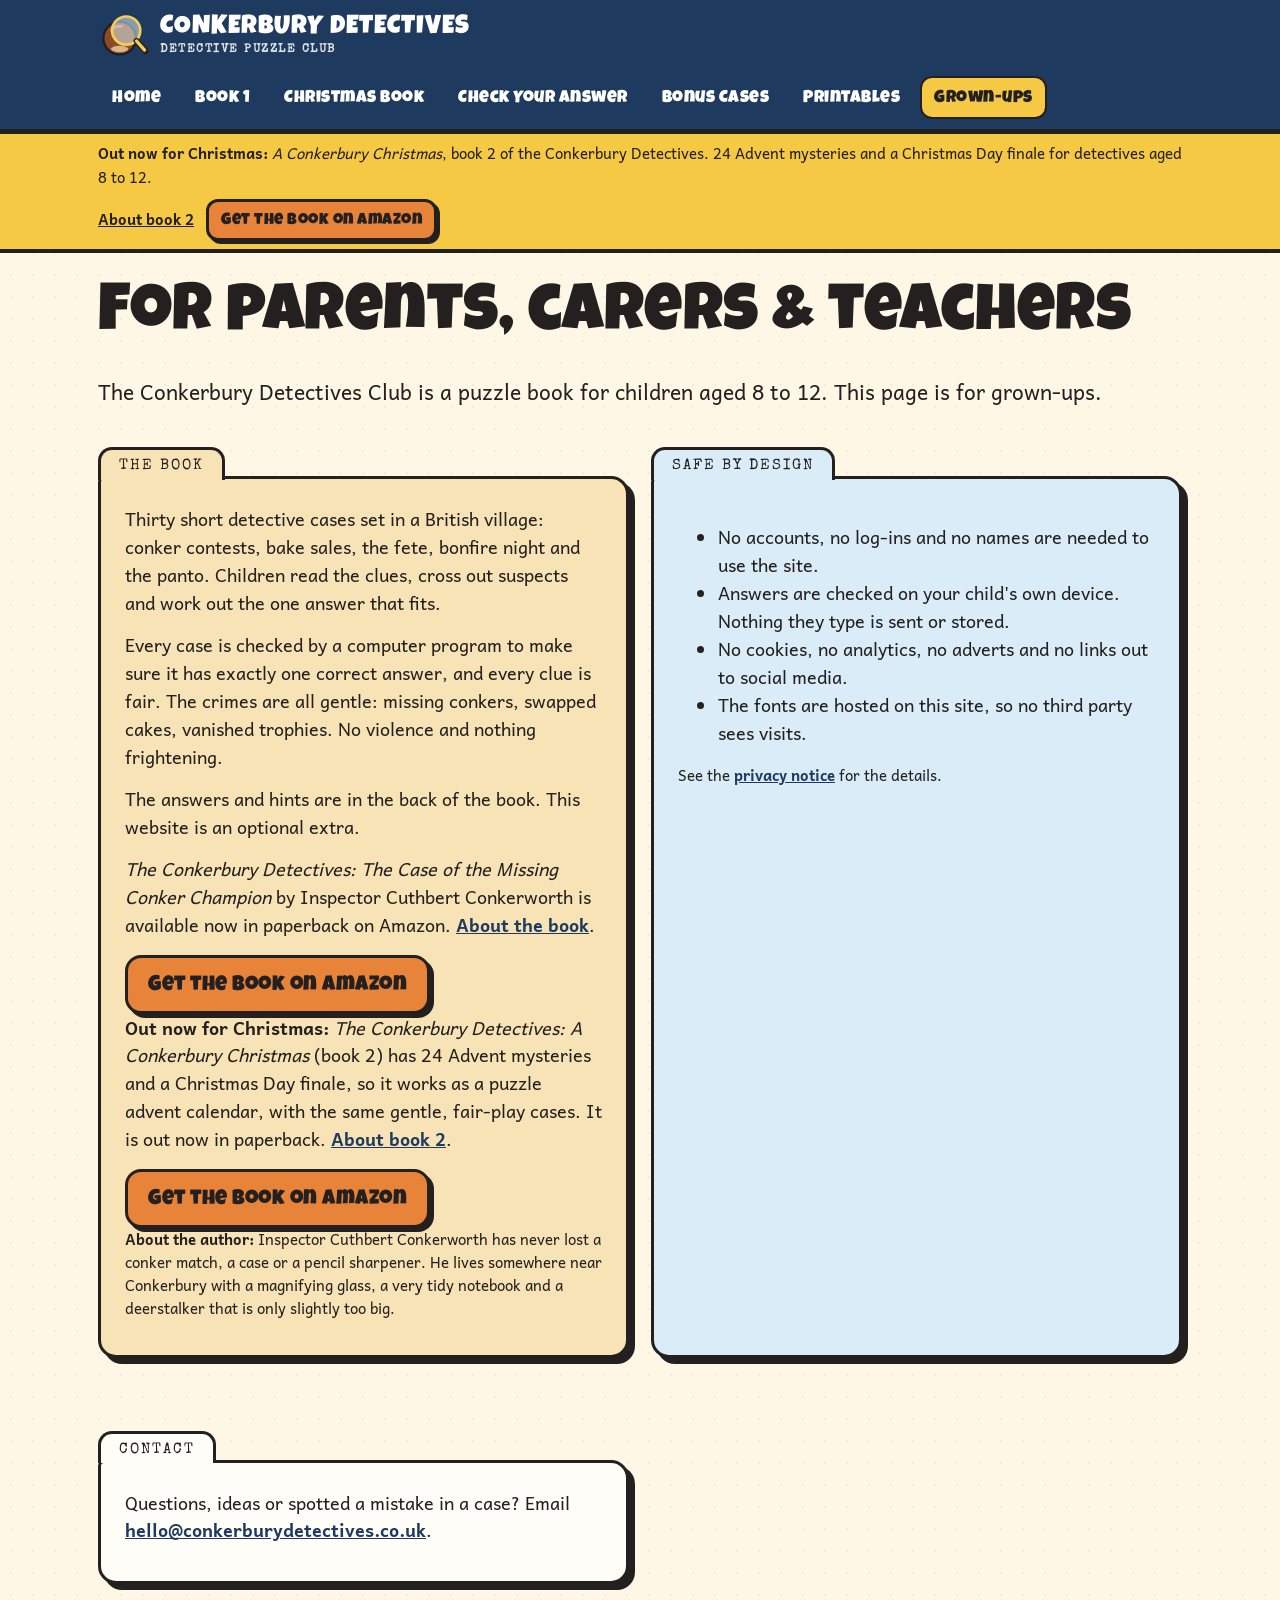
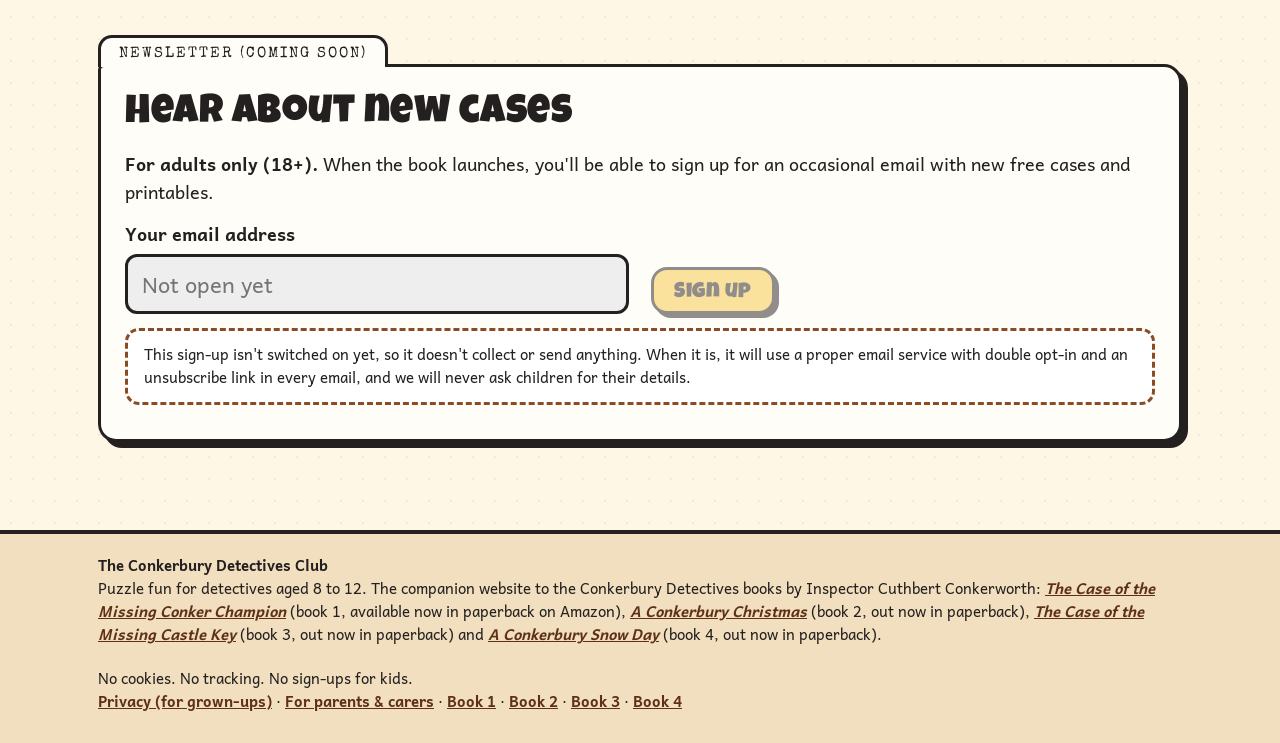
<file: parents.html>
<!doctype html>
<html lang="en-GB">
<head>
<meta charset="utf-8">
<meta name="viewport" content="width=device-width, initial-scale=1">
<title>For parents and carers | The Conkerbury Detectives Club</title>
<meta name="description" content="For parents, carers and teachers: about The Conkerbury Detectives puzzle book for ages 8 to 12, how the site keeps children safe, and how to get in touch.">
<meta name="referrer" content="no-referrer">
<meta name="robots" content="index, follow, max-image-preview:large">
<meta http-equiv="Content-Security-Policy" content="default-src 'self'; img-src 'self' data:; style-src 'self' 'unsafe-inline'; script-src 'self'; form-action 'none'; base-uri 'none'">
<link rel="canonical" href="https://conkerburydetectives.co.uk/parents.html">
<meta property="og:type" content="website">
<meta property="og:site_name" content="The Conkerbury Detectives Club">
<meta property="og:locale" content="en_GB">
<meta property="og:title" content="For parents and carers | The Conkerbury Detectives Club">
<meta property="og:description" content="For parents, carers and teachers: about The Conkerbury Detectives puzzle book for ages 8 to 12, how the site keeps children safe, and how to get in touch.">
<meta property="og:url" content="https://conkerburydetectives.co.uk/parents.html">
<meta property="og:image" content="https://conkerburydetectives.co.uk/img/og-cover.jpg">
<meta property="og:image:width" content="1200">
<meta property="og:image:height" content="630">
<meta property="og:image:alt" content="Cover of The Conkerbury Detectives: The Case of the Missing Conker Champion by Inspector Cuthbert Conkerworth">
<meta name="twitter:card" content="summary_large_image">
<meta name="twitter:title" content="For parents and carers | The Conkerbury Detectives Club">
<meta name="twitter:description" content="For parents, carers and teachers: about The Conkerbury Detectives puzzle book for ages 8 to 12, how the site keeps children safe, and how to get in touch.">
<meta name="twitter:image" content="https://conkerburydetectives.co.uk/img/og-cover.jpg">
<meta name="twitter:image:alt" content="Cover of The Conkerbury Detectives: The Case of the Missing Conker Champion by Inspector Cuthbert Conkerworth">
<link rel="stylesheet" href="style.css">
<link rel="icon" href="data:image/svg+xml,<svg xmlns='http://www.w3.org/2000/svg' viewBox='6 8 96 84'><circle cx='46.0' cy='54.0' r='30.0' fill='%238a4b25' stroke='%231d1d1f' stroke-width='4' /><path d='M30,40 Q38,30 50,32' fill='none' stroke='%23c98a5a' stroke-width='4' stroke-linejoin='round' stroke-linecap='round' /><ellipse cx='46.0' cy='74.0' rx='16.0' ry='6.0' fill='%23d9b48a' stroke='%231d1d1f' stroke-width='0' /><circle cx='58.0' cy='40.0' r='26.0' fill='rgba(217,236,247,.55)' stroke='%23F3CF55' stroke-width='5' /><path d='M77,59 L94,78' fill='none' stroke='%2323201f' stroke-width='11' stroke-linejoin='round' stroke-linecap='round' /><path d='M77,59 L92,76' fill='none' stroke='%23F3CF55' stroke-width='6' stroke-linejoin='round' stroke-linecap='round' /></svg>">
<script type="application/ld+json">
{
 "@context": "https://schema.org",
 "@graph": [
  {
   "@type": "Organization",
   "@id": "https://conkerburydetectives.co.uk/#org",
   "name": "The Conkerbury Detectives Club",
   "url": "https://conkerburydetectives.co.uk/",
   "logo": "https://conkerburydetectives.co.uk/img/logo.png",
   "email": "hello@conkerburydetectives.co.uk"
  },
  {
   "@type": "WebSite",
   "@id": "https://conkerburydetectives.co.uk/#website",
   "name": "The Conkerbury Detectives Club",
   "url": "https://conkerburydetectives.co.uk/",
   "inLanguage": "en-GB",
   "publisher": {
    "@id": "https://conkerburydetectives.co.uk/#org"
   },
   "description": "The companion website to the Conkerbury Detectives puzzle books for children aged 8 to 12."
  },
  {
   "@type": "WebPage",
   "@id": "https://conkerburydetectives.co.uk/parents.html#page",
   "url": "https://conkerburydetectives.co.uk/parents.html",
   "name": "For parents and carers | The Conkerbury Detectives Club",
   "description": "For parents, carers and teachers: about The Conkerbury Detectives puzzle book for ages 8 to 12, how the site keeps children safe, and how to get in touch.",
   "isPartOf": {
    "@id": "https://conkerburydetectives.co.uk/#website"
   },
   "inLanguage": "en-GB"
  }
 ]
}
</script>
<script src="data/book.js"></script>
<script src="app.js" defer></script>
</head>
<body>
<a class="skip" href="#main">Skip to the case</a>
<header class="site"><div class="wrap">
<a class="brand" href="index.html"><svg xmlns="http://www.w3.org/2000/svg" viewBox="6 8 96 84"><circle cx="46.0" cy="54.0" r="30.0" fill="#8a4b25" stroke="#1d1d1f" stroke-width="4" /><path d="M30,40 Q38,30 50,32" fill="none" stroke="#c98a5a" stroke-width="4" stroke-linejoin="round" stroke-linecap="round" /><ellipse cx="46.0" cy="74.0" rx="16.0" ry="6.0" fill="#d9b48a" stroke="#1d1d1f" stroke-width="0" /><circle cx="58.0" cy="40.0" r="26.0" fill="rgba(217,236,247,.55)" stroke="#F3CF55" stroke-width="5" /><path d="M77,59 L94,78" fill="none" stroke="#23201f" stroke-width="11" stroke-linejoin="round" stroke-linecap="round" /><path d="M77,59 L92,76" fill="none" stroke="#F3CF55" stroke-width="6" stroke-linejoin="round" stroke-linecap="round" /></svg><span><b>CONKERBURY DETECTIVES</b><small>DETECTIVE PUZZLE CLUB</small></span></a>
<nav class="main" aria-label="Main"><a href="index.html">Home</a><a href="book.html">Book 1</a><a href="christmas.html">Christmas Book</a><a href="check.html">Check Your Answer</a><a href="bonus.html">Bonus Cases</a><a href="printables.html">Printables</a><a href="parents.html" aria-current="page">Grown-ups</a></nav></div></header>
<div class="bookbar"><div class="wrap"><span><b>Out now for Christmas:</b> <i>A Conkerbury Christmas</i>, book 2 of the Conkerbury Detectives. 24 Advent mysteries and a Christmas Day finale for detectives aged 8 to 12.</span>
<span class="bb-btns"><a href="christmas.html">About book 2</a> <a class="btn buy sm" data-book2-link href="https://www.amazon.co.uk/dp/B0HQWWLQHN" rel="noopener">Get the book on Amazon</a></span></div></div>
<main id="main">

<h1>For parents, carers &amp; teachers</h1>
<p class="lead">The Conkerbury Detectives Club is a puzzle book for children aged 8 to 12. This page is for grown-ups.</p>
<div class="grid g2">
 <div class="folder manila"><span class="tab">THE BOOK</span>
  <p>Thirty short detective cases set in a British village: conker contests, bake sales, the fete, bonfire night and the panto. Children read the clues, cross out suspects and work out the one answer that fits.</p>
  <p>Every case is checked by a computer program to make sure it has exactly one correct answer, and every clue is fair. The crimes are all gentle: missing conkers, swapped cakes, vanished trophies. No violence and nothing frightening.</p>
  <p>The answers and hints are in the back of the book. This website is an optional extra.</p>
  <p><i>The Conkerbury Detectives: The Case of the Missing Conker Champion</i> by Inspector Cuthbert Conkerworth is available now in paperback on Amazon. <a href="book.html">About the book</a>.</p>
  <div class="btns"><a class="btn buy" data-book-link href="https://www.amazon.co.uk/dp/B0HQ1LMJGX" rel="noopener">Get the book on Amazon</a></div>
  <p><b>Out now for Christmas:</b> <i>The Conkerbury Detectives: A Conkerbury Christmas</i> (book 2) has 24 Advent mysteries and a Christmas Day finale, so it works as a puzzle advent calendar, with the same gentle, fair-play cases. It is out now in paperback. <a href="christmas.html">About book 2</a>.</p>
  <div class="btns"><a class="btn buy" data-book2-link href="https://www.amazon.co.uk/dp/B0HQWWLQHN" rel="noopener">Get the book on Amazon</a></div>
  <p class="small"><b>About the author:</b> Inspector Cuthbert Conkerworth has never lost a conker match, a case or a pencil sharpener. He lives somewhere near Conkerbury with a magnifying glass, a very tidy notebook and a deerstalker that is only slightly too big.</p>
 </div>
 <div class="folder sky"><span class="tab">SAFE BY DESIGN</span>
  <ul>
   <li>No accounts, no log-ins and no names are needed to use the site.</li>
   <li>Answers are checked on your child's own device. Nothing they type is sent or stored.</li>
   <li>No cookies, no analytics, no adverts and no links out to social media.</li>
   <li>The fonts are hosted on this site, so no third party sees visits.</li>
  </ul>
  <p class="small">See the <a href="privacy.html">privacy notice</a> for the details.</p>
 </div>
 <div class="folder"><span class="tab">CONTACT</span>
  <p>Questions, ideas or spotted a mistake in a case? Email <a href="mailto:hello@conkerburydetectives.co.uk">hello@conkerburydetectives.co.uk</a>.</p>
 </div>
</div>
<form class="folder" id="nl-form" aria-describedby="nl-note" novalidate><span class="tab">NEWSLETTER (COMING SOON)</span>
 <h2>Hear about new cases</h2>
 <p><b>For adults only (18+).</b> When the book launches, you'll be able to sign up for an occasional email with new free cases and printables.</p>
 <div class="grid g2">
  <div><label for="nl-email">Your email address</label><input id="nl-email" type="email" disabled placeholder="Not open yet"></div>
  <div style="display:flex;align-items:flex-end"><button class="btn" type="button" disabled>Sign up</button></div>
 </div>
 <p id="nl-note" class="note small" style="margin-top:14px">This sign-up isn't switched on yet, so it doesn't collect or send anything. When it is, it will use a proper email service with double opt-in and an unsubscribe link in every email, and we will never ask children for their details.</p>
</form>

</main>
<footer class="site"><div class="wrap">
<div><b>The Conkerbury Detectives Club</b><br>Puzzle fun for detectives aged 8 to 12. The companion website to the Conkerbury Detectives books by Inspector Cuthbert Conkerworth: <a href="book.html"><i>The Case of the Missing Conker Champion</i></a> (book 1, available now in paperback on Amazon), <a href="christmas.html"><i>A Conkerbury Christmas</i></a> (book 2, out now in paperback), <a href="https://www.amazon.co.uk/dp/B0HSLJS7NC" rel="noopener"><i>The Case of the Missing Castle Key</i></a> (book 3, out now in paperback) and <a href="https://www.amazon.co.uk/dp/B0HSLGW7PN" rel="noopener"><i>A Conkerbury Snow Day</i></a> (book 4, out now in paperback).</div>
<div>No cookies. No tracking. No sign-ups for kids.<br><a href="privacy.html">Privacy (for grown-ups)</a> &middot; <a href="parents.html">For parents &amp; carers</a> &middot; <a href="book.html">Book 1</a> &middot; <a href="christmas.html">Book 2</a> &middot; <a href="https://www.amazon.co.uk/dp/B0HSLJS7NC" rel="noopener">Book 3</a> &middot; <a href="https://www.amazon.co.uk/dp/B0HSLGW7PN" rel="noopener">Book 4</a></div>
</div></footer>
</body></html>
</file>
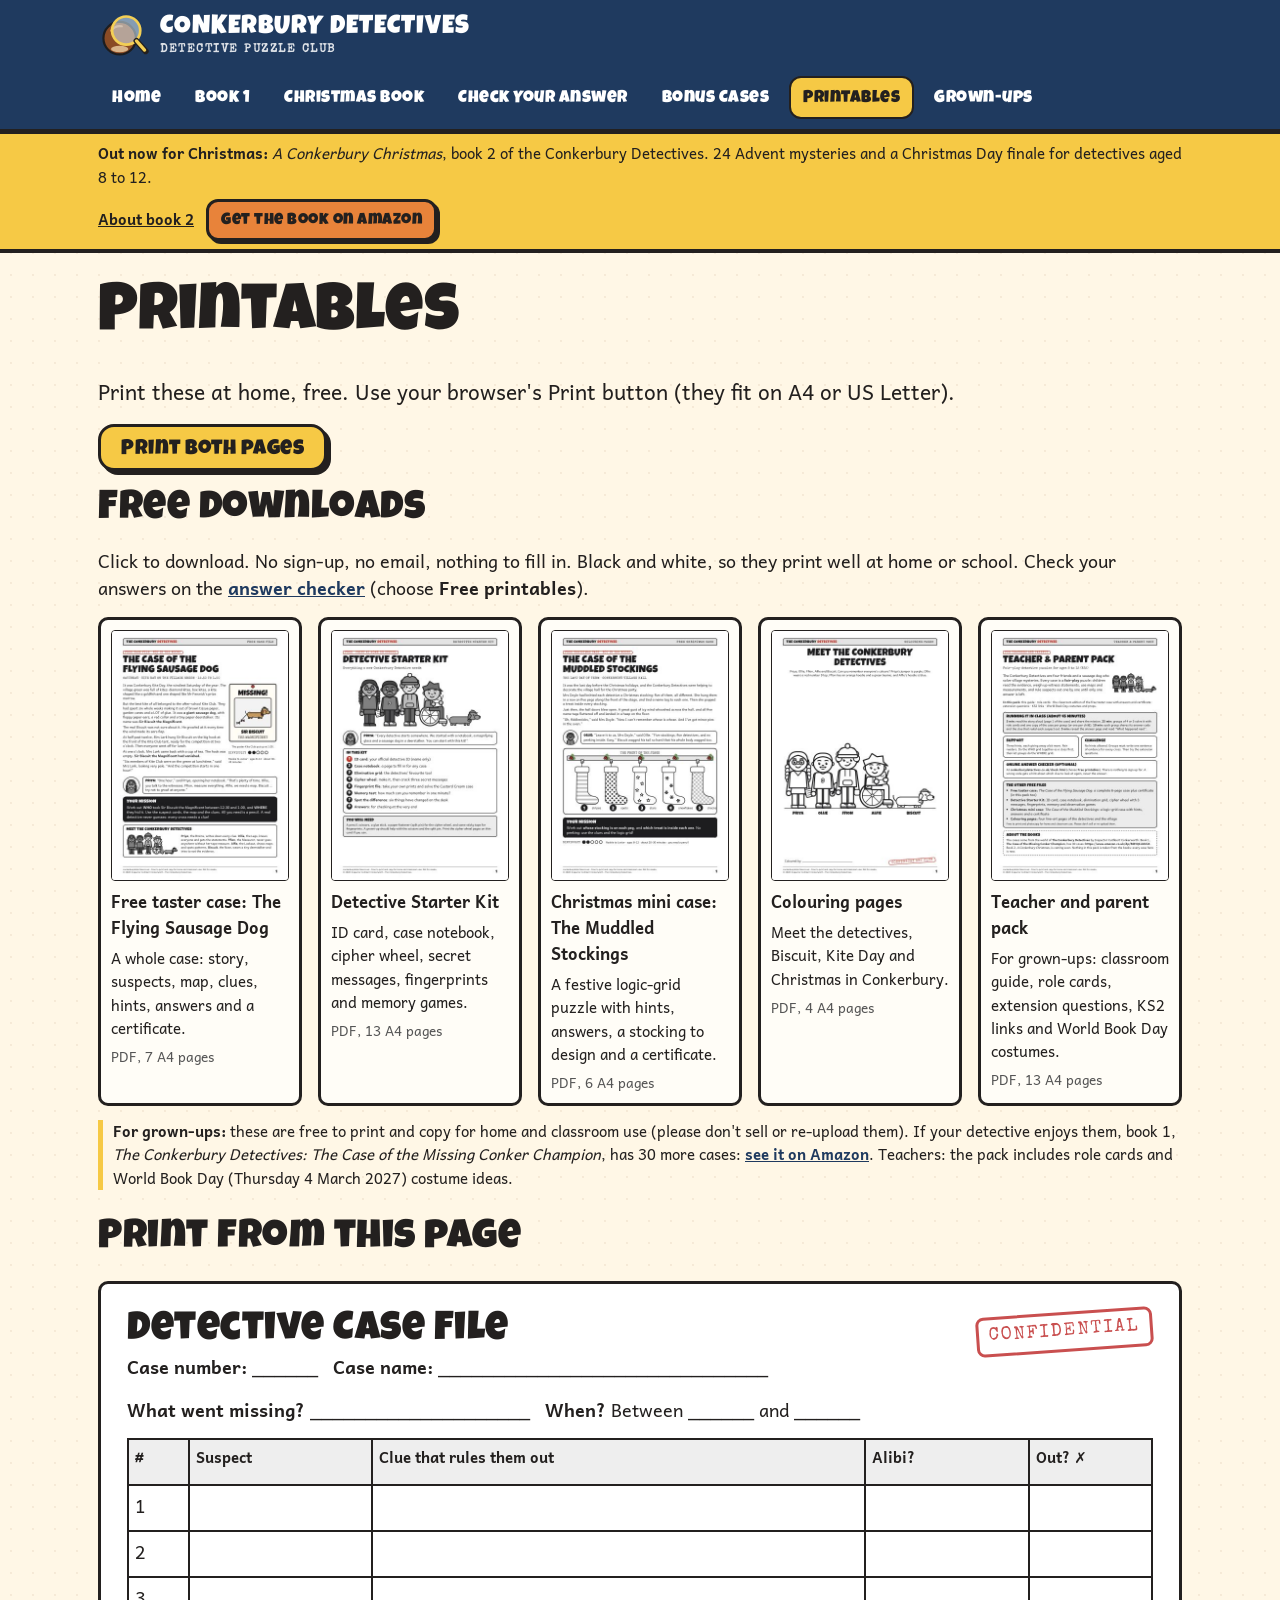
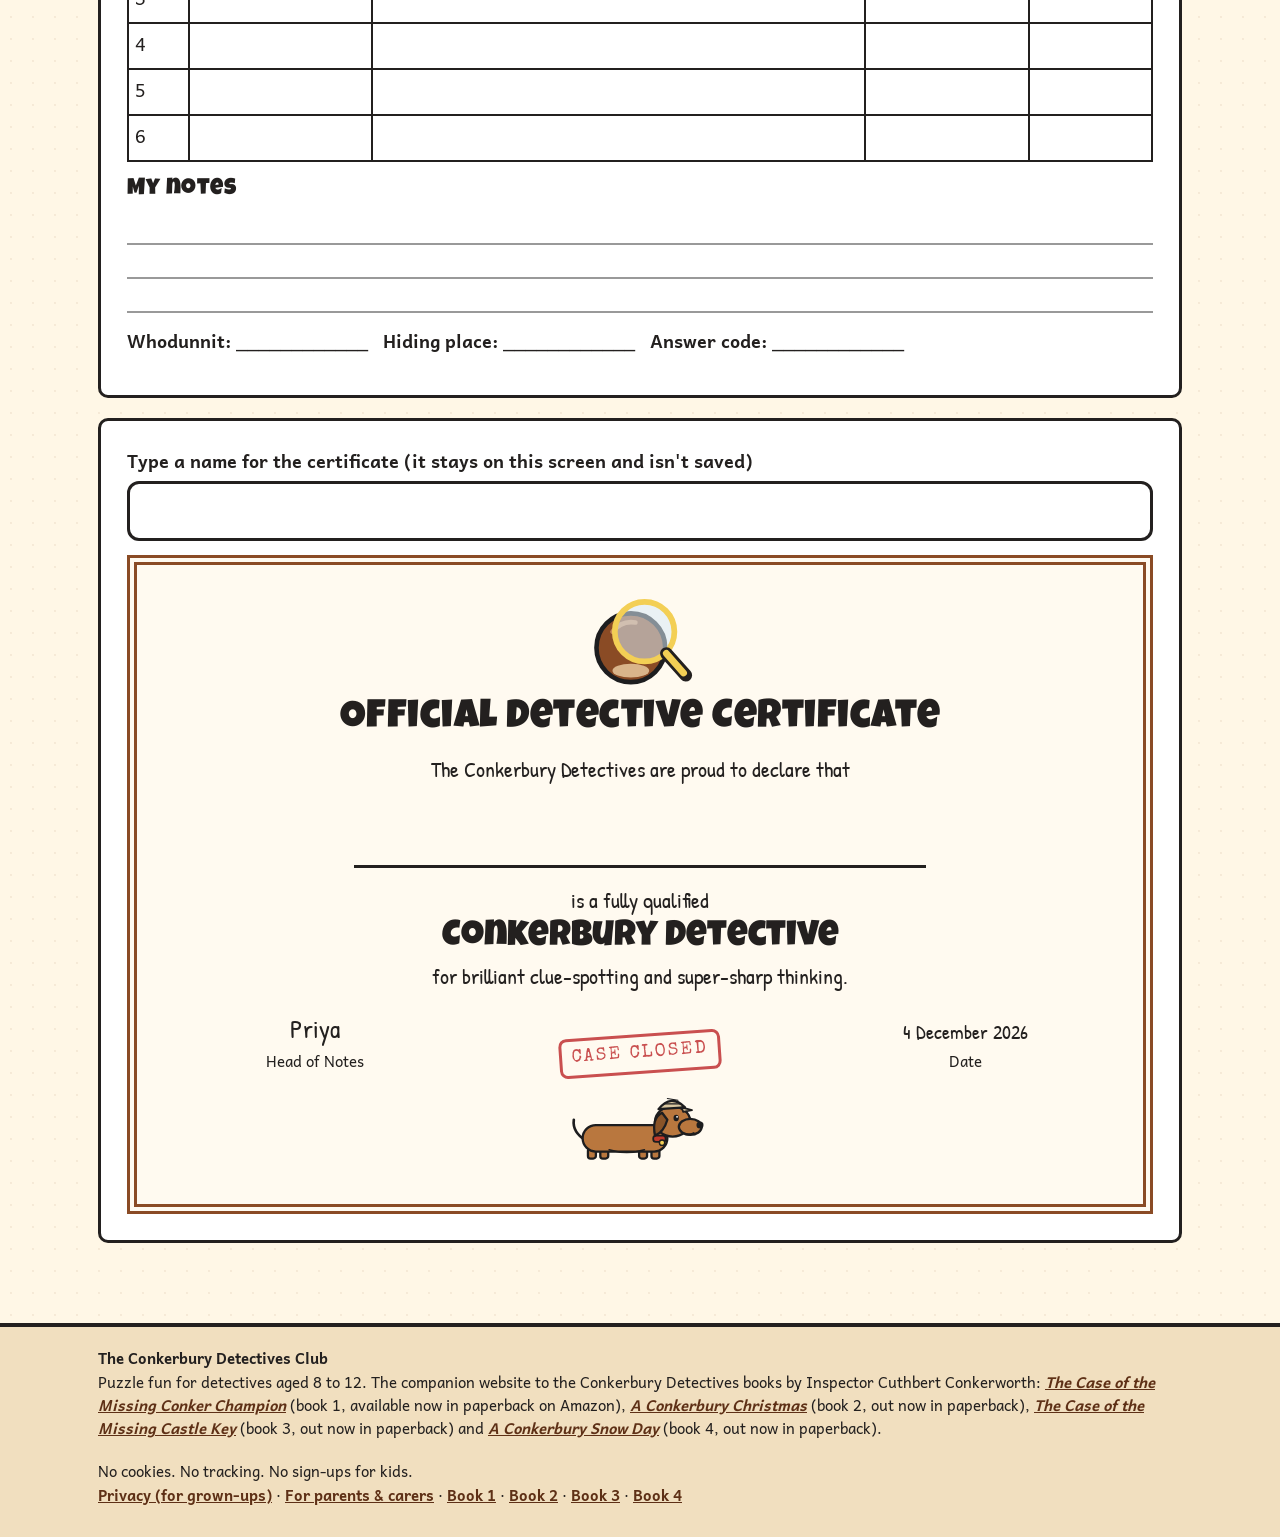
<file: printables.html>
<!doctype html>
<html lang="en-GB">
<head>
<meta charset="utf-8">
<meta name="viewport" content="width=device-width, initial-scale=1">
<title>Printables | The Conkerbury Detectives Club</title>
<meta name="description" content="Free printable detective cases, a Detective Starter Kit, colouring pages, a Christmas mini case and a teacher pack from The Conkerbury Detectives, for ages 8 to 12. No sign-up.">
<meta name="referrer" content="no-referrer">
<meta name="robots" content="index, follow, max-image-preview:large">
<meta http-equiv="Content-Security-Policy" content="default-src 'self'; img-src 'self' data:; style-src 'self' 'unsafe-inline'; script-src 'self'; form-action 'none'; base-uri 'none'">
<link rel="canonical" href="https://conkerburydetectives.co.uk/printables.html">
<meta property="og:type" content="website">
<meta property="og:site_name" content="The Conkerbury Detectives Club">
<meta property="og:locale" content="en_GB">
<meta property="og:title" content="Printables | The Conkerbury Detectives Club">
<meta property="og:description" content="Free printable detective cases, a Detective Starter Kit, colouring pages, a Christmas mini case and a teacher pack from The Conkerbury Detectives, for ages 8 to 12. No sign-up.">
<meta property="og:url" content="https://conkerburydetectives.co.uk/printables.html">
<meta property="og:image" content="https://conkerburydetectives.co.uk/img/og-cover.jpg">
<meta property="og:image:width" content="1200">
<meta property="og:image:height" content="630">
<meta property="og:image:alt" content="Cover of The Conkerbury Detectives: The Case of the Missing Conker Champion by Inspector Cuthbert Conkerworth">
<meta name="twitter:card" content="summary_large_image">
<meta name="twitter:title" content="Printables | The Conkerbury Detectives Club">
<meta name="twitter:description" content="Free printable detective cases, a Detective Starter Kit, colouring pages, a Christmas mini case and a teacher pack from The Conkerbury Detectives, for ages 8 to 12. No sign-up.">
<meta name="twitter:image" content="https://conkerburydetectives.co.uk/img/og-cover.jpg">
<meta name="twitter:image:alt" content="Cover of The Conkerbury Detectives: The Case of the Missing Conker Champion by Inspector Cuthbert Conkerworth">
<link rel="stylesheet" href="style.css">
<link rel="icon" href="data:image/svg+xml,<svg xmlns='http://www.w3.org/2000/svg' viewBox='6 8 96 84'><circle cx='46.0' cy='54.0' r='30.0' fill='%238a4b25' stroke='%231d1d1f' stroke-width='4' /><path d='M30,40 Q38,30 50,32' fill='none' stroke='%23c98a5a' stroke-width='4' stroke-linejoin='round' stroke-linecap='round' /><ellipse cx='46.0' cy='74.0' rx='16.0' ry='6.0' fill='%23d9b48a' stroke='%231d1d1f' stroke-width='0' /><circle cx='58.0' cy='40.0' r='26.0' fill='rgba(217,236,247,.55)' stroke='%23F3CF55' stroke-width='5' /><path d='M77,59 L94,78' fill='none' stroke='%2323201f' stroke-width='11' stroke-linejoin='round' stroke-linecap='round' /><path d='M77,59 L92,76' fill='none' stroke='%23F3CF55' stroke-width='6' stroke-linejoin='round' stroke-linecap='round' /></svg>">
<script type="application/ld+json">
{
 "@context": "https://schema.org",
 "@graph": [
  {
   "@type": "Organization",
   "@id": "https://conkerburydetectives.co.uk/#org",
   "name": "The Conkerbury Detectives Club",
   "url": "https://conkerburydetectives.co.uk/",
   "logo": "https://conkerburydetectives.co.uk/img/logo.png",
   "email": "hello@conkerburydetectives.co.uk"
  },
  {
   "@type": "WebSite",
   "@id": "https://conkerburydetectives.co.uk/#website",
   "name": "The Conkerbury Detectives Club",
   "url": "https://conkerburydetectives.co.uk/",
   "inLanguage": "en-GB",
   "publisher": {
    "@id": "https://conkerburydetectives.co.uk/#org"
   },
   "description": "The companion website to the Conkerbury Detectives puzzle books for children aged 8 to 12."
  },
  {
   "@type": "WebPage",
   "@id": "https://conkerburydetectives.co.uk/printables.html#page",
   "url": "https://conkerburydetectives.co.uk/printables.html",
   "name": "Printables | The Conkerbury Detectives Club",
   "description": "Free printable detective cases, a Detective Starter Kit, colouring pages, a Christmas mini case and a teacher pack from The Conkerbury Detectives, for ages 8 to 12. No sign-up.",
   "isPartOf": {
    "@id": "https://conkerburydetectives.co.uk/#website"
   },
   "inLanguage": "en-GB"
  }
 ]
}
</script>
<script src="data/book.js"></script>
<script src="app.js" defer></script>
</head>
<body>
<a class="skip" href="#main">Skip to the case</a>
<header class="site"><div class="wrap">
<a class="brand" href="index.html"><svg xmlns="http://www.w3.org/2000/svg" viewBox="6 8 96 84"><circle cx="46.0" cy="54.0" r="30.0" fill="#8a4b25" stroke="#1d1d1f" stroke-width="4" /><path d="M30,40 Q38,30 50,32" fill="none" stroke="#c98a5a" stroke-width="4" stroke-linejoin="round" stroke-linecap="round" /><ellipse cx="46.0" cy="74.0" rx="16.0" ry="6.0" fill="#d9b48a" stroke="#1d1d1f" stroke-width="0" /><circle cx="58.0" cy="40.0" r="26.0" fill="rgba(217,236,247,.55)" stroke="#F3CF55" stroke-width="5" /><path d="M77,59 L94,78" fill="none" stroke="#23201f" stroke-width="11" stroke-linejoin="round" stroke-linecap="round" /><path d="M77,59 L92,76" fill="none" stroke="#F3CF55" stroke-width="6" stroke-linejoin="round" stroke-linecap="round" /></svg><span><b>CONKERBURY DETECTIVES</b><small>DETECTIVE PUZZLE CLUB</small></span></a>
<nav class="main" aria-label="Main"><a href="index.html">Home</a><a href="book.html">Book 1</a><a href="christmas.html">Christmas Book</a><a href="check.html">Check Your Answer</a><a href="bonus.html">Bonus Cases</a><a href="printables.html" aria-current="page">Printables</a><a href="parents.html">Grown-ups</a></nav></div></header>
<div class="bookbar"><div class="wrap"><span><b>Out now for Christmas:</b> <i>A Conkerbury Christmas</i>, book 2 of the Conkerbury Detectives. 24 Advent mysteries and a Christmas Day finale for detectives aged 8 to 12.</span>
<span class="bb-btns"><a href="christmas.html">About book 2</a> <a class="btn buy sm" data-book2-link href="https://www.amazon.co.uk/dp/B0HQWWLQHN" rel="noopener">Get the book on Amazon</a></span></div></div>
<main id="main">

<h1>Printables</h1>
<p class="lead noprint">Print these at home, free. Use your browser's Print button (they fit on A4 or US Letter).</p>
<div class="btns noprint"><button class="btn" type="button" id="printbtn">Print both pages</button></div>

<section class="noprint downloads" aria-labelledby="dl-h">
 <h2 id="dl-h">Free downloads</h2>
 <p>Click to download. No sign-up, no email, nothing to fill in. Black and white, so they print well at home or school. Check your answers on the <a href="check.html">answer checker</a> (choose <b>Free printables</b>).</p>
 <ul class="dl-grid"><li class="dl-card"><a href="printables/Conkerbury_Free_Taster_Case.pdf" download><img src="img/printables/Free_Taster_Case.jpg" width="180" height="255" alt="First page of Free taster case: The Flying Sausage Dog" loading="lazy"><span class="dl-title">Free taster case: The Flying Sausage Dog</span></a><span class="small">A whole case: story, suspects, map, clues, hints, answers and a certificate.</span><span class="dl-meta">PDF, 7 A4 pages</span></li><li class="dl-card"><a href="printables/Conkerbury_Detective_Starter_Kit.pdf" download><img src="img/printables/Detective_Starter_Kit.jpg" width="180" height="255" alt="First page of Detective Starter Kit" loading="lazy"><span class="dl-title">Detective Starter Kit</span></a><span class="small">ID card, case notebook, cipher wheel, secret messages, fingerprints and memory games.</span><span class="dl-meta">PDF, 13 A4 pages</span></li><li class="dl-card"><a href="printables/Conkerbury_Christmas_Mini_Case.pdf" download><img src="img/printables/Christmas_Mini_Case.jpg" width="180" height="255" alt="First page of Christmas mini case: The Muddled Stockings" loading="lazy"><span class="dl-title">Christmas mini case: The Muddled Stockings</span></a><span class="small">A festive logic-grid puzzle with hints, answers, a stocking to design and a certificate.</span><span class="dl-meta">PDF, 6 A4 pages</span></li><li class="dl-card"><a href="printables/Conkerbury_Colouring_Pages.pdf" download><img src="img/printables/Colouring_Pages.jpg" width="180" height="255" alt="First page of Colouring pages" loading="lazy"><span class="dl-title">Colouring pages</span></a><span class="small">Meet the detectives, Biscuit, Kite Day and Christmas in Conkerbury.</span><span class="dl-meta">PDF, 4 A4 pages</span></li><li class="dl-card"><a href="printables/Conkerbury_Teacher_Parent_Pack.pdf" download><img src="img/printables/Teacher_Parent_Pack.jpg" width="180" height="255" alt="First page of Teacher and parent pack" loading="lazy"><span class="dl-title">Teacher and parent pack</span></a><span class="small">For grown-ups: classroom guide, role cards, extension questions, KS2 links and World Book Day costumes.</span><span class="dl-meta">PDF, 13 A4 pages</span></li></ul>
 <p class="small dl-adult"><b>For grown-ups:</b> these are free to print and copy for home and classroom use (please don't sell or re-upload them). If your detective enjoys them, book 1, <i>The Conkerbury Detectives: The Case of the Missing Conker Champion</i>, has 30 more cases: <a href="https://www.amazon.co.uk/dp/B0HQ1LMJGX" rel="noopener">see it on Amazon</a>. Teachers: the pack includes role cards and World Book Day (Thursday 4 March 2027) costume ideas.</p>
</section>
<h2 class="noprint">Print from this page</h2>

<section class="printable sheet" id="case-file">
 <div style="display:flex;justify-content:space-between;align-items:center;gap:10px;flex-wrap:wrap"><h2 style="margin:0">Detective Case File</h2><span class="stamp red">Confidential</span></div>
 <p><b>Case number:</b> ______ &nbsp; <b>Case name:</b> ______________________________</p>
 <p><b>What went missing?</b> ____________________ &nbsp; <b>When?</b> Between ______ and ______</p>
 <table><thead><tr><th style="width:6%">#</th><th>Suspect</th><th>Clue that rules them out</th><th style="width:16%">Alibi?</th><th style="width:12%">Out? &#10007;</th></tr></thead><tbody><tr><td>1</td><td></td><td></td><td></td><td></td></tr><tr><td>2</td><td></td><td></td><td></td><td></td></tr><tr><td>3</td><td></td><td></td><td></td><td></td></tr><tr><td>4</td><td></td><td></td><td></td><td></td></tr><tr><td>5</td><td></td><td></td><td></td><td></td></tr><tr><td>6</td><td></td><td></td><td></td><td></td></tr></tbody></table>
 <h3 style="margin-top:16px">My notes</h3><div class="lines"></div><div class="lines"></div><div class="lines"></div>
 <p style="margin-top:14px"><b>Whodunnit:</b> ____________ &nbsp; <b>Hiding place:</b> ____________ &nbsp; <b>Answer code:</b> ____________</p>
</section>

<section class="printable" id="certificate">
 <div class="noprint" style="margin-bottom:14px"><label for="cert-name">Type a name for the certificate (it stays on this screen and isn't saved)</label>
  <input id="cert-name" type="text" maxlength="40" autocomplete="off"></div>
 <div class="cert">
  <div style="width:110px;margin:0 auto"><svg xmlns="http://www.w3.org/2000/svg" viewBox="6 8 96 84"><circle cx="46.0" cy="54.0" r="30.0" fill="#8a4b25" stroke="#1d1d1f" stroke-width="4" /><path d="M30,40 Q38,30 50,32" fill="none" stroke="#c98a5a" stroke-width="4" stroke-linejoin="round" stroke-linecap="round" /><ellipse cx="46.0" cy="74.0" rx="16.0" ry="6.0" fill="#d9b48a" stroke="#1d1d1f" stroke-width="0" /><circle cx="58.0" cy="40.0" r="26.0" fill="rgba(217,236,247,.55)" stroke="#F3CF55" stroke-width="5" /><path d="M77,59 L94,78" fill="none" stroke="#23201f" stroke-width="11" stroke-linejoin="round" stroke-linecap="round" /><path d="M77,59 L92,76" fill="none" stroke="#F3CF55" stroke-width="6" stroke-linejoin="round" stroke-linecap="round" /></svg></div>
  <h2>Official Detective Certificate</h2>
  <p class="hand">The Conkerbury Detectives are proud to declare that</p>
  <div class="who" id="cert-who"></div>
  <p class="hand" style="margin-top:12px">is a fully qualified<br><span style="font-family:'Luckiest Guy';font-size:36px">Conkerbury Detective</span><br>for brilliant clue-spotting and super-sharp thinking.</p>
  <div class="grid g3" style="margin-top:22px;align-items:end">
   <div><span class="hand" style="font-size:26px">Priya</span><br><span class="small">Head of Notes</span></div>
   <div><span class="stamp red">Case closed</span></div>
   <div><span class="hand" style="font-size:20px" id="cert-date"></span><br><span class="small">Date</span></div>
  </div>
  <div style="width:150px;margin:14px auto 0"><svg xmlns="http://www.w3.org/2000/svg" viewBox="-70 -80 170 90"><g transform="translate(0,0) scale(1.0)"><path d="M-46,-20 Q-62,-30 -60,-44" fill="none" stroke="#1d1d1f" stroke-width="3" stroke-linejoin="round" stroke-linecap="round" /><rect x="-44.0" y="-12.0" width="9.0" height="12.0" rx="3" fill="#B9773E" stroke="#1d1d1f" stroke-width="2.6" /><rect x="-30.0" y="-12.0" width="9.0" height="12.0" rx="3" fill="#B9773E" stroke="#1d1d1f" stroke-width="2.6" /><rect x="14.0" y="-12.0" width="9.0" height="12.0" rx="3" fill="#B9773E" stroke="#1d1d1f" stroke-width="2.6" /><rect x="28.0" y="-12.0" width="9.0" height="12.0" rx="3" fill="#B9773E" stroke="#1d1d1f" stroke-width="2.6" /><rect x="-50.0" y="-38.0" width="96.0" height="30.0" rx="15" fill="#B9773E" stroke="#1d1d1f" stroke-width="2.6" /><path d="M-20,-10 Q0,-4 20,-10" fill="none" stroke="#1d1d1f" stroke-width="1.8" stroke-linejoin="round" stroke-linecap="round" /><rect x="30.0" y="-26.0" width="14.0" height="7.0" rx="3" fill="#c0392b" stroke="#1d1d1f" stroke-width="2" /><circle cx="40.0" cy="-18.0" r="3.0" fill="#F3CF55" stroke="#1d1d1f" stroke-width="1.6" /><ellipse cx="52.0" cy="-42.0" rx="20.0" ry="17.0" fill="#B9773E" stroke="#1d1d1f" stroke-width="2.6" /><ellipse cx="72.0" cy="-36.0" rx="13.0" ry="9.0" fill="#B9773E" stroke="#1d1d1f" stroke-width="2.6" /><circle cx="83.0" cy="-38.0" r="4.0" fill="#1d1d1f" stroke="#1d1d1f" stroke-width="0" /><path d="M76,-29 Q71,-26 66,-28" fill="none" stroke="#1d1d1f" stroke-width="2" stroke-linejoin="round" stroke-linecap="round" /><ellipse cx="56.0" cy="-46.0" rx="3.0" ry="3.6" fill="#1d1d1f" stroke="#1d1d1f" stroke-width="0" /><circle cx="57.0" cy="-47.3" r="1.1" fill="#FFFFFF" stroke="#1d1d1f" stroke-width="0" /><path d="M40,-52 Q28,-46 32,-26 Q42,-30 46,-44 Z" fill="#8a5428" stroke="#1d1d1f" stroke-width="2.6" stroke-linejoin="round" stroke-linecap="round" /><path d="M36,-56 Q50,-74 66,-58 Z" fill="#d9c7a0" stroke="#1d1d1f" stroke-width="2.6" stroke-linejoin="round" stroke-linecap="round" /><path d="M62,-58 L74,-55 L64,-53 Z" fill="#d9c7a0" stroke="#1d1d1f" stroke-width="2" stroke-linejoin="round" stroke-linecap="round" /><path d="M42,-62 L60,-62 M46,-68 L58,-66" fill="none" stroke="#1d1d1f" stroke-width="1.2" stroke-linejoin="round" stroke-linecap="round" /></g></svg></div>
 </div>
</section>

</main>
<footer class="site"><div class="wrap">
<div><b>The Conkerbury Detectives Club</b><br>Puzzle fun for detectives aged 8 to 12. The companion website to the Conkerbury Detectives books by Inspector Cuthbert Conkerworth: <a href="book.html"><i>The Case of the Missing Conker Champion</i></a> (book 1, available now in paperback on Amazon), <a href="christmas.html"><i>A Conkerbury Christmas</i></a> (book 2, out now in paperback), <a href="https://www.amazon.co.uk/dp/B0HSLJS7NC" rel="noopener"><i>The Case of the Missing Castle Key</i></a> (book 3, out now in paperback) and <a href="https://www.amazon.co.uk/dp/B0HSLGW7PN" rel="noopener"><i>A Conkerbury Snow Day</i></a> (book 4, out now in paperback).</div>
<div>No cookies. No tracking. No sign-ups for kids.<br><a href="privacy.html">Privacy (for grown-ups)</a> &middot; <a href="parents.html">For parents &amp; carers</a> &middot; <a href="book.html">Book 1</a> &middot; <a href="christmas.html">Book 2</a> &middot; <a href="https://www.amazon.co.uk/dp/B0HSLJS7NC" rel="noopener">Book 3</a> &middot; <a href="https://www.amazon.co.uk/dp/B0HSLGW7PN" rel="noopener">Book 4</a></div>
</div></footer>
</body></html>
</file>
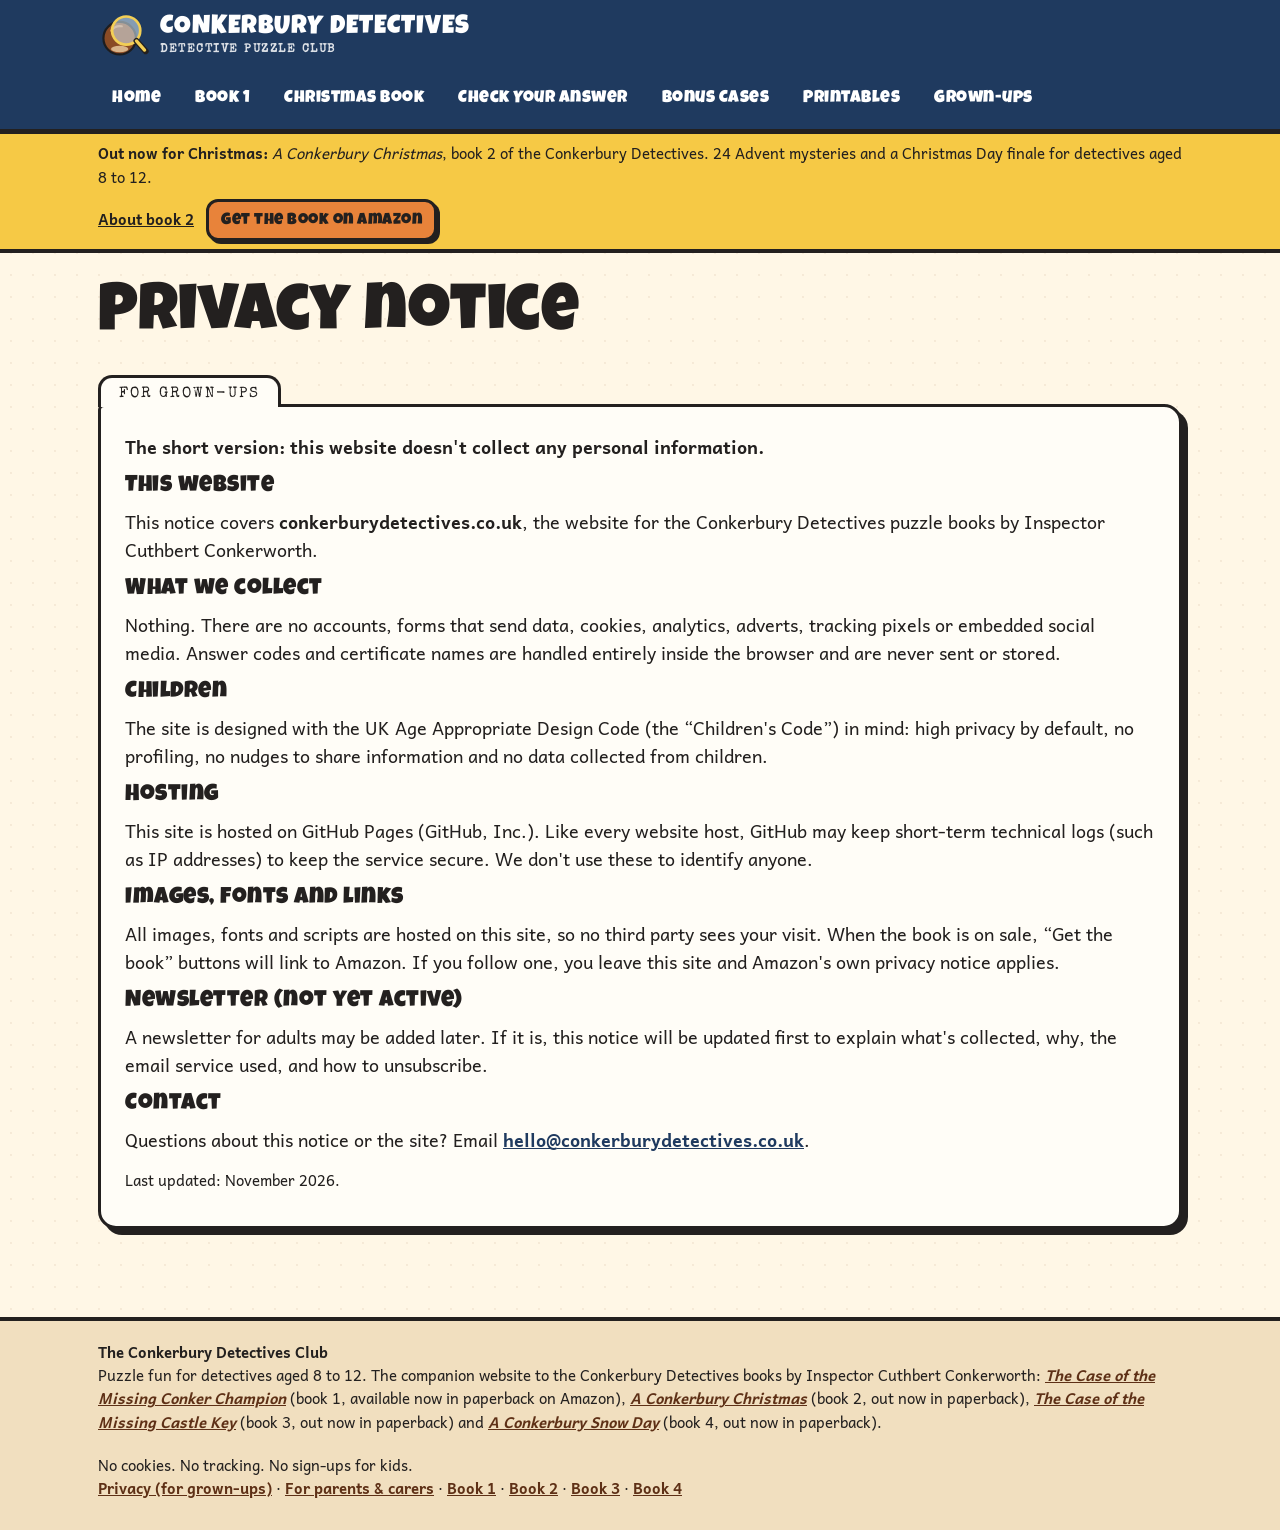
<file: privacy.html>
<!doctype html>
<html lang="en-GB">
<head>
<meta charset="utf-8">
<meta name="viewport" content="width=device-width, initial-scale=1">
<title>Privacy | The Conkerbury Detectives Club</title>
<meta name="description" content="Privacy notice for conkerburydetectives.co.uk. The site collects no personal information: no cookies, analytics, adverts or sign-ups.">
<meta name="referrer" content="no-referrer">
<meta name="robots" content="index, follow, max-image-preview:large">
<meta http-equiv="Content-Security-Policy" content="default-src 'self'; img-src 'self' data:; style-src 'self' 'unsafe-inline'; script-src 'self'; form-action 'none'; base-uri 'none'">
<link rel="canonical" href="https://conkerburydetectives.co.uk/privacy.html">
<meta property="og:type" content="website">
<meta property="og:site_name" content="The Conkerbury Detectives Club">
<meta property="og:locale" content="en_GB">
<meta property="og:title" content="Privacy | The Conkerbury Detectives Club">
<meta property="og:description" content="Privacy notice for conkerburydetectives.co.uk. The site collects no personal information: no cookies, analytics, adverts or sign-ups.">
<meta property="og:url" content="https://conkerburydetectives.co.uk/privacy.html">
<meta property="og:image" content="https://conkerburydetectives.co.uk/img/og-cover.jpg">
<meta property="og:image:width" content="1200">
<meta property="og:image:height" content="630">
<meta property="og:image:alt" content="Cover of The Conkerbury Detectives: The Case of the Missing Conker Champion by Inspector Cuthbert Conkerworth">
<meta name="twitter:card" content="summary_large_image">
<meta name="twitter:title" content="Privacy | The Conkerbury Detectives Club">
<meta name="twitter:description" content="Privacy notice for conkerburydetectives.co.uk. The site collects no personal information: no cookies, analytics, adverts or sign-ups.">
<meta name="twitter:image" content="https://conkerburydetectives.co.uk/img/og-cover.jpg">
<meta name="twitter:image:alt" content="Cover of The Conkerbury Detectives: The Case of the Missing Conker Champion by Inspector Cuthbert Conkerworth">
<link rel="stylesheet" href="style.css">
<link rel="icon" href="data:image/svg+xml,<svg xmlns='http://www.w3.org/2000/svg' viewBox='6 8 96 84'><circle cx='46.0' cy='54.0' r='30.0' fill='%238a4b25' stroke='%231d1d1f' stroke-width='4' /><path d='M30,40 Q38,30 50,32' fill='none' stroke='%23c98a5a' stroke-width='4' stroke-linejoin='round' stroke-linecap='round' /><ellipse cx='46.0' cy='74.0' rx='16.0' ry='6.0' fill='%23d9b48a' stroke='%231d1d1f' stroke-width='0' /><circle cx='58.0' cy='40.0' r='26.0' fill='rgba(217,236,247,.55)' stroke='%23F3CF55' stroke-width='5' /><path d='M77,59 L94,78' fill='none' stroke='%2323201f' stroke-width='11' stroke-linejoin='round' stroke-linecap='round' /><path d='M77,59 L92,76' fill='none' stroke='%23F3CF55' stroke-width='6' stroke-linejoin='round' stroke-linecap='round' /></svg>">
<script type="application/ld+json">
{
 "@context": "https://schema.org",
 "@graph": [
  {
   "@type": "Organization",
   "@id": "https://conkerburydetectives.co.uk/#org",
   "name": "The Conkerbury Detectives Club",
   "url": "https://conkerburydetectives.co.uk/",
   "logo": "https://conkerburydetectives.co.uk/img/logo.png",
   "email": "hello@conkerburydetectives.co.uk"
  },
  {
   "@type": "WebSite",
   "@id": "https://conkerburydetectives.co.uk/#website",
   "name": "The Conkerbury Detectives Club",
   "url": "https://conkerburydetectives.co.uk/",
   "inLanguage": "en-GB",
   "publisher": {
    "@id": "https://conkerburydetectives.co.uk/#org"
   },
   "description": "The companion website to the Conkerbury Detectives puzzle books for children aged 8 to 12."
  },
  {
   "@type": "WebPage",
   "@id": "https://conkerburydetectives.co.uk/privacy.html#page",
   "url": "https://conkerburydetectives.co.uk/privacy.html",
   "name": "Privacy | The Conkerbury Detectives Club",
   "description": "Privacy notice for conkerburydetectives.co.uk. The site collects no personal information: no cookies, analytics, adverts or sign-ups.",
   "isPartOf": {
    "@id": "https://conkerburydetectives.co.uk/#website"
   },
   "inLanguage": "en-GB"
  }
 ]
}
</script>
<script src="data/book.js"></script>
<script src="app.js" defer></script>
</head>
<body>
<a class="skip" href="#main">Skip to the case</a>
<header class="site"><div class="wrap">
<a class="brand" href="index.html"><svg xmlns="http://www.w3.org/2000/svg" viewBox="6 8 96 84"><circle cx="46.0" cy="54.0" r="30.0" fill="#8a4b25" stroke="#1d1d1f" stroke-width="4" /><path d="M30,40 Q38,30 50,32" fill="none" stroke="#c98a5a" stroke-width="4" stroke-linejoin="round" stroke-linecap="round" /><ellipse cx="46.0" cy="74.0" rx="16.0" ry="6.0" fill="#d9b48a" stroke="#1d1d1f" stroke-width="0" /><circle cx="58.0" cy="40.0" r="26.0" fill="rgba(217,236,247,.55)" stroke="#F3CF55" stroke-width="5" /><path d="M77,59 L94,78" fill="none" stroke="#23201f" stroke-width="11" stroke-linejoin="round" stroke-linecap="round" /><path d="M77,59 L92,76" fill="none" stroke="#F3CF55" stroke-width="6" stroke-linejoin="round" stroke-linecap="round" /></svg><span><b>CONKERBURY DETECTIVES</b><small>DETECTIVE PUZZLE CLUB</small></span></a>
<nav class="main" aria-label="Main"><a href="index.html">Home</a><a href="book.html">Book 1</a><a href="christmas.html">Christmas Book</a><a href="check.html">Check Your Answer</a><a href="bonus.html">Bonus Cases</a><a href="printables.html">Printables</a><a href="parents.html">Grown-ups</a></nav></div></header>
<div class="bookbar"><div class="wrap"><span><b>Out now for Christmas:</b> <i>A Conkerbury Christmas</i>, book 2 of the Conkerbury Detectives. 24 Advent mysteries and a Christmas Day finale for detectives aged 8 to 12.</span>
<span class="bb-btns"><a href="christmas.html">About book 2</a> <a class="btn buy sm" data-book2-link href="https://www.amazon.co.uk/dp/B0HQWWLQHN" rel="noopener">Get the book on Amazon</a></span></div></div>
<main id="main">

<h1>Privacy notice</h1>
<div class="folder"><span class="tab">FOR GROWN-UPS</span>
<p><b>The short version: this website doesn't collect any personal information.</b></p>
<h3>This website</h3>
<p>This notice covers <b>conkerburydetectives.co.uk</b>, the website for the Conkerbury Detectives puzzle books by Inspector Cuthbert Conkerworth.</p>
<h3>What we collect</h3>
<p>Nothing. There are no accounts, forms that send data, cookies, analytics, adverts, tracking pixels or embedded social media. Answer codes and certificate names are handled entirely inside the browser and are never sent or stored.</p>
<h3>Children</h3>
<p>The site is designed with the UK Age Appropriate Design Code (the &ldquo;Children's Code&rdquo;) in mind: high privacy by default, no profiling, no nudges to share information and no data collected from children.</p>
<h3>Hosting</h3>
<p>This site is hosted on GitHub Pages (GitHub, Inc.). Like every website host, GitHub may keep short-term technical logs (such as IP addresses) to keep the service secure. We don't use these to identify anyone.</p>
<h3>Images, fonts and links</h3>
<p>All images, fonts and scripts are hosted on this site, so no third party sees your visit. When the book is on sale, &ldquo;Get the book&rdquo; buttons will link to Amazon. If you follow one, you leave this site and Amazon's own privacy notice applies.</p>
<h3>Newsletter (not yet active)</h3>
<p>A newsletter for adults may be added later. If it is, this notice will be updated first to explain what's collected, why, the email service used, and how to unsubscribe.</p>
<h3>Contact</h3>
<p>Questions about this notice or the site? Email <a href="mailto:hello@conkerburydetectives.co.uk">hello@conkerburydetectives.co.uk</a>.</p>
<p class="small">Last updated: November 2026.</p>
</div>

</main>
<footer class="site"><div class="wrap">
<div><b>The Conkerbury Detectives Club</b><br>Puzzle fun for detectives aged 8 to 12. The companion website to the Conkerbury Detectives books by Inspector Cuthbert Conkerworth: <a href="book.html"><i>The Case of the Missing Conker Champion</i></a> (book 1, available now in paperback on Amazon), <a href="christmas.html"><i>A Conkerbury Christmas</i></a> (book 2, out now in paperback), <a href="https://www.amazon.co.uk/dp/B0HSLJS7NC" rel="noopener"><i>The Case of the Missing Castle Key</i></a> (book 3, out now in paperback) and <a href="https://www.amazon.co.uk/dp/B0HSLGW7PN" rel="noopener"><i>A Conkerbury Snow Day</i></a> (book 4, out now in paperback).</div>
<div>No cookies. No tracking. No sign-ups for kids.<br><a href="privacy.html">Privacy (for grown-ups)</a> &middot; <a href="parents.html">For parents &amp; carers</a> &middot; <a href="book.html">Book 1</a> &middot; <a href="christmas.html">Book 2</a> &middot; <a href="https://www.amazon.co.uk/dp/B0HSLJS7NC" rel="noopener">Book 3</a> &middot; <a href="https://www.amazon.co.uk/dp/B0HSLGW7PN" rel="noopener">Book 4</a></div>
</div></footer>
</body></html>
</file>
<file: style.css>
@font-face { font-family: "Luckiest Guy"; src: url(fonts/LuckiestGuy-Regular.woff) format("woff"); font-display: swap; }
@font-face { font-family: "Special Elite"; src: url(fonts/SpecialElite-Regular.woff) format("woff"); font-display: swap; }
@font-face { font-family: "Patrick Hand"; src: url(fonts/PatrickHand-Regular.woff) format("woff"); font-display: swap; }
@font-face { font-family: "Andika"; src: url(fonts/Andika-Regular.woff) format("woff"); font-display: swap; }
@font-face { font-family: "Andika"; font-weight: bold; src: url(fonts/Andika-Bold.woff) format("woff"); font-display: swap; }

:root {
  --ink: #23201f; --cream: #fff7e6; --paper: #fffdf7; --conker: #8a4b25; --conker-dark: #5e3016;
  --orange: #e8833a; --yellow: #f6c945; --navy: #1f3a5f; --green: #3e8e5a; --red: #c94f4f; --sky: #d9ecf7;
  --radius: 18px;
}
* { box-sizing: border-box; }
html { scroll-behavior: smooth; }
body { margin: 0; font-family: "Andika", system-ui, sans-serif; color: var(--ink); background: var(--cream);
  background-image: radial-gradient(rgba(138,75,37,.08) 1.2px, transparent 1.3px); background-size: 22px 22px;
  font-size: 18px; line-height: 1.55; }
a { color: var(--navy); font-weight: bold; }
img, svg { max-width: 100%; }
.skip { position: absolute; left: -999px; } .skip:focus { left: 12px; top: 12px; background: #fff; padding: 8px 12px; z-index: 9; }

/* header */
header.site { background: var(--navy); color: #fff; border-bottom: 5px solid var(--ink); position: relative; }
header.site .wrap { display: flex; align-items: center; gap: 14px; padding: 10px 18px; max-width: 1120px; margin: 0 auto; flex-wrap: wrap; }
.brand { display: flex; align-items: center; gap: 10px; color: #fff; text-decoration: none; margin-right: auto; }
.brand svg { width: 52px; height: 52px; flex: none; }
.brand b { font-family: "Luckiest Guy"; font-weight: normal; font-size: 26px; letter-spacing: 1px; line-height: 1; }
.brand small { display: block; font-family: "Special Elite"; font-size: 12px; letter-spacing: 1.5px; opacity: .85; }
nav.main { display: flex; gap: 6px; flex-wrap: wrap; }
nav.main a { color: #fff; text-decoration: none; font-family: "Luckiest Guy"; font-weight: normal; font-size: 17px; letter-spacing: .5px;
  padding: 8px 12px 5px; border-radius: 12px; border: 2.5px solid transparent; }
nav.main a:hover, nav.main a:focus-visible { border-color: var(--yellow); }
nav.main a[aria-current="page"] { background: var(--yellow); color: var(--ink); border-color: var(--ink); }

main { max-width: 1120px; margin: 0 auto; padding: 28px 18px 60px; }
h1, h2, h3 { font-family: "Luckiest Guy", cursive; font-weight: normal; letter-spacing: .5px; line-height: 1.08; margin: 0 0 .35em; }
h1 { font-size: clamp(38px, 6.4vw, 66px); }
h2 { font-size: clamp(28px, 4vw, 40px); }
h3 { font-size: 23px; }
p { margin: 0 0 .8em; }
.lead { font-size: 21px; }
.hand { font-family: "Patrick Hand", cursive; font-size: 22px; line-height: 1.3; }
.stamp { display: inline-block; font-family: "Special Elite"; letter-spacing: 2px; border: 3px solid currentColor; border-radius: 8px;
  padding: 3px 10px; transform: rotate(-4deg); text-transform: uppercase; }
.stamp.red { color: var(--red); }

/* folders and cards */
.folder { position: relative; background: var(--paper); border: 3.5px solid var(--ink); border-radius: 6px var(--radius) var(--radius) var(--radius);
  padding: 26px 24px 22px; box-shadow: 6px 6px 0 var(--ink); margin: 52px 0 28px; }
.folder > .tab { position: absolute; top: -32px; left: -3.5px; background: var(--paper); border: 3.5px solid var(--ink); border-bottom: none;
  border-radius: 14px 14px 0 0; padding: 4px 18px 2px; font-family: "Special Elite"; letter-spacing: 2px; font-size: 15px; }
.folder.manila { background: #f7e3b5; } .folder.manila > .tab { background: #f7e3b5; }
.folder.sky { background: var(--sky); } .folder.sky > .tab { background: var(--sky); }
.grid { display: grid; gap: 22px; }
.g2 { grid-template-columns: repeat(2, 1fr); } .g3 { grid-template-columns: repeat(3, 1fr); } .g4 { grid-template-columns: repeat(4, 1fr); }
@media (max-width: 860px) { .g3, .g4 { grid-template-columns: repeat(2, 1fr); } }
@media (max-width: 560px) { nav.main a { font-size: 15px; padding: 6px 8px 3px; } .brand b { font-size: 22px; } .brand svg { width: 42px; height: 42px; }
  .card { padding: 10px; } .card h3 { font-size: 20px; } .folder { padding: 22px 16px 18px; }
  .g2, .g3 { grid-template-columns: 1fr; } body { font-size: 17px; } .lead { font-size: 19px; } }
.card { background: #fff; border: 3px solid var(--ink); border-radius: var(--radius); padding: 16px; box-shadow: 4px 4px 0 var(--ink); }
.card .pic { background: var(--sky); border: 3px solid var(--ink); border-radius: 12px; overflow: hidden; margin-bottom: 10px; aspect-ratio: 1 / 1; display: flex; align-items: flex-end; justify-content: center; }
.card .pic svg { width: 100%; height: 100%; }
.card h3 { margin-bottom: .15em; }
.card .role { font-family: "Special Elite"; font-size: 14px; letter-spacing: 1px; margin-bottom: 6px; }

/* hero */
.hero { display: grid; grid-template-columns: 1.15fr .85fr; gap: 26px; align-items: center; }
.hero .art { position: relative; }
@media (max-width: 760px) { .hero { grid-template-columns: 1fr; } }
.btn { display: inline-block; font-family: "Luckiest Guy"; font-weight: normal; font-size: 21px; letter-spacing: .5px; text-decoration: none; color: var(--ink);
  background: var(--yellow); border: 3.5px solid var(--ink); border-radius: 16px; padding: 12px 20px 8px; box-shadow: 4px 4px 0 var(--ink); cursor: pointer;
  transition: transform .08s, box-shadow .08s; }
.btn:hover { transform: translate(-1px, -1px); box-shadow: 5px 5px 0 var(--ink); }
.btn:active { transform: translate(3px, 3px); box-shadow: 1px 1px 0 var(--ink); }
.btn.alt { background: #fff; } .btn.go { background: var(--green); color: #fff; }
.btn[disabled] { opacity: .5; cursor: not-allowed; transform: none; box-shadow: 4px 4px 0 var(--ink); }
.btns { display: flex; gap: 14px; flex-wrap: wrap; margin-top: 16px; }

.steps { counter-reset: s; list-style: none; padding: 0; margin: 0; }
.steps li { counter-increment: s; position: relative; padding: 4px 0 12px 58px; min-height: 52px; }
.steps li::before { content: counter(s); position: absolute; left: 0; top: 0; width: 44px; height: 44px; border-radius: 50%; background: var(--orange);
  border: 3px solid var(--ink); font-family: "Luckiest Guy"; font-size: 24px; display: flex; align-items: center; justify-content: center; padding-top: 4px; }

.note { background: #fff; border: 3px dashed var(--conker); border-radius: 14px; padding: 12px 16px; }
.small { font-size: 15px; }

/* forms */
label { font-weight: bold; display: block; margin-bottom: 6px; }
input[type=text], input[type=email], select { font: inherit; font-size: 22px; padding: 10px 14px; border: 3px solid var(--ink); border-radius: 12px; width: 100%; background: #fff; }
input.code { font-family: "Special Elite"; letter-spacing: 4px; text-transform: uppercase; font-size: 28px; }
input:focus-visible, select:focus-visible, .btn:focus-visible, a:focus-visible { outline: 4px solid var(--orange); outline-offset: 3px; }
input[disabled] { background: #eee; }

.result { margin-top: 20px; border-radius: var(--radius); border: 3.5px solid var(--ink); padding: 18px 20px; display: none; }
.result.show { display: block; animation: pop .35s ease-out; }
.result.ok { background: #dff3e4; } .result.no { background: #fff1d6; }
@keyframes pop { from { transform: scale(.94); opacity: 0; } to { transform: scale(1); opacity: 1; } }
.confetti { position: fixed; inset: 0; pointer-events: none; overflow: hidden; z-index: 20; }
.confetti i { position: absolute; top: -20px; width: 22px; height: 22px; animation: fall linear forwards; }
@keyframes fall { to { transform: translateY(110vh) rotate(540deg); } }
@media (prefers-reduced-motion: reduce) { .confetti { display: none; } .result.show { animation: none; } html { scroll-behavior: auto; } }

/* book: header bar, hero, buttons */
.bookbar { background: var(--yellow); border-bottom: 4px solid var(--ink); font-size: 15px; }
.bookbar .wrap { max-width: 1120px; margin: 0 auto; padding: 8px 18px; display: flex; gap: 10px 18px; align-items: center; justify-content: space-between; flex-wrap: wrap; }
.bookbar .bb-btns { display: flex; gap: 12px; align-items: center; flex-wrap: wrap; }
.bookbar a { color: var(--ink); }
.btn.buy { background: var(--orange); color: var(--ink); }
.btn.buy.soon::after { content: " \2192"; }
.btn.sm { font-size: 16px; padding: 7px 12px 4px; border-width: 3px; box-shadow: 3px 3px 0 var(--ink); border-radius: 12px; }
.btn.big { font-size: 25px; padding: 14px 24px 10px; }
.bookhero { display: grid; grid-template-columns: 340px 1fr; gap: 34px; align-items: center; margin: 6px 0 20px; }
.bookhero .cover img { display: block; width: 100%; height: auto; border: 4px solid var(--ink); border-radius: 8px; box-shadow: 8px 8px 0 var(--ink); transform: rotate(-1.5deg); }
.bookhero h1 { font-size: clamp(34px, 4.6vw, 52px); }
.bookhero h1 .t2 { display: block; color: var(--navy); font-size: .7em; margin-top: .15em; }
.byline { font-family: "Special Elite"; font-size: 19px; letter-spacing: 1px; margin-top: -.2em; }
.hero.club { margin-top: 40px; }
ul.tight { padding-left: 1.1em; margin: 0 0 .8em; } ul.tight li { margin-bottom: .25em; }
table.facts { border-collapse: collapse; width: 100%; } table.facts th, table.facts td { text-align: left; padding: 7px 10px; border-bottom: 2px dashed #c9b48f; vertical-align: top; }
table.facts th { width: 30%; font-family: "Special Elite"; font-weight: normal; letter-spacing: 1px; }
@media (max-width: 760px) { .bookhero { grid-template-columns: 1fr; } .bookhero .cover { max-width: 260px; margin: 0 auto; } .bookbar .wrap > span:first-child { display: none; } .bookbar .wrap { justify-content: center; } }
@media print { .bookbar { display: none !important; } }

footer.site { border-top: 4px solid var(--ink); background: #f1dfbf; font-size: 15px; }
footer.site .wrap { max-width: 1120px; margin: 0 auto; padding: 20px 18px 30px; display: flex; gap: 20px; flex-wrap: wrap; justify-content: space-between; }
footer.site a { color: var(--conker-dark); }

/* bonus case */
.suspects { display: grid; grid-template-columns: repeat(4, 1fr); gap: 16px; }
@media (max-width: 860px) { .suspects { grid-template-columns: repeat(2, 1fr); } }
.clue { display: flex; gap: 12px; align-items: flex-start; background: #fff; border: 3px solid var(--ink); border-radius: 14px; padding: 10px 14px; margin-bottom: 10px; }
.clue b.n { flex: none; width: 38px; height: 38px; border-radius: 50%; background: var(--navy); color: #fff; display: flex; align-items: center; justify-content: center;
  font-family: "Luckiest Guy"; font-weight: normal; font-size: 20px; padding-top: 3px; }
.locked { text-align: center; padding: 30px 10px; }
.locked svg { width: 120px; }

/* printables */
.printable { background: #fff; border: 3px solid var(--ink); border-radius: 10px; padding: 26px; margin: 20px 0; }
.cert { border: 10px double var(--conker); text-align: center; padding: 30px 26px; background: #fffaf0; position: relative; }
.cert .who { font-family: "Patrick Hand"; font-size: 46px; border-bottom: 3px solid var(--ink); display: inline-block; min-width: 60%; min-height: 66px; }
.sheet table { width: 100%; border-collapse: collapse; }
.sheet td, .sheet th { border: 2px solid var(--ink); padding: 6px; height: 46px; text-align: left; vertical-align: top; }
.sheet th { background: #eee; font-size: 15px; }
.lines { height: 34px; border-bottom: 2px solid #999; }
@media print {
  header.site, footer.site, .noprint, nav { display: none !important; }
  body { background: #fff; font-size: 13pt; }
  main { padding: 0; max-width: none; }
  .printable { border: none; margin: 0; padding: 0; break-after: page; page-break-after: always; break-inside: avoid; }
  .cert { break-inside: avoid; }
  @page { size: A4; margin: 12mm; }
}

/* ---- Book 2: A Conkerbury Christmas */
.bookhero.xmasbox { background: #b3262d; color: #fff; border: 3.5px solid var(--ink); border-radius: var(--radius); box-shadow: 6px 6px 0 var(--ink);
  padding: 24px; margin: 28px 0; background-image: radial-gradient(#ffffff55 2px, transparent 2.5px); background-size: 26px 26px; }
.bookhero.xmasbox h2, .bookhero.xmasbox .lead, .bookhero.xmasbox a:not(.btn) { color: #fff; }
.bookhero.xmasbox .stamp.red { color: #fff; }

/* "Choose your book" picker on check.html */
.bookpick { display: flex; align-items: center; gap: 12px; }
.bookpick img { width: 56px; height: 72px; object-fit: cover; flex: 0 0 auto; border: 2px solid var(--ink); border-radius: 6px; background: #fff; }
.bookpick select { flex: 1 1 auto; min-width: 0; font-size: 19px; }
#check-form label[for="case"] { display: block; }
@media (max-width: 420px) { .bookpick img { width: 44px; height: 57px; } }

/* Free downloads grid (printables.html) */
.downloads { margin: 18px 0 28px; }
.dl-grid { list-style: none; padding: 0; margin: 14px 0; display: grid; grid-template-columns: repeat(auto-fill, minmax(190px, 1fr)); gap: 16px; }
.dl-card { background: var(--paper); border: 3px solid var(--ink); border-radius: 10px; padding: 10px; display: flex; flex-direction: column; gap: 6px; }
.dl-card a { color: var(--ink); text-decoration: none; display: flex; flex-direction: column; gap: 8px; }
.dl-card a:hover .dl-title, .dl-card a:focus-visible .dl-title { text-decoration: underline; }
.dl-card a:focus-visible { outline: 3px solid var(--orange); outline-offset: 3px; }
.dl-card img { width: 100%; height: auto; border: 1.5px solid var(--ink); border-radius: 4px; background: #fff; }
.dl-title { font-weight: 700; font-size: 1.05rem; }
.dl-meta { font-size: .85rem; color: #555; }
.dl-adult { border-left: 5px solid var(--yellow); padding-left: 10px; }
@media print { .downloads { display: none !important; } }

/* ---- Books 3 and 4, out now */
.soonbox .card.soon { display: grid; grid-template-columns: 150px 1fr; gap: 16px; align-items: start; }
.soonbox .card.soon img { display: block; width: 100%; height: auto; border: 3px solid var(--ink); border-radius: 6px; box-shadow: 4px 4px 0 var(--ink); }
.soonbox .card.soon h3 { margin-top: 10px; }
@media (max-width: 860px) { .soonbox .grid.g2 { grid-template-columns: 1fr; } }
@media (max-width: 420px) { .soonbox .card.soon { grid-template-columns: 1fr; } .soonbox .card.soon img { max-width: 200px; } }
</file>
